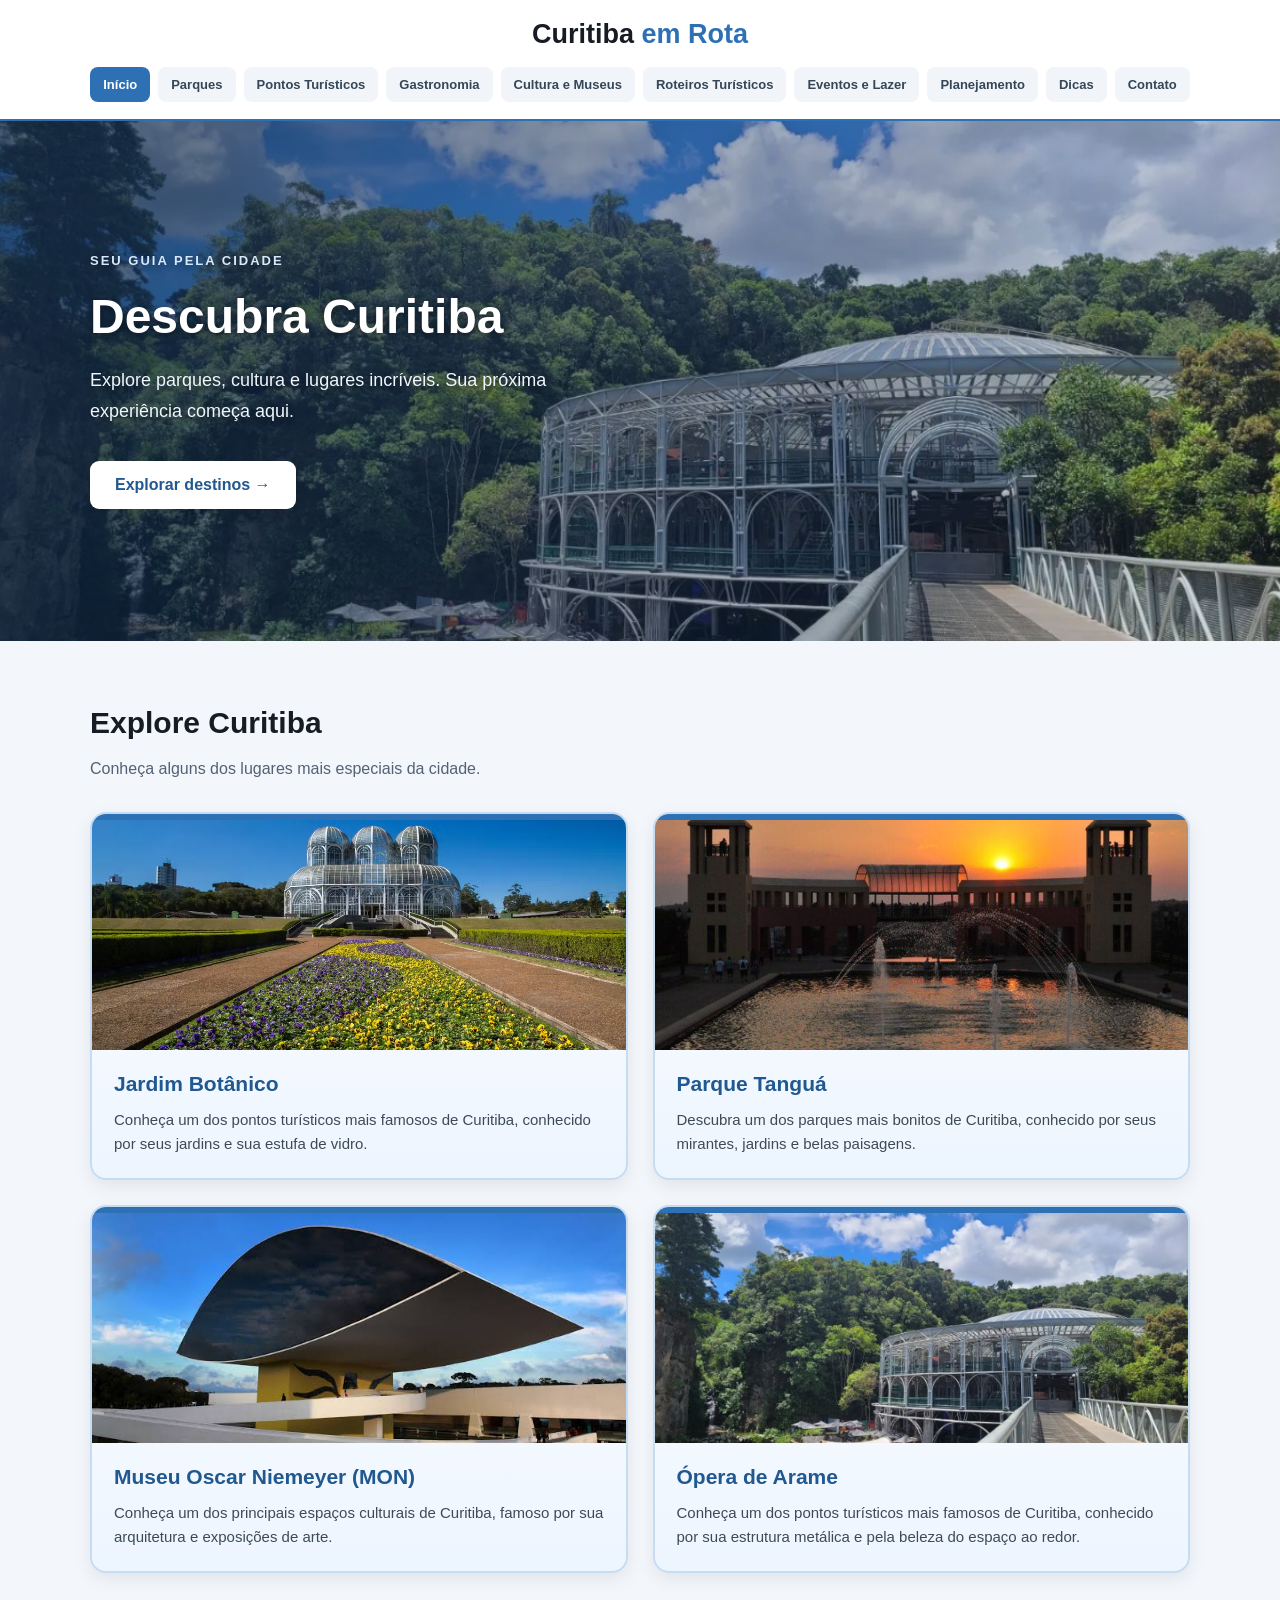
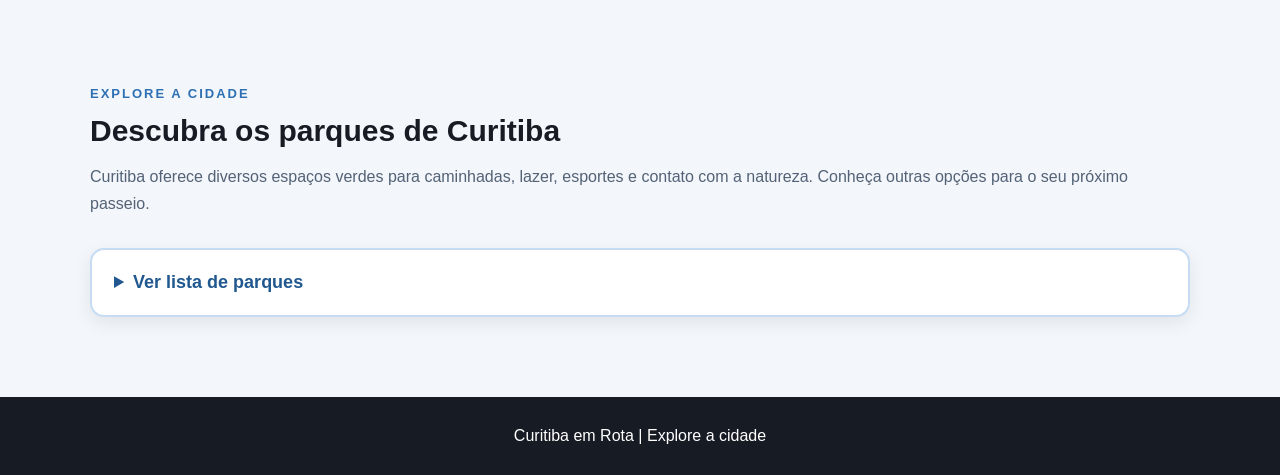
<file: index.html>
<!DOCTYPE html>
<html lang="pt-BR">
<head>
    <meta charset="UTF-8">
    <meta name="viewport" content="width=device-width, initial-scale=1.0">
    <title>Curitiba em Rota</title>
    <meta http-equiv="refresh" content="0; url=Projeto%20Curitiba%20em%20Rota.2026%20-%20Copia/HTML/index.html">
</head>
<body>
    <p>Redirecionando para Curitiba em Rota...</p>
    <a href="Projeto%20Curitiba%20em%20Rota.2026%20-%20Copia/HTML/index.html">Acessar o site</a>
</body>
</html>
</file>
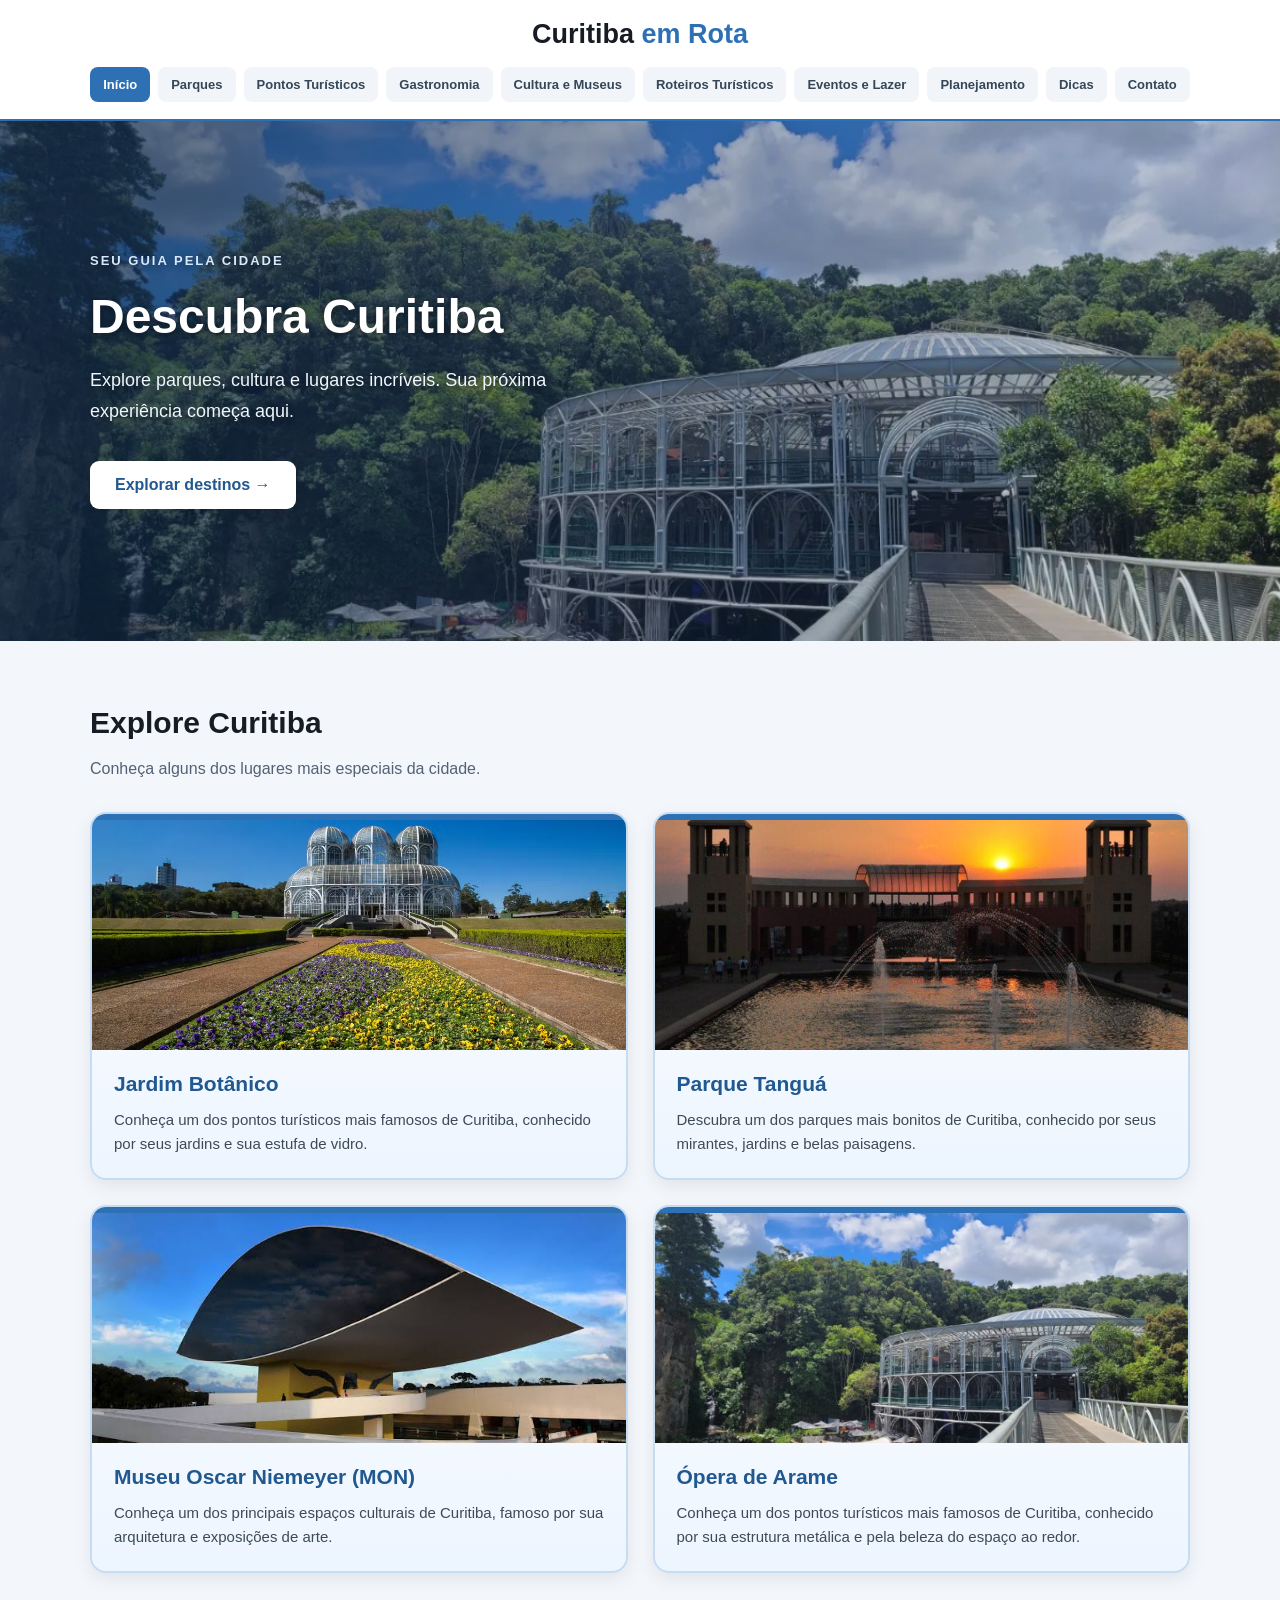
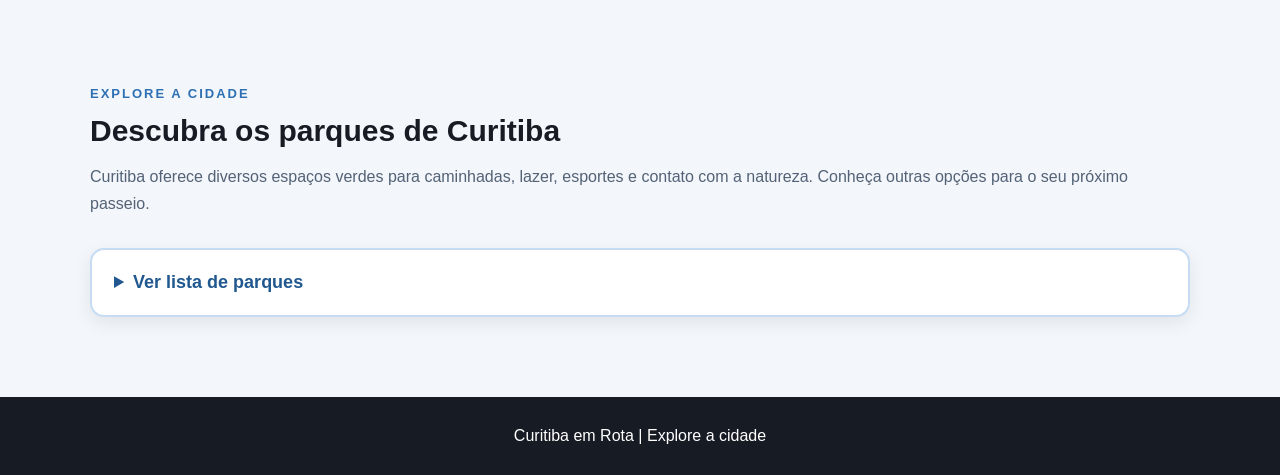
<file: Projeto Curitiba em Rota.2026 - Copia/HTML/index.html>
<!DOCTYPE html>
<html lang="pt-BR">

<head>
    <meta charset="UTF-8">
    <meta name="viewport" content="width=device-width, initial-scale=1.0">
    <meta name="description" content="Explore os parques, pontos turísticos e atrações culturais de Curitiba.">

    <title>Curitiba em Rota | Guia Turístico</title>
    <link rel="stylesheet" href="../CSS/style.css">
    <script src="../JavaScripts/scripts.js" defer></script>
</head>

<body>

    <header class="topo">
        <div class="container topo-conteudo">

            <a href="index.html" class="logo">
                Curitiba <span>em Rota</span>
            </a>

            <nav class="menu" aria-label="Menu principal">
                <a href="index.html" aria-current="page">Início</a>
                <a href="parques.html">Parques</a>
                <a href="pontos.turisticos.html">Pontos Turísticos</a>
                <a href="gastronomia.html">Gastronomia</a>
                <a href="cultura.html">Cultura e Museus</a>
                <a href="roteiros.html">Roteiros Turísticos</a>
                <a href="eventos.html">Eventos e Lazer</a>
                <a href="planejamento.html">Planejamento</a>
                <a href="dicas.html">Dicas</a>
                <a href="contato.html">Contato</a>
            </nav>

        </div>
    </header>

    <main>

        <section class="destaque destaque-inicio">

            <div class="slide ativo"
                style="background-image: url('../Imagem/opera-de-arame.pjg.png');">
            </div>

            <div class="slide"
                style="background-image: url('../Imagem/Jardim\ botanico.png');">
            </div>

            <div class="slide"
                style="background-image: url('../Imagem/Parque-Tangua-720x511.jpg');">
            </div>

            <div class="slide"
                style="background-image: url('../Imagem/bondinho.jpg');">
            </div>

            <div class="slide"
                style="background-image: url('../Imagem/images.mon.jpg');">
            </div>

            <div class="slide"
                style="background-image: url('../Imagem/Parque.barigui.jpg');">
            </div>

            <div class="slide"
                style="background-image: url('../Imagem/tingui.jpg');">
            </div>

            <div class="slide"
                style="background-image: url('../Imagem/bacacheri.jpg');">
            </div>

            <div class="slide"
                style="background-image: url('../Imagem/passauna.jpg');">
            </div>

            <div class="container">

                <p class="etiqueta">
                    SEU GUIA PELA CIDADE
                </p>

                <h1>Descubra Curitiba</h1>

                <p class="destaque-texto">
                    Explore parques, cultura e lugares incríveis.
                    Sua próxima experiência começa aqui.
                </p>

                <a href="#destinos" class="botao">
                    Explorar destinos →
                </a>

            </div>

        </section>

        <section id="destinos" class="destinos container">

            <h2>Explore Curitiba</h2>

            <p class="subtitulo">
                Conheça alguns dos lugares mais especiais da cidade.
            </p>

            <div class="grade-cartoes">

                <a href="parques.html" class="cartao">

                    <img
                        src="../Imagem/Jardim botanico.png"
                        alt="Estufa do Jardim Botânico de Curitiba"
                        loading="lazy">

                    <div class="cartao-conteudo">

                        <h3>Jardim Botânico</h3>

                        <p>
                            Conheça um dos pontos turísticos mais famosos
                            de Curitiba, conhecido por seus jardins
                            e sua estufa de vidro.
                        </p>

                    </div>

                </a>

                <a href="parques.html" class="cartao">

                    <img
                        src="../Imagem/Parque-Tangua-720x511.jpg"
                        alt="Paisagem do Parque Tanguá"
                        loading="lazy">

                    <div class="cartao-conteudo">

                        <h3>Parque Tanguá</h3>

                        <p>
                            Descubra um dos parques mais bonitos de Curitiba,
                            conhecido por seus mirantes, jardins
                            e belas paisagens.
                        </p>

                    </div>

                </a>

                <a href="cultura.html" class="cartao">

                    <img
                        src="../Imagem/images.mon.jpg"
                        alt="Museu Oscar Niemeyer em Curitiba"
                        loading="lazy">

                    <div class="cartao-conteudo">

                        <h3>Museu Oscar Niemeyer (MON)</h3>

                        <p>
                            Conheça um dos principais espaços culturais
                            de Curitiba, famoso por sua arquitetura
                            e exposições de arte.
                        </p>

                    </div>

                </a>

                <a href="pontos-turisticos.html" class="cartao">

                    <img
                        src="../Imagem/opera-de-arame.pjg.png"
                        alt="Ópera de Arame em Curitiba"
                        loading="lazy">

                    <div class="cartao-conteudo">

                        <h3>Ópera de Arame</h3>

                        <p>
                            Conheça um dos pontos turísticos mais famosos
                            de Curitiba, conhecido por sua estrutura
                            metálica e pela beleza do espaço ao redor.
                        </p>

                    </div>

                </a>

            </div>

        </section>

        <section class="catalogo-parques container">

            <p class="etiqueta-catalogo">
                EXPLORE A CIDADE
            </p>

            <h2>Descubra os parques de Curitiba</h2>

            <p class="subtitulo">
                Curitiba oferece diversos espaços verdes para caminhadas,
                lazer, esportes e contato com a natureza.
                Conheça outras opções para o seu próximo passeio.
            </p>

            <details class="catalogo-lista">

                <summary>Ver lista de parques</summary>

                <ul class="nomes-parques">
                    <li>Parque Atuba</li>
                    <li>Parque Bacacheri</li>
                    <li>Parque Barigui</li>
                    <li>Parque Barreirinha</li>
                    <li>Parque Caiuá</li>
                    <li>Parque Cambuí</li>
                    <li>Parque das Nascentes do Belém</li>
                    <li>Parque das Pedreiras</li>
                    <li>Parque Diadema</li>
                    <li>Parque do Centenário da Imigração Japonesa</li>
                    <li>Parque dos Tropeiros</li>
                    <li>Parque Gomm</li>
                    <li>Parque Guairacá</li>
                    <li>Parque Italiano</li>
                    <li>Parque Lago Azul</li>
                    <li>Parque Linear Cajuru</li>
                    <li>Parque Linear Mairi</li>
                    <li>Parque Linear Mané Garrincha</li>
                    <li>Parque Yberê</li>
                    <li>Parque Náutico</li>
                    <li>Parque Olímpico do Cajuru</li>
                    <li>Parque Passaúna</li>
                    <li>Parque Pinhal de Santana</li>
                    <li>Parque São Lourenço</li>
                    <li>Parque do Semeador</li>
                    <li>Parque Tanguá</li>
                    <li>Parque Tingui</li>
                    <li>Parque Túlio Vargas</li>
                    <li>Parque Vista Alegre</li>
                    <li>Parque Costa</li>
                    <li>Parque São Francisco de Assis</li>
                    <li>Parque Rio Bonito do Tatuquara</li>
                </ul>

                <p class="aviso-catalogo">
                    Catálogo em ampliação. Outros parques
                    e bosques serão adicionados.
                </p>

            </details>

        </section>

    </main>

    <footer class="rodape text-center">
        <p>Curitiba em Rota | Explore a cidade</p>
    </footer>

</body>
</html>
</file>
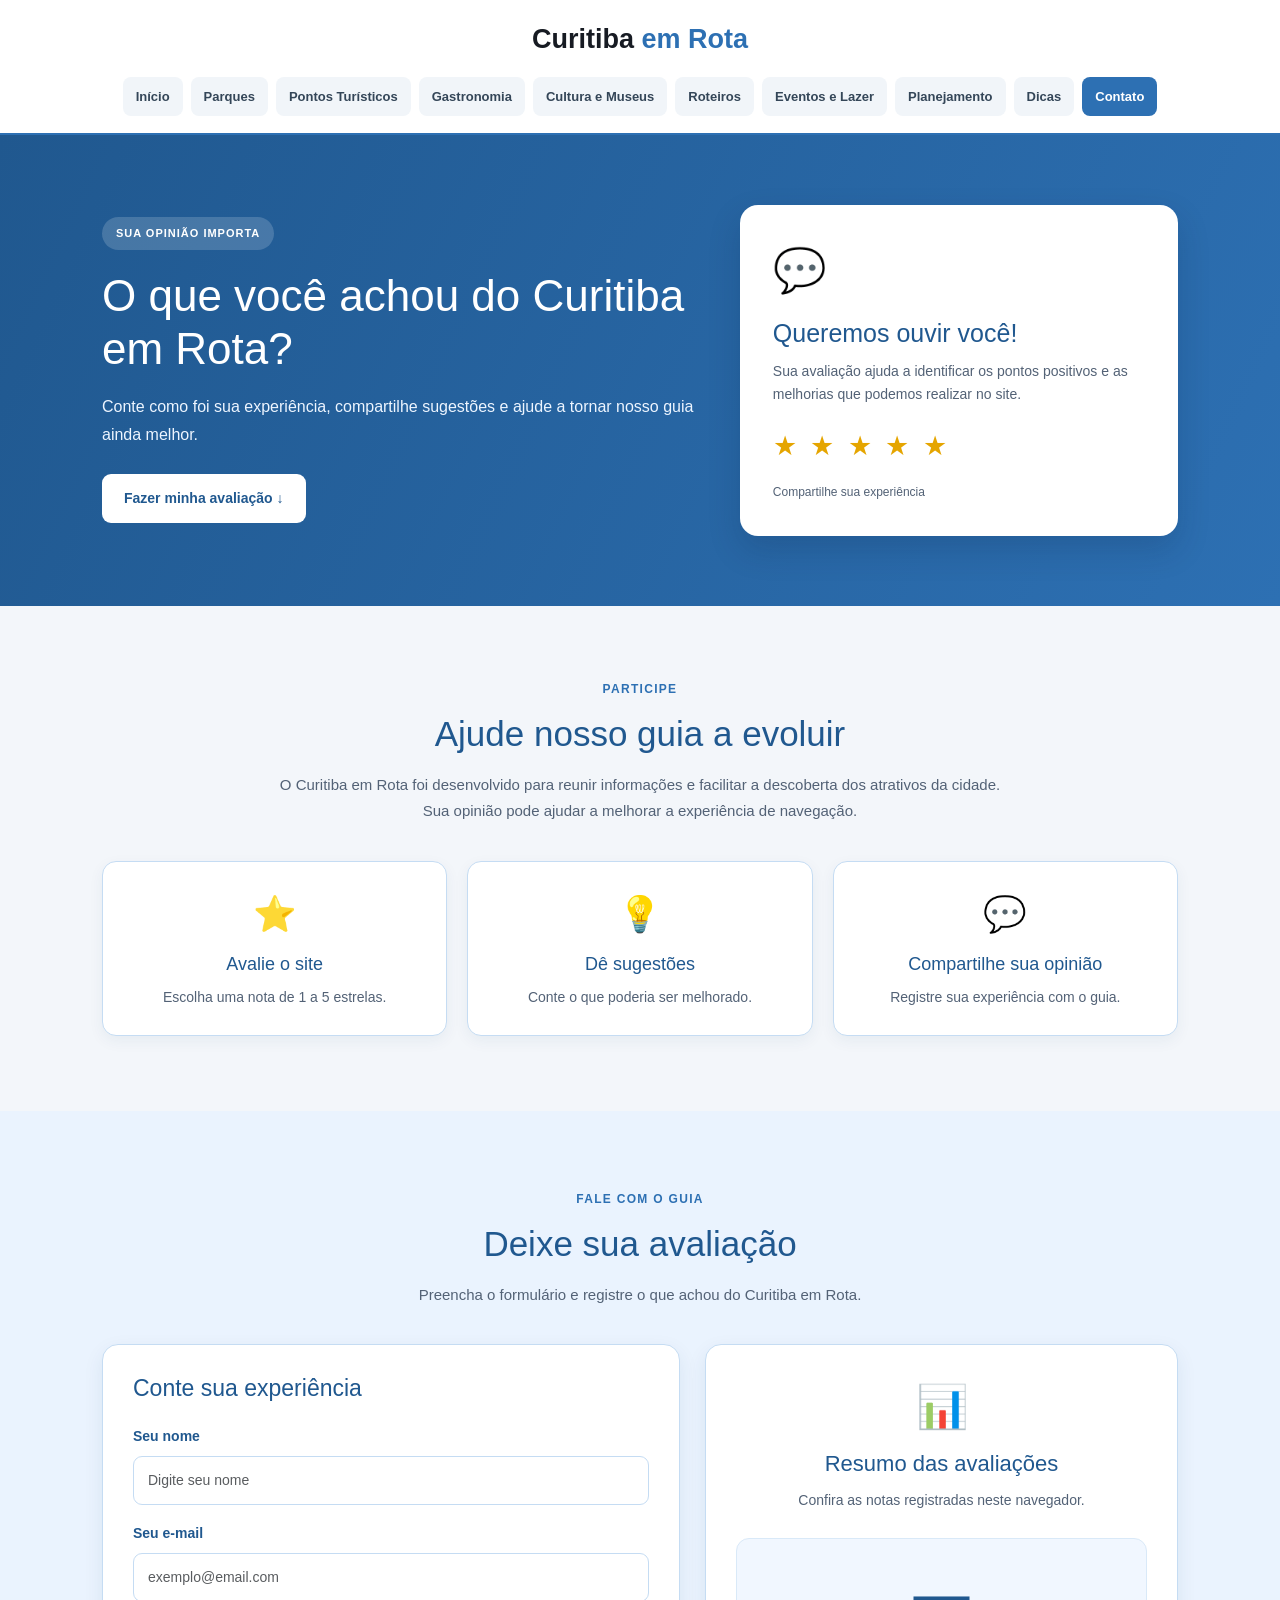
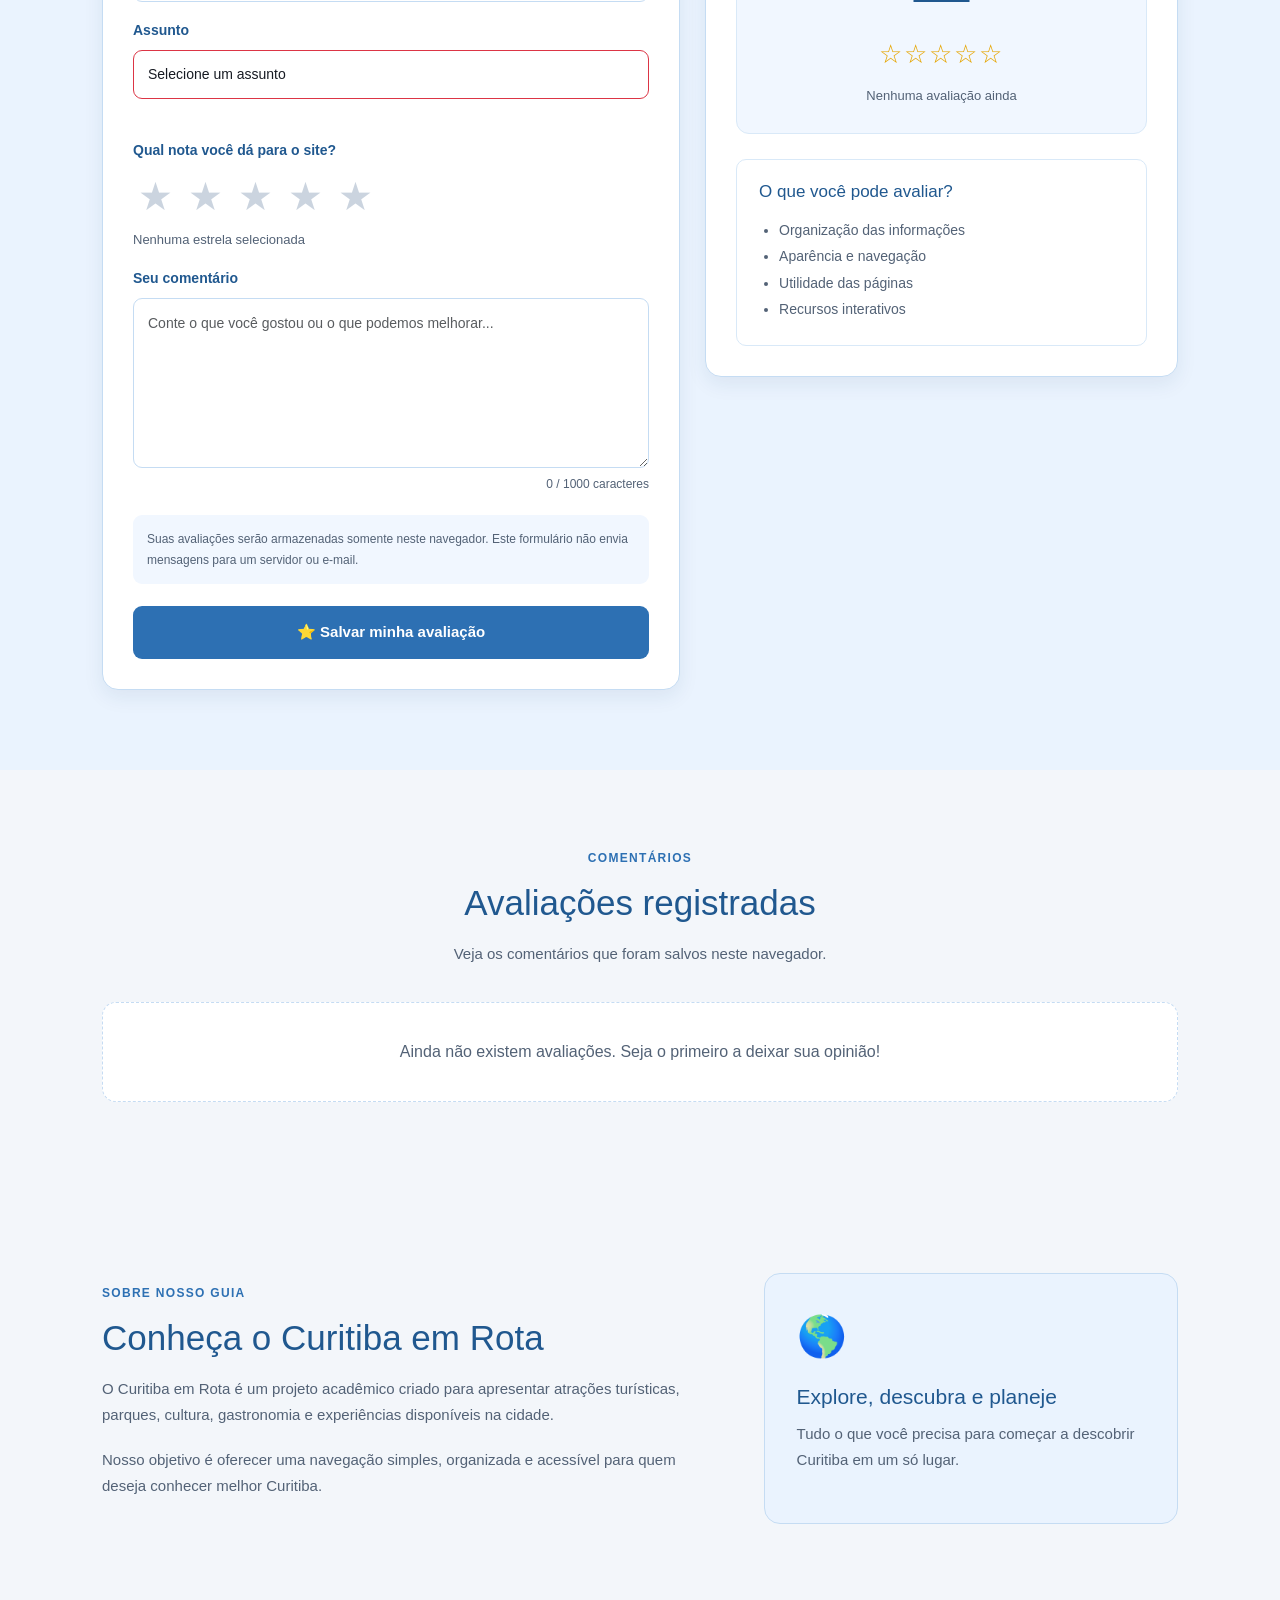
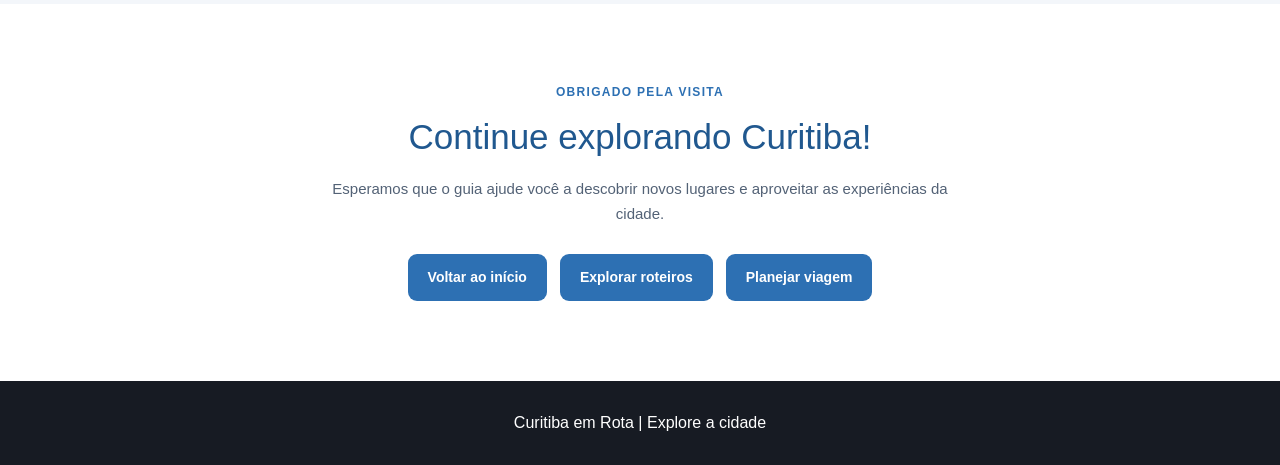
<file: Projeto Curitiba em Rota.2026 - Copia/HTML/contato.html>
<!DOCTYPE html>
<html lang="pt-BR">

<head>
    <meta charset="UTF-8">
    <meta name="viewport"
          content="width=device-width, initial-scale=1.0">
    <meta name="description"
          content="Avalie o Curitiba em Rota e compartilhe sua opinião sobre nosso guia turístico.">
    <title>Contato e Avaliação | Curitiba em Rota</title>

        <link rel="stylesheet" href="../Bootstrap/css/bootstrap.min.css">
        <link rel="stylesheet" href="../CSS/style.css">

        <script src="../Bootstrap/js/bootstrap.bundle.min.js" defer></script>
        <script src="../JavaScripts/contato.js" defer></script>
</head>

<body class="pagina-contato">

    <header class="topo">
        <div class="container topo-conteudo">
            <a href="index.html" class="logo">
                Curitiba <span>em Rota</span>
            </a>

            <nav class="menu" aria-label="Menu principal">
                <a href="index.html">Início</a>
                <a href="parques.html">Parques</a>
                <a href="pontos.turisticos.html">
                    Pontos Turísticos
                </a>
                <a href="gastronomia.html">Gastronomia</a>
                <a href="cultura.html">Cultura e Museus</a>
                <a href="roteiros.html">Roteiros</a>
                <a href="eventos.html">Eventos e Lazer</a>
                <a href="planejamento.html">Planejamento</a>
                <a href="dicas.html">Dicas</a>
                <a href="contato.html" aria-current="page">
                    Contato
                </a>
            </nav>
        </div>
    </header>

    <main>

        <section class="ct10-hero">
            <div class="container ct10-hero-grade">

                <div class="ct10-hero-texto">
                    <span class="ct10-selo">
                        SUA OPINIÃO IMPORTA
                    </span>

                    <h1>
                        O que você achou do
                        Curitiba em Rota?
                    </h1>

                    <p>
                        Conte como foi sua experiência,
                        compartilhe sugestões e ajude
                        a tornar nosso guia ainda melhor.
                    </p>

                    <a href="#avaliar"
                       class="ct10-botao-claro">
                        Fazer minha avaliação ↓
                    </a>
                </div>

                <div class="ct10-hero-quadro">
                    <span class="ct10-quadro-icone">
                        💬
                    </span>

                    <h2>Queremos ouvir você!</h2>

                    <p>
                        Sua avaliação ajuda a identificar
                        os pontos positivos e as melhorias
                        que podemos realizar no site.
                    </p>

                    <div class="ct10-quadro-estrelas">
                        ★ ★ ★ ★ ★
                    </div>

                    <small>
                        Compartilhe sua experiência
                    </small>
                </div>

            </div>
        </section>

        <section class="ct10-intro container">
            <span class="ct10-etiqueta">
                PARTICIPE
            </span>

            <h2>Ajude nosso guia a evoluir</h2>

            <p>
                O Curitiba em Rota foi desenvolvido
                para reunir informações e facilitar
                a descoberta dos atrativos da cidade.
                Sua opinião pode ajudar a melhorar
                a experiência de navegação.
            </p>

            <div class="ct10-beneficios">

                <article>
                    <span>⭐</span>
                    <h3>Avalie o site</h3>
                    <p>
                        Escolha uma nota de 1 a 5 estrelas.
                    </p>
                </article>

                <article>
                    <span>💡</span>
                    <h3>Dê sugestões</h3>
                    <p>
                        Conte o que poderia ser melhorado.
                    </p>
                </article>

                <article>
                    <span>💬</span>
                    <h3>Compartilhe sua opinião</h3>
                    <p>
                        Registre sua experiência com o guia.
                    </p>
                </article>

            </div>
        </section>

        <section id="avaliar" class="ct10-avaliacao">
            <div class="container">

                <div class="ct10-titulo-secao">
                    <span class="ct10-etiqueta">
                        FALE COM O GUIA
                    </span>

                    <h2>Deixe sua avaliação</h2>

                    <p>
                        Preencha o formulário e registre
                        o que achou do Curitiba em Rota.
                    </p>
                </div>

                <div class="ct10-avaliacao-grade">

                    <form id="ct10-formulario"
                          class="ct10-formulario needs validation">

                        <h3>Conte sua experiência</h3>

                        <label for="ct10-nome">
                            Seu nome
                        </label>

                        <input type="text"
                                    id="ct10-nome"
                                    name="nome"
                                    class="form-control"
                                    minlength="3"
                                    maxlength="60"
                                    pattern="[A-Za-zÀ-ÿ ]{3,60}"
                                    placeholder="Digite seu nome"
                                    autocomplete="name"
                                    required>

                        <label for="ct10-email">Seu e-mail</label>

                          <input type="email"
                              id="ct10-email"
                              name="email"
                              class="form-control"                    
                              maxlength="120"
                              placeholder="exemplo@email.com"
                              autocomplete="email"
                              required>
                        <label for="ct10-assunto">
                            Assunto
                        </label>
                            <select id="ct10-assunto"
                                name="assunto"
                                class="form-select"
                                required>

                            <option value="">
                                Selecione um assunto
                            </option>

                            <option value="Elogio">
                                Elogio
                            </option>

                            <option value="Sugestão">
                                Sugestão
                            </option>

                            <option value="Problema encontrado">
                                Problema encontrado
                            </option>

                            <option value="Opinião geral">
                                Opinião geral
                            </option>
                        </select>

                        <fieldset class="ct10-estrelas-campo">

                            <legend>
                                Qual nota você dá para o site?
                            </legend>

                            <div class="ct10-estrelas"
                                 id="ct10-estrelas">

                                <button type="button"
                                        class="ct10-estrela"
                                        data-nota="1"
                                        aria-label="Avaliar com 1 estrela"
                                        aria-pressed="false">
                                    ★
                                </button>

                                <button type="button"
                                        class="ct10-estrela"
                                        data-nota="2"
                                        aria-label="Avaliar com 2 estrelas"
                                        aria-pressed="false">
                                    ★
                                </button>

                                <button type="button"
                                        class="ct10-estrela"
                                        data-nota="3"
                                        aria-label="Avaliar com 3 estrelas"
                                        aria-pressed="false">
                                    ★
                                </button>

                                <button type="button"
                                        class="ct10-estrela"
                                        data-nota="4"
                                        aria-label="Avaliar com 4 estrelas"
                                        aria-pressed="false">
                                    ★
                                </button>

                                <button type="button"
                                        class="ct10-estrela"
                                        data-nota="5"
                                        aria-label="Avaliar com 5 estrelas"
                                        aria-pressed="false">
                                    ★
                                </button>

                            </div>

                            <p id="ct10-nota-texto">
                                Nenhuma estrela selecionada
                            </p>

                        </fieldset>

                        <label for="ct10-comentario">
                            Seu comentário
                        </label>

                        <textarea id="ct10-comentario"
                                name="comentario"
                                class="form-control"
                                rows="6"
                                minlength="10"
                                maxlength="1000"
                                placeholder="Conte o que você gostou ou o que podemos melhorar..."
                                required></textarea>
                        <div class="ct10-contador-texto">
                            <span id="ct10-caracteres">
                                0 / 1000 caracteres
                            </span>
                        </div>

                        <p class="ct10-privacidade">
                            Suas avaliações serão armazenadas
                            somente neste navegador. Este
                            formulário não envia mensagens
                            para um servidor ou e-mail.
                        </p>

                       <button type="submit"
                            class="ct10-enviar btn btn-primary">
                        ⭐ Salvar minha avaliação
                       </button>
                        <p id="ct10-mensagem"
                           class="ct10-mensagem"
                           role="status"
                           aria-live="polite"></p>

                    </form>

                    <aside class="ct10-resumo">

                        <div class="ct10-resumo-topo">
                            <span>📊</span>
                            <h3>Resumo das avaliações</h3>

                            <p>
                                Confira as notas registradas
                                neste navegador.
                            </p>
                        </div>

                        <div class="ct10-nota-geral">

                            <strong id="ct10-media">
                                —
                            </strong>

                            <span id="ct10-media-estrelas"
                                  class="ct10-media-estrelas">
                                ☆☆☆☆☆
                            </span>

                            <small id="ct10-total">
                                Nenhuma avaliação ainda
                            </small>

                        </div>

                        <div class="ct10-resumo-info">
                            <h4>O que você pode avaliar?</h4>

                            <ul>
                                <li>
                                    Organização das informações
                                </li>
                                <li>
                                    Aparência e navegação
                                </li>
                                <li>
                                    Utilidade das páginas
                                </li>
                                <li>
                                    Recursos interativos
                                </li>
                            </ul>
                        </div>

                    </aside>

                </div>
            </div>
        </section>

        <section class="ct10-depoimentos">
            <div class="container">

                <div class="ct10-titulo-secao">
                    <span class="ct10-etiqueta">
                        COMENTÁRIOS
                    </span>

                    <h2>Avaliações registradas</h2>

                    <p>
                        Veja os comentários que foram
                        salvos neste navegador.
                    </p>
                </div>

                <div id="ct10-lista-avaliacoes"
                     class="ct10-lista-avaliacoes"
                     aria-live="polite">

                    <p class="ct10-vazio">
                        Ainda não existem avaliações.
                        Seja o primeiro a deixar sua opinião!
                    </p>

                </div>
            </div>
        </section>

        <section class="ct10-sobre container">

            <div class="ct10-sobre-grade">

                <div>
                    <span class="ct10-etiqueta">
                        SOBRE NOSSO GUIA
                    </span>

                    <h2>Conheça o Curitiba em Rota</h2>

                    <p>
                        O Curitiba em Rota é um projeto
                        acadêmico criado para apresentar
                        atrações turísticas, parques,
                        cultura, gastronomia e experiências
                        disponíveis na cidade.
                    </p>

                    <p>
                        Nosso objetivo é oferecer uma
                        navegação simples, organizada
                        e acessível para quem deseja
                        conhecer melhor Curitiba.
                    </p>
                </div>

                <div class="ct10-sobre-quadro">
                    <span>🌎</span>

                    <h3>Explore, descubra e planeje</h3>

                    <p>
                        Tudo o que você precisa para começar
                        a descobrir Curitiba em um só lugar.
                    </p>
                </div>

            </div>
        </section>

        <section class="ct10-final">
            <div class="container">

                <span class="ct10-etiqueta">
                    OBRIGADO PELA VISITA
                </span>

                <h2>Continue explorando Curitiba!</h2>

                <p>
                    Esperamos que o guia ajude você
                    a descobrir novos lugares e aproveitar
                    as experiências da cidade.
                </p>

                <div class="ct10-links-finais">

                    <a href="index.html">
                        Voltar ao início
                    </a>

                    <a href="roteiros.html">
                        Explorar roteiros
                    </a>

                    <a href="planejamento.html">
                        Planejar viagem
                    </a>

                </div>

            </div>
        </section>

    </main>

    <footer class="rodape">
        <p>
            Curitiba em Rota | Explore a cidade
        </p>
    </footer>

</body>
</html>
</file>
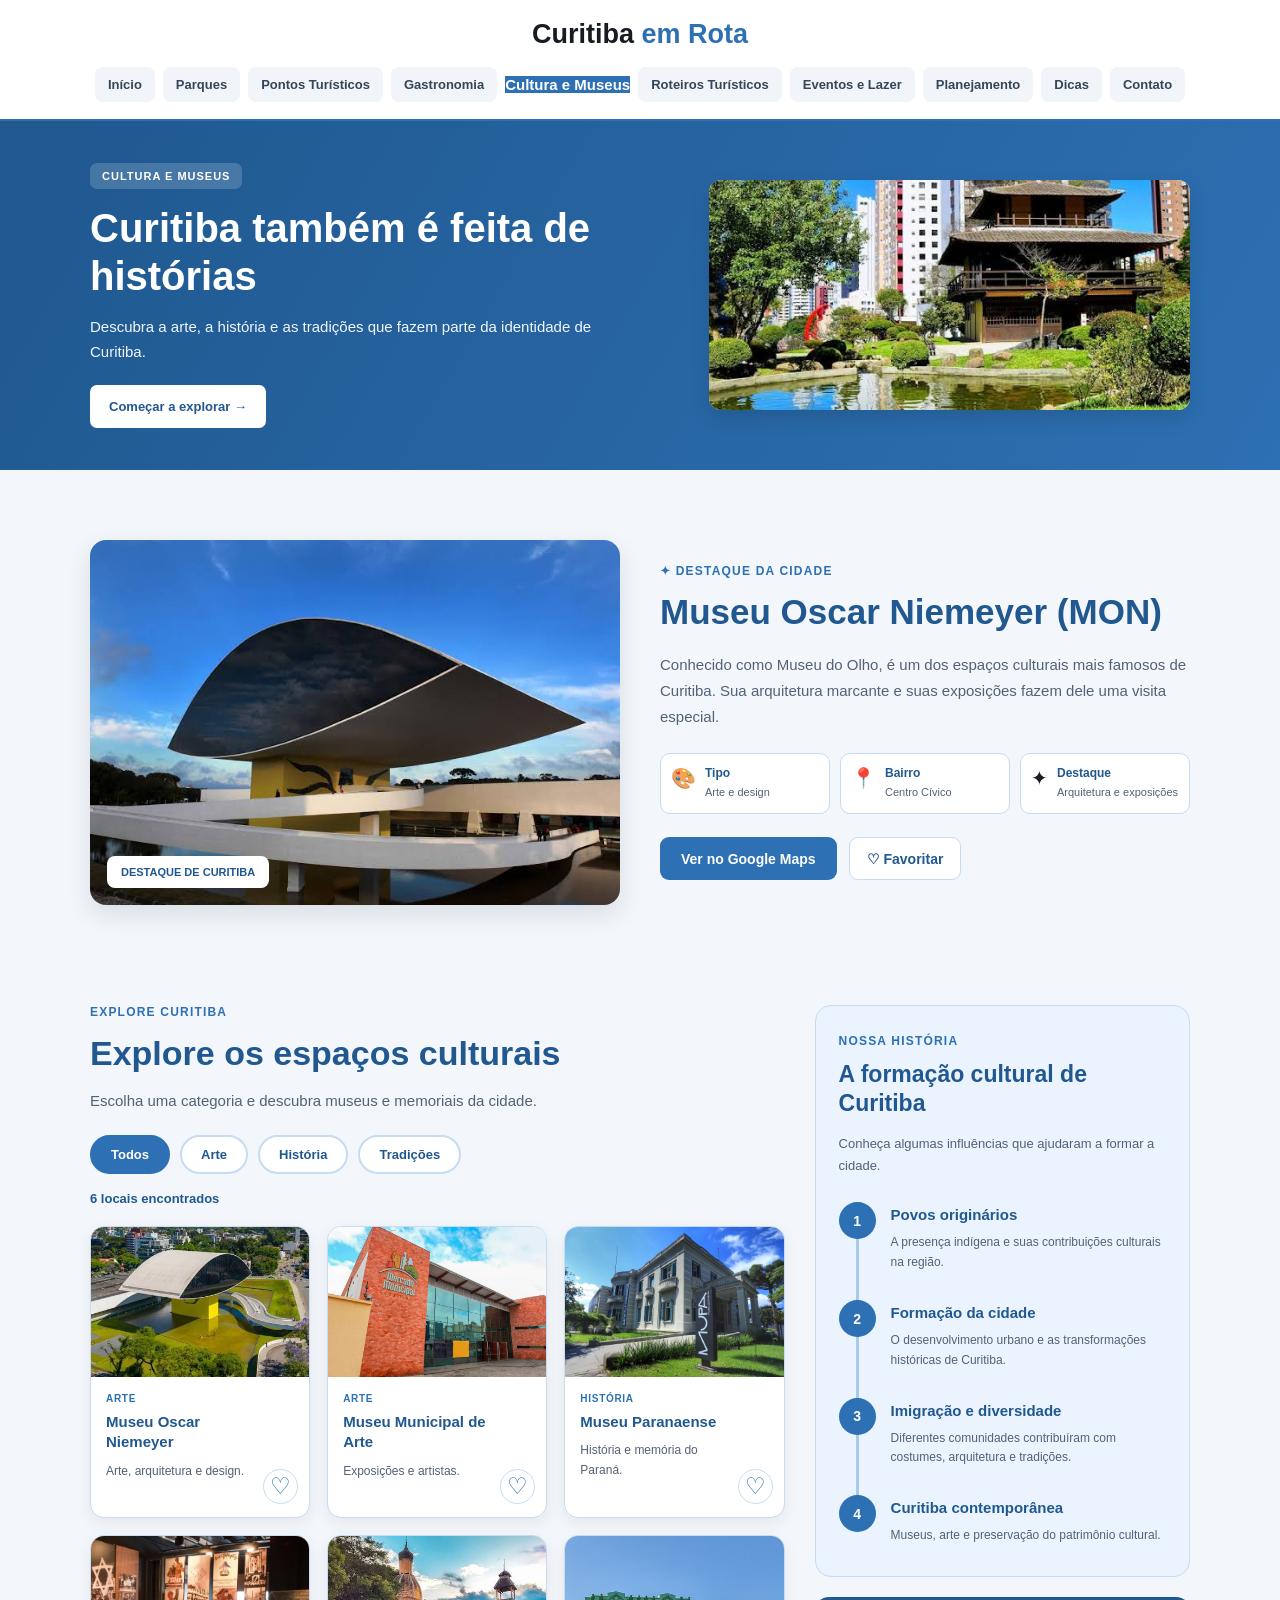
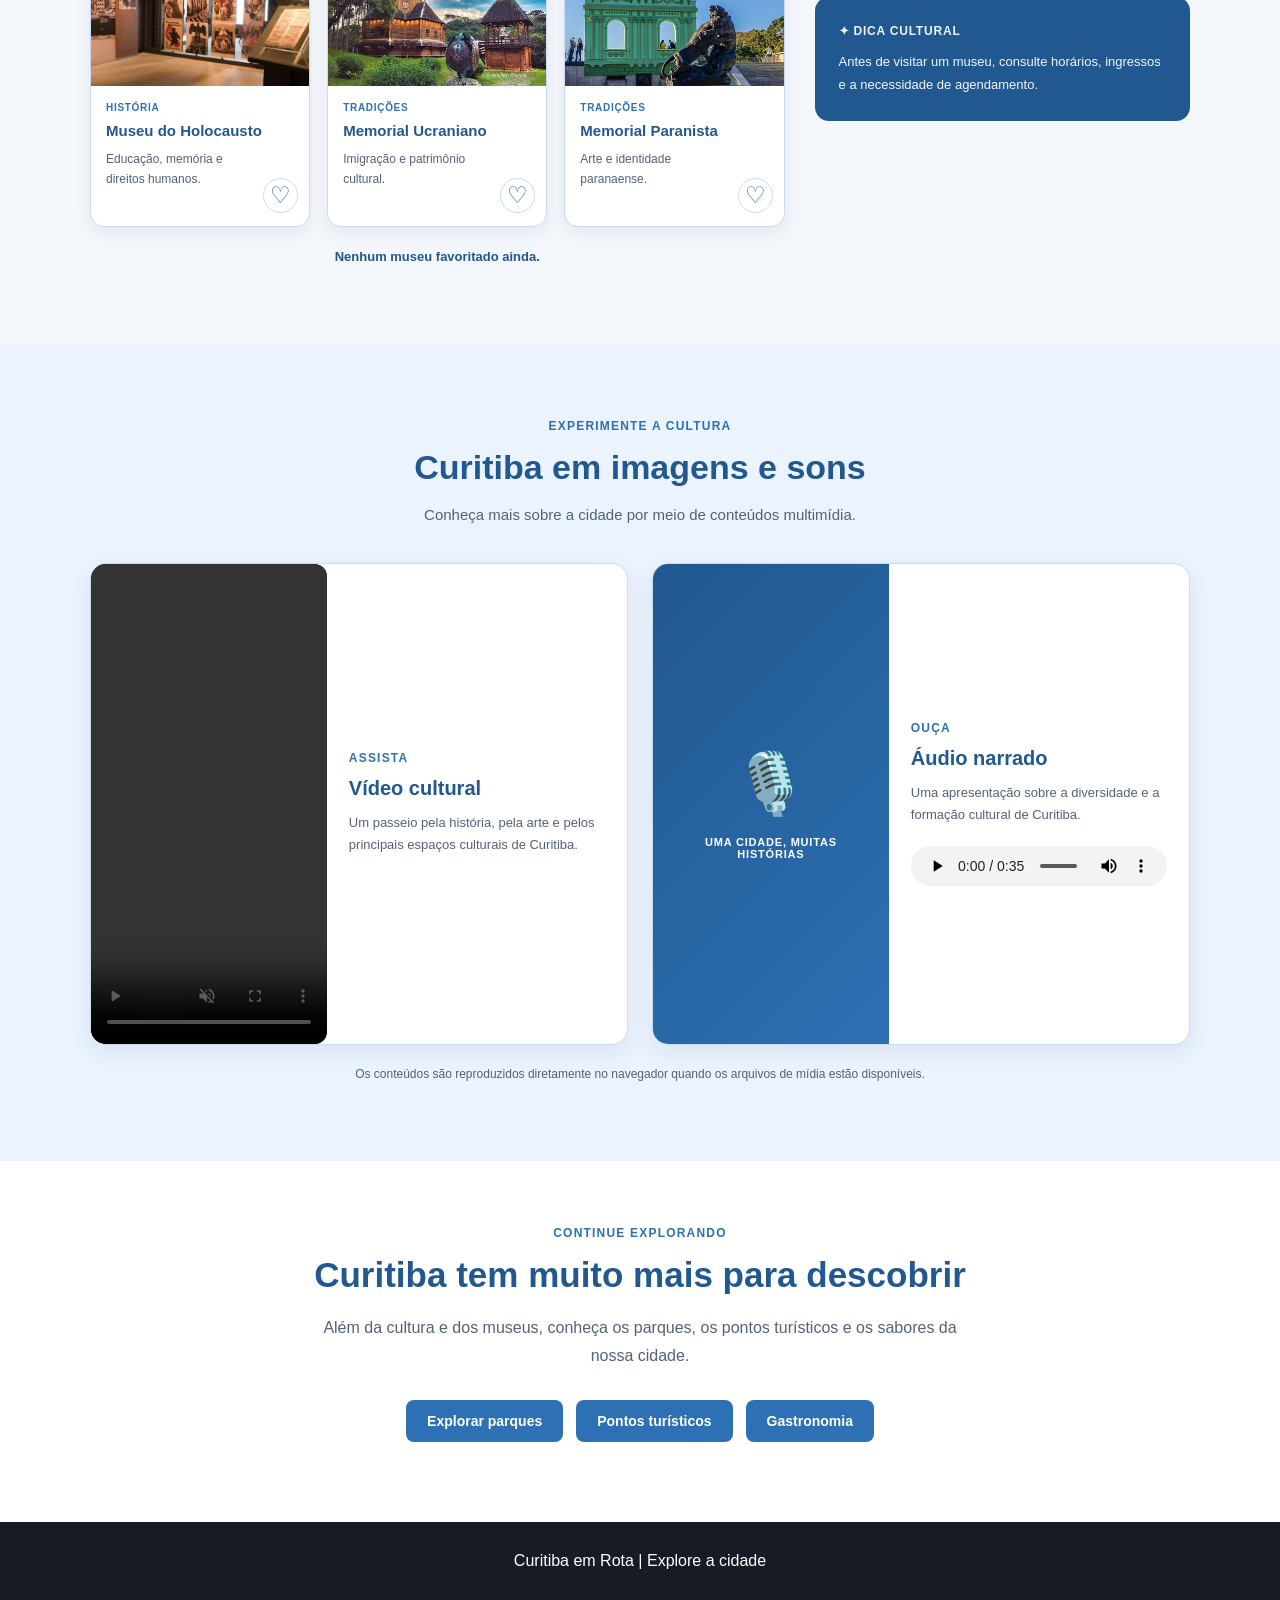
<file: Projeto Curitiba em Rota.2026 - Copia/HTML/cultura.html>
<!DOCTYPE html>
<html lang="pt-BR">

<head>
    <meta charset="UTF-8">
    <meta name="viewport" content="width=device-width, initial-scale=1.0">
    <meta name="description" content="Descubra a arte, a história, os museus e as tradições de Curitiba no Curitiba em Rota.">
    <title>Cultura e Museus | Curitiba em Rota</title>
    <link rel="stylesheet" href="../CSS/style.css">
    <script src="../JavaScripts/cultura.js" defer></script>
</head>

<body class="pagina-cultura">

    <header class="topo">
        <div class="container topo-conteudo">
            <a href="index.html" class="logo">
                Curitiba <span>em Rota</span>
            </a>

            <nav class="menu" aria-label="Menu principal">
                <a href="index.html">Início</a>
                <a href="parques.html">Parques</a>
                <a href="pontos.turisticos.html">Pontos Turísticos</a>
                <a href="gastronomia.html">Gastronomia</a>
                <a href="cultura.html" aria-current="page">Cultura e Museus</a>
                <a href="roteiros.html">Roteiros Turísticos</a>
                <a href="eventos.html">Eventos e Lazer</a>
                <a href="planejamento.html">Planejamento</a>
                <a href="dicas.html">Dicas</a>
                <a href="contato.html">Contato</a>
            </nav>
        </div>
    </header>

    <main>

        <section class="cult5-hero">
            <div class="container cult5-hero-grade">

                <div class="cult5-hero-conteudo">
                    <span class="cult5-selo">CULTURA E MUSEUS</span>

                    <h1>Curitiba também é feita de histórias</h1>

                    <p>
                        Descubra a arte, a história e as tradições
                        que fazem parte da identidade de Curitiba.
                    </p>

                    <a href="#museu-destaque"
                       class="cult5-botao cult5-botao-primario">
                        Começar a explorar →
                    </a>
                </div>

                <div class="cult5-hero-foto">
                    <img
                        src="../Imagem/praca-do-japao.jpg"
                        alt="Praça do Japão em Curitiba">
                </div>

            </div>
        </section>

        <section id="museu-destaque" class="cult5-destaque container">

            <div class="cult5-destaque-imagem">
                <img
                    src="../Imagem/images.mon.jpg"
                    alt="Arquitetura do Museu Oscar Niemeyer">

                <span class="cult5-etiqueta-foto">
                    DESTAQUE DE CURITIBA
                </span>
            </div>

            <div class="cult5-destaque-texto">

                <span class="cult5-subtitulo">
                    ✦ DESTAQUE DA CIDADE
                </span>

                <h2>Museu Oscar Niemeyer (MON)</h2>

                <p>
                    Conhecido como Museu do Olho, é um dos espaços
                    culturais mais famosos de Curitiba. Sua arquitetura
                    marcante e suas exposições fazem dele uma visita especial.
                </p>

                <div class="cult5-informacoes">

                    <div class="cult5-info">
                        <span>🎨</span>
                        <div>
                            <strong>Tipo</strong>
                            <small>Arte e design</small>
                        </div>
                    </div>

                    <div class="cult5-info">
                        <span>📍</span>
                        <div>
                            <strong>Bairro</strong>
                            <small>Centro Cívico</small>
                        </div>
                    </div>

                    <div class="cult5-info">
                        <span>✦</span>
                        <div>
                            <strong>Destaque</strong>
                            <small>Arquitetura e exposições</small>
                        </div>
                    </div>

                </div>

                <div class="cult5-acoes">

                    <a
                        href="https://www.google.com/maps/search/?api=1&amp;query=Museu+Oscar+Niemeyer+Curitiba"
                        target="_blank"
                        rel="noopener noreferrer"
                        class="cult5-botao cult5-botao-roxo">
                        Ver no Google Maps
                    </a>

                    <button
                        type="button"
                        class="cult5-favorito cult5-favorito-destaque"
                        data-favorito="mon"
                        aria-pressed="false">
                        ♡ Favoritar
                    </button>

                </div>
            </div>

        </section>

        <section id="explorar" class="cult5-exploracao container">

            <div class="cult5-coluna-principal">

                <div class="cult5-cabecalho-secao">
                    <span class="cult5-subtitulo">EXPLORE CURITIBA</span>
                    <h2>Explore os espaços culturais</h2>
                    <p>
                        Escolha uma categoria e descubra
                        museus e memoriais da cidade.
                    </p>
                </div>

                <div class="cult5-filtros"
                     role="group"
                     aria-label="Filtrar museus por categoria">

                    <button type="button"
                            class="cult5-filtro ativo"
                            data-filtro="todos"
                            aria-pressed="true">
                        Todos
                    </button>

                    <button type="button"
                            class="cult5-filtro"
                            data-filtro="arte"
                            aria-pressed="false">
                        Arte
                    </button>

                    <button type="button"
                            class="cult5-filtro"
                            data-filtro="historia"
                            aria-pressed="false">
                        História
                    </button>

                    <button type="button"
                            class="cult5-filtro"
                            data-filtro="tradicoes"
                            aria-pressed="false">
                        Tradições
                    </button>

                </div>

                <p id="cult5-contador"
                   class="cult5-contador"
                   aria-live="polite">
                    6 locais encontrados
                </p>

                <div class="cult5-grade-museus">

                    <article class="cult5-museu" data-categoria="arte">

                        <img
                            src="../Imagem/MOM.02.jpg"
                            alt="Museu Oscar Niemeyer"
                            loading="lazy">

                        <div class="cult5-museu-conteudo">
                            <span class="cult5-categoria">ARTE</span>
                            <h3>Museu Oscar Niemeyer</h3>
                            <p>Arte, arquitetura e design.</p>

                            <button
                                type="button"
                                class="cult5-favorito cult5-coracao"
                                data-favorito="mon"
                                aria-label="Favoritar Museu Oscar Niemeyer"
                                aria-pressed="false">
                                ♡
                            </button>
                        </div>

                    </article>

                    <article class="cult5-museu" data-categoria="arte">

                        <img
                            src="../Imagem/Mercado-Municipal.jpg"
                            alt="Museu Municipal de Arte"
                            loading="lazy">

                        <div class="cult5-museu-conteudo">
                            <span class="cult5-categoria">ARTE</span>
                            <h3>Museu Municipal de Arte</h3>
                            <p>Exposições e artistas.</p>

                            <button
                                type="button"
                                class="cult5-favorito cult5-coracao"
                                data-favorito="muma"
                                aria-label="Favoritar Museu Municipal de Arte"
                                aria-pressed="false">
                                ♡
                            </button>
                        </div>

                    </article>

                    <article class="cult5-museu" data-categoria="historia">

                        <img
                            src="../Imagem/museu-paranaense.jpg"
                            alt="Museu Paranaense"
                            loading="lazy">

                        <div class="cult5-museu-conteudo">
                            <span class="cult5-categoria">HISTÓRIA</span>
                            <h3>Museu Paranaense</h3>
                            <p>História e memória do Paraná.</p>

                            <button
                                type="button"
                                class="cult5-favorito cult5-coracao"
                                data-favorito="museu-paranaense"
                                aria-label="Favoritar Museu Paranaense"
                                aria-pressed="false">
                                ♡
                            </button>
                        </div>

                    </article>

                    <article class="cult5-museu" data-categoria="historia">

                        <img
                            src="../Imagem/museu-do-holocausto.jpg"
                            alt="Museu do Holocausto de Curitiba"
                            loading="lazy">

                        <div class="cult5-museu-conteudo">
                            <span class="cult5-categoria">HISTÓRIA</span>
                            <h3>Museu do Holocausto</h3>
                            <p>Educação, memória e direitos humanos.</p>

                            <button
                                type="button"
                                class="cult5-favorito cult5-coracao"
                                data-favorito="holocausto"
                                aria-label="Favoritar Museu do Holocausto"
                                aria-pressed="false">
                                ♡
                            </button>
                        </div>

                    </article>

                    <article class="cult5-museu" data-categoria="tradicoes">

                        <img
                            src="../Imagem/Memorial.ucraniano02.jpg"
                            alt="Memorial Ucraniano no Parque Tingui"
                            loading="lazy">

                        <div class="cult5-museu-conteudo">
                            <span class="cult5-categoria">TRADIÇÕES</span>
                            <h3>Memorial Ucraniano</h3>
                            <p>Imigração e patrimônio cultural.</p>

                            <button
                                type="button"
                                class="cult5-favorito cult5-coracao"
                                data-favorito="ucraniano"
                                aria-label="Favoritar Memorial Ucraniano"
                                aria-pressed="false">
                                ♡
                            </button>
                        </div>

                    </article>

                    <article class="cult5-museu" data-categoria="tradicoes">

                        <img
                            src="../Imagem/Memorial-Paranista-Jardim-das-Esculturas.jpg"
                            alt="Memorial Paranista de Curitiba"
                            loading="lazy">

                        <div class="cult5-museu-conteudo">
                            <span class="cult5-categoria">TRADIÇÕES</span>
                            <h3>Memorial Paranista</h3>
                            <p>Arte e identidade paranaense.</p>

                            <button
                                type="button"
                                class="cult5-favorito cult5-coracao"
                                data-favorito="paranista"
                                aria-label="Favoritar Memorial Paranista"
                                aria-pressed="false">
                                ♡
                            </button>
                        </div>

                    </article>

                </div>

                <p id="cult5-favoritos-total"
                   class="cult5-favoritos-total"
                   aria-live="polite">
                    Nenhum museu favoritado ainda.
                </p>

            </div>

            <aside class="cult5-lateral">

                <div class="cult5-tempo">

                    <span class="cult5-subtitulo">NOSSA HISTÓRIA</span>

                    <h2>A formação cultural de Curitiba</h2>

                    <p class="cult5-tempo-intro">
                        Conheça algumas influências
                        que ajudaram a formar a cidade.
                    </p>

                    <div class="cult5-etapas">

                        <article class="cult5-etapa">
                            <span class="cult5-numero">1</span>
                            <div>
                                <h3>Povos originários</h3>
                                <p>
                                    A presença indígena e suas
                                    contribuições culturais na região.
                                </p>
                            </div>
                        </article>

                        <article class="cult5-etapa">
                            <span class="cult5-numero">2</span>
                            <div>
                                <h3>Formação da cidade</h3>
                                <p>
                                    O desenvolvimento urbano e as
                                    transformações históricas de Curitiba.
                                </p>
                            </div>
                        </article>

                        <article class="cult5-etapa">
                            <span class="cult5-numero">3</span>
                            <div>
                                <h3>Imigração e diversidade</h3>
                                <p>
                                    Diferentes comunidades contribuíram
                                    com costumes, arquitetura e tradições.
                                </p>
                            </div>
                        </article>

                        <article class="cult5-etapa">
                            <span class="cult5-numero">4</span>
                            <div>
                                <h3>Curitiba contemporânea</h3>
                                <p>
                                    Museus, arte e preservação
                                    do patrimônio cultural.
                                </p>
                            </div>
                        </article>

                    </div>

                </div>

                <div class="cult5-dica-lateral">
                    <span>✦ DICA CULTURAL</span>
                    <p>
                        Antes de visitar um museu,
                        consulte horários, ingressos
                        e a necessidade de agendamento.
                    </p>
                </div>

            </aside>

        </section>

        <section class="cult5-multimidia">

            <div class="container">

                <div class="cult5-cabecalho-secao">
                    <span class="cult5-subtitulo">
                        EXPERIMENTE A CULTURA
                    </span>

                    <h2>Curitiba em imagens e sons</h2>

                    <p>
                        Conheça mais sobre a cidade
                        por meio de conteúdos multimídia.
                    </p>
                </div>

                <div class="cult5-midia-grade">

                    <article class="cult5-midia-card">

                        <div class="cult5-midia-visual">



<video
    controls
    autoplay
    muted
    loop
    playsinline
    preload="auto"
    width="270"
    height="480">

    <source
        src="../Video/WhatsApp Video 2026-11-10 at 19.17.35.mp4"
        type="video/mp4">

    Seu navegador não suporta vídeo.
</video>


                        </div>

                        <div class="cult5-midia-texto">
                            <span class="cult5-subtitulo">ASSISTA</span>
                            <h3>Vídeo cultural</h3>
                            <p>
                                Um passeio pela história,
                                pela arte e pelos principais
                                espaços culturais de Curitiba.
                            </p>
                        </div>

                    </article>

                    <article class="cult5-midia-card">

                        <div class="cult5-midia-audio">
                            <span class="cult5-audio-simbolo">🎙️</span>
                            <span>UMA CIDADE, MUITAS HISTÓRIAS</span>
                        </div>

                        <div class="cult5-midia-texto">
                            <span class="cult5-subtitulo">OUÇA</span>
                            <h3>Áudio narrado</h3>

                            <p>
                                Uma apresentação sobre a diversidade
                                e a formação cultural de Curitiba.
                            </p>

                            <audio controls preload="metadata">
                                <source
                                    src="../Audio/WhatsApp Video 2026-11-11 at 10.53.47.mp3"
                                    type="audio/mpeg">

                                Seu navegador não suporta áudio.
                            </audio>
                        </div>

                    </article>

                </div>

                <p class="cult5-midia-observacao">
                    Os conteúdos são reproduzidos diretamente
                    no navegador quando os arquivos de mídia
                    estão disponíveis.
                </p>

            </div>
        </section>

        <section class="cult5-final">

            <div class="container cult5-final-conteudo">

                <span class="cult5-subtitulo">
                    CONTINUE EXPLORANDO
                </span>

                <h2>Curitiba tem muito mais para descobrir</h2>

                <p>
                    Além da cultura e dos museus,
                    conheça os parques, os pontos turísticos
                    e os sabores da nossa cidade.
                </p>

                <div class="cult5-links-finais">
                    <a href="parques.html">Explorar parques</a>
                    <a href="pontos.turisticos.html">Pontos turísticos</a>
                    <a href="gastronomia.html">Gastronomia</a>
                </div>

            </div>

        </section>

    </main>

    <footer class="rodape">
        <p>Curitiba em Rota | Explore a cidade</p>
    </footer>

</body>
 </html>
</file>
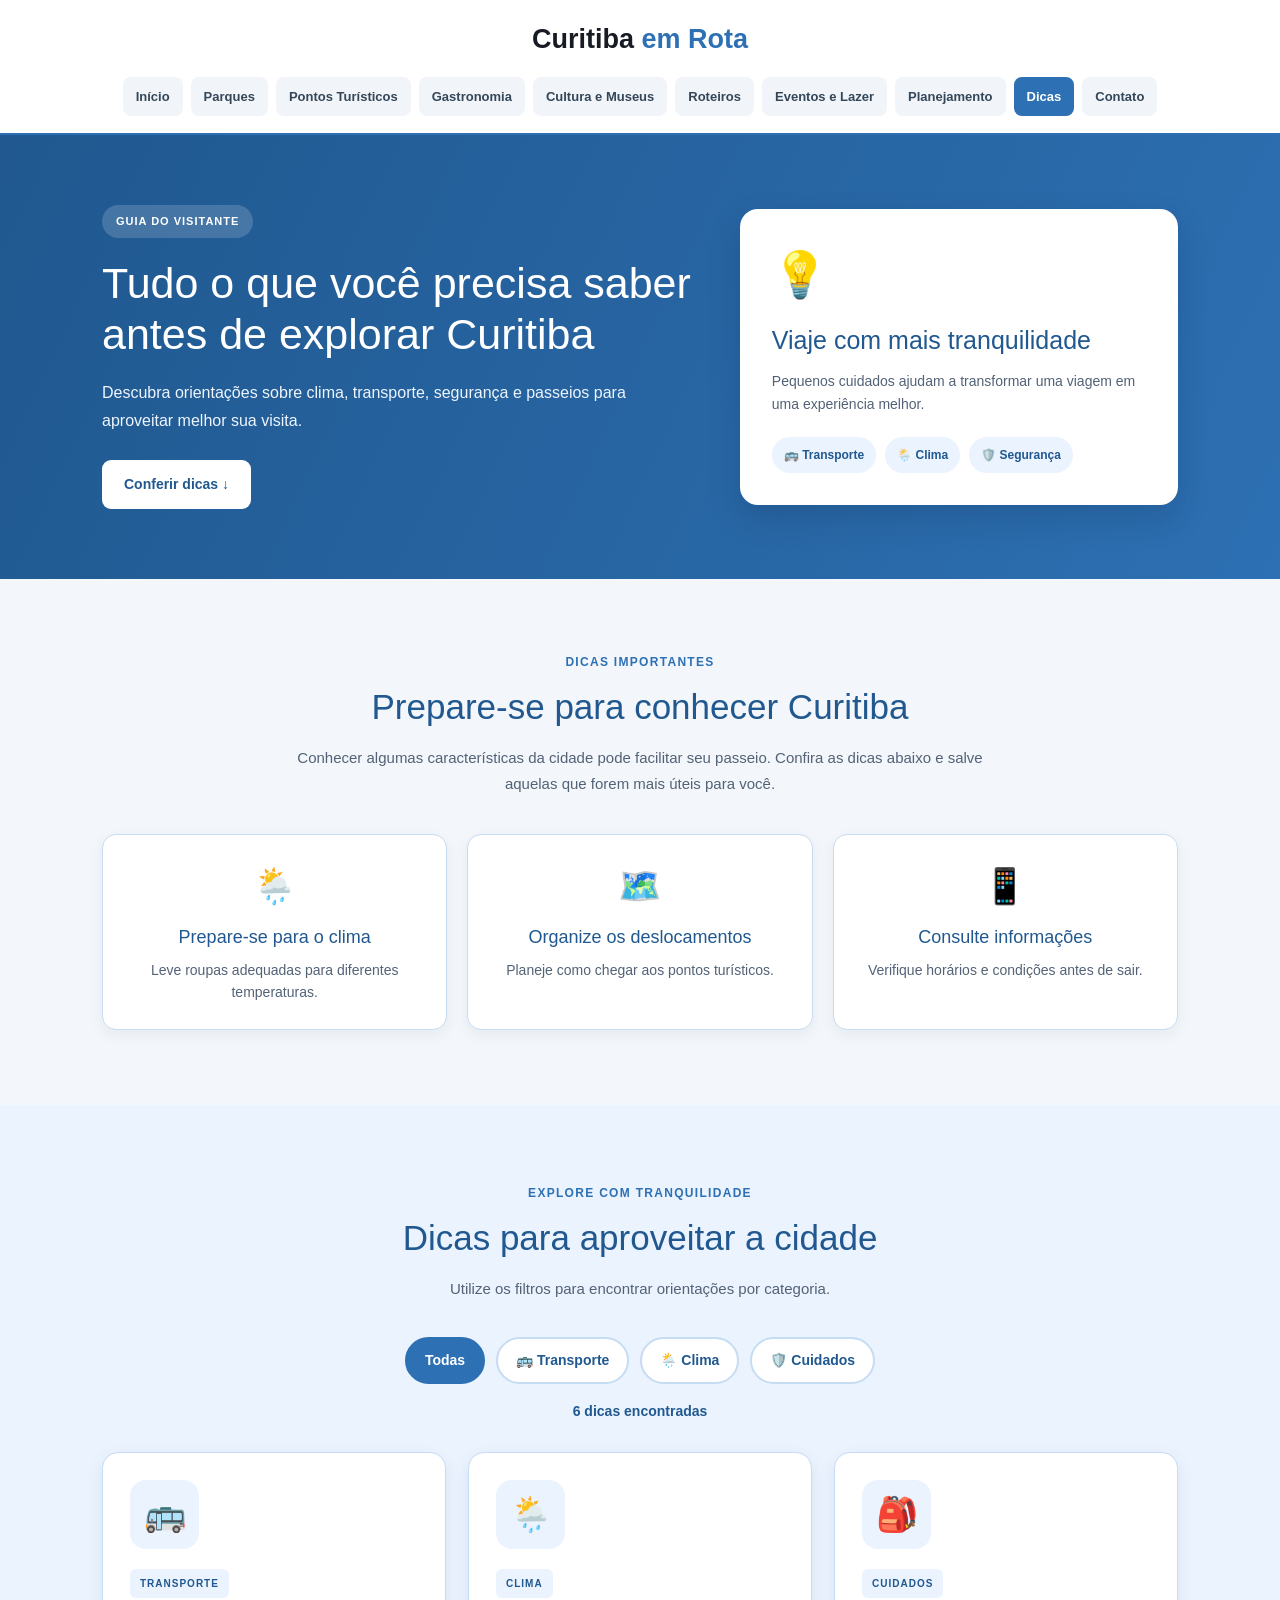
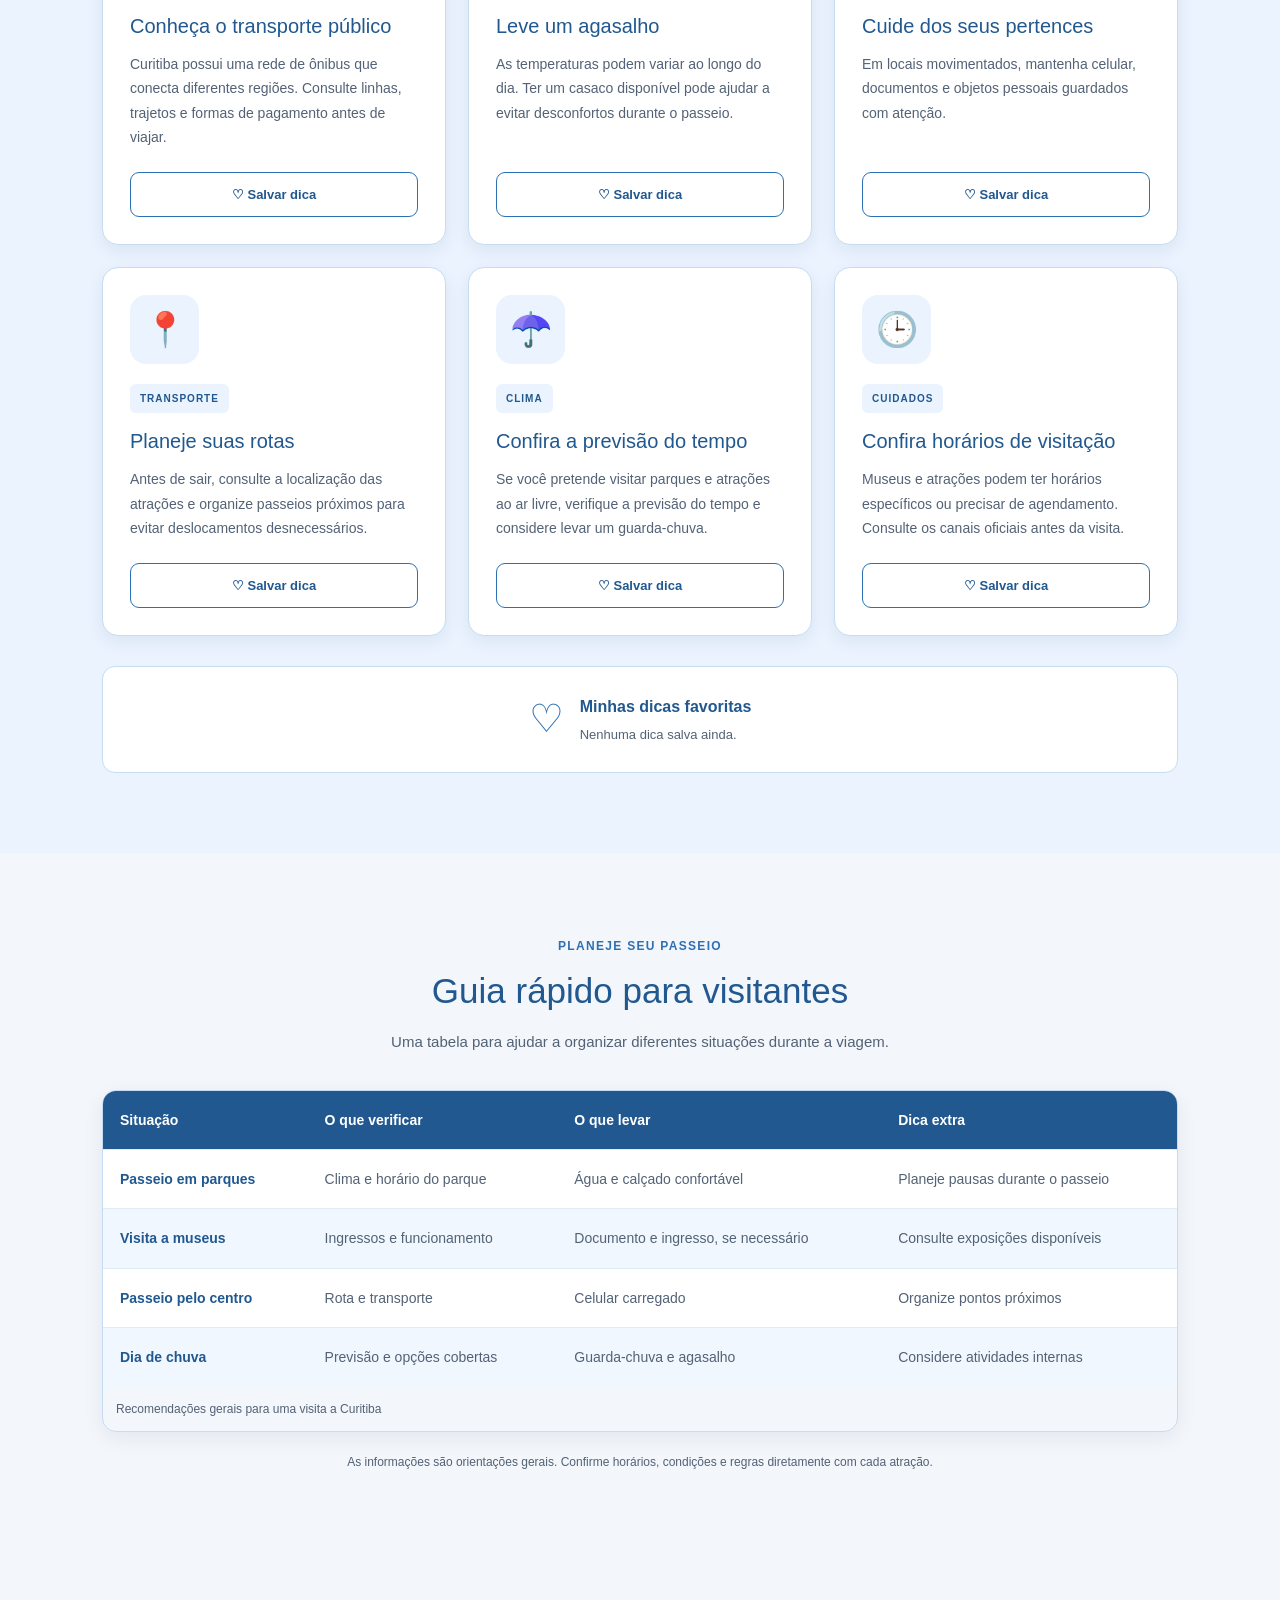
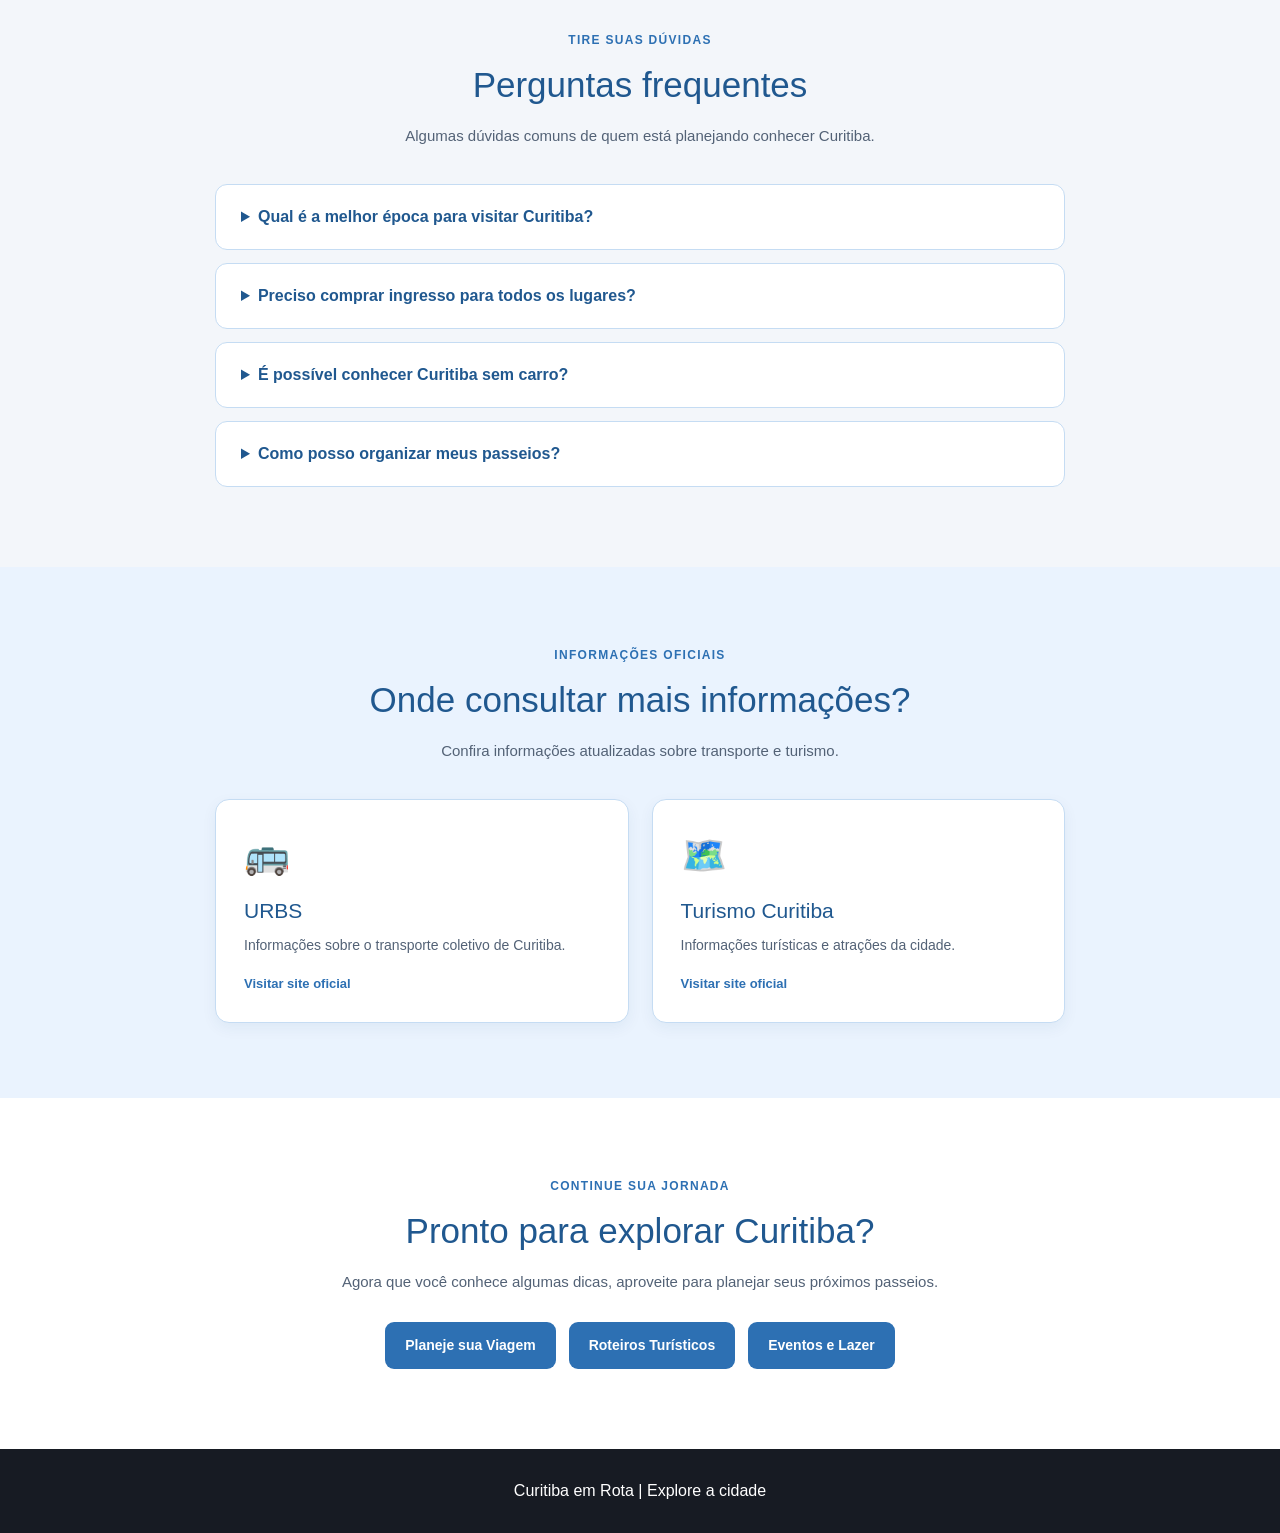
<file: Projeto Curitiba em Rota.2026 - Copia/HTML/dicas.html>
<!DOCTYPE html>
<html lang="pt-BR">

<head>
    <meta charset="UTF-8">
    <meta name="viewport"
          content="width=device-width, initial-scale=1.0">
    <meta name="description"
          content="Confira dicas de transporte, clima, segurança e passeios para visitar Curitiba.">
    <title>Dicas para Visitantes | Curitiba em Rota</title>

    <link rel="stylesheet" href="../Bootstrap/css/bootstrap.min.css">
    <link rel="stylesheet" href="../CSS/style.css">

    <script src="../Bootstrap/js/bootstrap.bundle.min.js" defer></script>
    <script src="../JavaScripts/dicas.js" defer></script>
</head>

<body class="pagina-dicas">

    <header class="topo">
        <div class="container topo-conteudo">
            <a href="index.html" class="logo">
                Curitiba <span>em Rota</span>
            </a>

            <nav class="menu" aria-label="Menu principal">
                <a href="index.html">Início</a>
                <a href="parques.html">Parques</a>
                <a href="pontos.turisticos.html">
                    Pontos Turísticos
                </a>
                <a href="gastronomia.html">
                    Gastronomia
                </a>
                <a href="cultura.html">
                    Cultura e Museus
                </a>
                <a href="roteiros.html">
                    Roteiros
                </a>
                <a href="eventos.html">
                    Eventos e Lazer
                </a>
                <a href="planejamento.html">
                    Planejamento
                </a>
                <a href="dicas.html" aria-current="page">
                    Dicas
                </a>
                <a href="contato.html">
                    Contato
                </a>
            </nav>
        </div>
    </header>

    <main>

        <section class="dic9-hero">
            <div class="container dic9-hero-grade">

                <div class="dic9-hero-texto">
                    <span class="dic9-selo">
                        GUIA DO VISITANTE
                    </span>

                    <h1>
                        Tudo o que você precisa
                        saber antes de explorar Curitiba
                    </h1>

                    <p>
                        Descubra orientações sobre clima,
                        transporte, segurança e passeios
                        para aproveitar melhor sua visita.
                    </p>

                    <a href="#dicas"
                       class="dic9-botao-claro">
                        Conferir dicas ↓
                    </a>
                </div>

                <div class="dic9-hero-quadro">
                    <span class="dic9-quadro-icone">
                        💡
                    </span>

                    <h2>Viaje com mais tranquilidade</h2>

                    <p>
                        Pequenos cuidados ajudam a transformar
                        uma viagem em uma experiência melhor.
                    </p>

                    <div class="dic9-quadro-tags">
                        <span>🚌 Transporte</span>
                        <span>🌦️ Clima</span>
                        <span>🛡️ Segurança</span>
                    </div>
                </div>

            </div>
        </section>

        <section class="dic9-intro container">
            <span class="dic9-etiqueta">
                DICAS IMPORTANTES
            </span>

            <h2>Prepare-se para conhecer Curitiba</h2>

            <p>
                Conhecer algumas características da cidade
                pode facilitar seu passeio. Confira as dicas
                abaixo e salve aquelas que forem mais úteis
                para você.
            </p>

            <div class="dic9-resumo">
                <article>
                    <span>🌦️</span>
                    <h3>Prepare-se para o clima</h3>
                    <p>
                        Leve roupas adequadas
                        para diferentes temperaturas.
                    </p>
                </article>

                <article>
                    <span>🗺️</span>
                    <h3>Organize os deslocamentos</h3>
                    <p>
                        Planeje como chegar
                        aos pontos turísticos.
                    </p>
                </article>

                <article>
                    <span>📱</span>
                    <h3>Consulte informações</h3>
                    <p>
                        Verifique horários e condições
                        antes de sair.
                    </p>
                </article>
            </div>
        </section>

        <section id="dicas" class="dic9-secao-dicas">
            <div class="container">

                <div class="dic9-titulo-secao">
                    <span class="dic9-etiqueta">
                        EXPLORE COM TRANQUILIDADE
                    </span>

                    <h2>Dicas para aproveitar a cidade</h2>

                    <p>
                        Utilize os filtros para encontrar
                        orientações por categoria.
                    </p>
                </div>

                <div class="dic9-filtros"
                     role="group"
                     aria-label="Filtrar dicas">

                    <button type="button"
                            class="dic9-filtro ativo"
                            data-filtro="todos"
                            aria-pressed="true">
                        Todas
                    </button>

                    <button type="button"
                            class="dic9-filtro"
                            data-filtro="transporte"
                            aria-pressed="false">
                        🚌 Transporte
                    </button>

                    <button type="button"
                            class="dic9-filtro"
                            data-filtro="clima"
                            aria-pressed="false">
                        🌦️ Clima
                    </button>

                    <button type="button"
                            class="dic9-filtro"
                            data-filtro="cuidados"
                            aria-pressed="false">
                        🛡️ Cuidados
                    </button>
                </div>

                <p id="dic9-resultado"
                   class="dic9-resultado"
                   aria-live="polite">
                    6 dicas encontradas
                </p>

                <div class="dic9-grade">

                    <article class="dic9-card card"
                             data-categoria="transporte">

                        <div class="dic9-card-icone">
                            🚌
                        </div>

                        <span class="dic9-card-tag">
                            TRANSPORTE
                        </span>

                        <h3>Conheça o transporte público</h3>

                        <p>
                            Curitiba possui uma rede de ônibus
                            que conecta diferentes regiões.
                            Consulte linhas, trajetos e formas
                            de pagamento antes de viajar.
                        </p>

                        <button type="button"
                                class="dic9-favorito btn"
                                data-dica="onibus"
                                aria-pressed="false">
                            ♡ Salvar dica
                        </button>
                    </article>

                    <article class="dic9-card card"
                             data-categoria="clima">

                        <div class="dic9-card-icone">
                            🌦️
                        </div>

                        <span class="dic9-card-tag">
                            CLIMA
                        </span>

                        <h3>Leve um agasalho</h3>

                        <p>
                            As temperaturas podem variar ao
                            longo do dia. Ter um casaco
                            disponível pode ajudar a evitar
                            desconfortos durante o passeio.
                        </p>

                        <button type="button"
                                class="dic9-favorito"
                                data-dica="agasalho"
                                aria-pressed="false">
                            ♡ Salvar dica
                        </button>
                    </article>

                    <article class="dic9-card card"
                             data-categoria="cuidados">

                        <div class="dic9-card-icone">
                            🎒
                        </div>

                        <span class="dic9-card-tag">
                            CUIDADOS
                        </span>

                        <h3>Cuide dos seus pertences</h3>

                        <p>
                            Em locais movimentados,
                            mantenha celular, documentos
                            e objetos pessoais guardados
                            com atenção.
                        </p>

                        <button type="button"
                                class="dic9-favorito"
                                data-dica="pertences"
                                aria-pressed="false">
                            ♡ Salvar dica
                        </button>
                    </article>

                    <article class="dic9-card card"
                             data-categoria="transporte">

                        <div class="dic9-card-icone">
                            📍
                        </div>

                        <span class="dic9-card-tag">
                            TRANSPORTE
                        </span>

                        <h3>Planeje suas rotas</h3>

                        <p>
                            Antes de sair, consulte a localização
                            das atrações e organize passeios
                            próximos para evitar deslocamentos
                            desnecessários.
                        </p>

                        <button type="button"
                                class="dic9-favorito"
                                data-dica="rotas"
                                aria-pressed="false">
                            ♡ Salvar dica
                        </button>
                    </article>

                    <article class="dic9-card card"
                             data-categoria="clima">

                        <div class="dic9-card-icone">
                            ☂️
                        </div>

                        <span class="dic9-card-tag">
                            CLIMA
                        </span>

                        <h3>Confira a previsão do tempo</h3>

                        <p>
                            Se você pretende visitar parques
                            e atrações ao ar livre,
                            verifique a previsão do tempo
                            e considere levar um guarda-chuva.
                        </p>

                        <button type="button"
                                class="dic9-favorito"
                                data-dica="chuva"
                                aria-pressed="false">
                            ♡ Salvar dica
                        </button>
                    </article>

                    <article class="dic9-card card"
                             data-categoria="cuidados">

                        <div class="dic9-card-icone">
                            🕒
                        </div>

                        <span class="dic9-card-tag">
                            CUIDADOS
                        </span>

                        <h3>Confira horários de visitação</h3>

                        <p>
                            Museus e atrações podem ter
                            horários específicos ou precisar
                            de agendamento. Consulte os canais
                            oficiais antes da visita.
                        </p>

                        <button type="button"
                                class="dic9-favorito"
                                data-dica="horarios"
                                aria-pressed="false">
                            ♡ Salvar dica
                        </button>
                    </article>

                </div>

                <div class="dic9-favoritos-resumo">
                    <span>♡</span>

                    <div>
                        <strong>Minhas dicas favoritas</strong>

                        <p id="dic9-total-favoritos"
                           aria-live="polite">
                            Nenhuma dica salva ainda.
                        </p>
                    </div>
                </div>

            </div>
        </section>

        <section class="dic9-tabela-secao">
            <div class="container">

                <div class="dic9-titulo-secao">
                    <span class="dic9-etiqueta">
                        PLANEJE SEU PASSEIO
                    </span>

                    <h2>Guia rápido para visitantes</h2>

                    <p>
                        Uma tabela para ajudar a organizar
                        diferentes situações durante a viagem.
                    </p>
                </div>

                <div class="dic9-tabela-rolagem">
                    <table class="dic9-tabela">

                        <caption class="dic9-legenda-tabela">
                            Recomendações gerais para uma visita a Curitiba
                        </caption>

                        <thead>
                            <tr>
                                <th scope="col">Situação</th>
                                <th scope="col">O que verificar</th>
                                <th scope="col">O que levar</th>
                                <th scope="col">Dica extra</th>
                            </tr>
                        </thead>

                        <tbody>
                            <tr>
                                <th scope="row">
                                    Passeio em parques
                                </th>
                                <td>
                                    Clima e horário do parque
                                </td>
                                <td>
                                    Água e calçado confortável
                                </td>
                                <td>
                                    Planeje pausas durante o passeio
                                </td>
                            </tr>

                            <tr>
                                <th scope="row">
                                    Visita a museus
                                </th>
                                <td>
                                    Ingressos e funcionamento
                                </td>
                                <td>
                                    Documento e ingresso, se necessário
                                </td>
                                <td>
                                    Consulte exposições disponíveis
                                </td>
                            </tr>

                            <tr>
                                <th scope="row">
                                    Passeio pelo centro
                                </th>
                                <td>
                                    Rota e transporte
                                </td>
                                <td>
                                    Celular carregado
                                </td>
                                <td>
                                    Organize pontos próximos
                                </td>
                            </tr>

                            <tr>
                                <th scope="row">
                                    Dia de chuva
                                </th>
                                <td>
                                    Previsão e opções cobertas
                                </td>
                                <td>
                                    Guarda-chuva e agasalho
                                </td>
                                <td>
                                    Considere atividades internas
                                </td>
                            </tr>
                        </tbody>

                    </table>
                </div>

                <p class="dic9-observacao-tabela">
                    As informações são orientações gerais.
                    Confirme horários, condições e regras
                    diretamente com cada atração.
                </p>

            </div>
        </section>

        <section class="dic9-faq container">
            <div class="dic9-titulo-secao">
                <span class="dic9-etiqueta">
                    TIRE SUAS DÚVIDAS
                </span>

                <h2>Perguntas frequentes</h2>

                <p>
                    Algumas dúvidas comuns de quem
                    está planejando conhecer Curitiba.
                </p>
            </div>

            <div class="dic9-faq-lista">

                <details class="dic9-pergunta">
                    <summary>
                        Qual é a melhor época para visitar Curitiba?
                    </summary>
                    <p>
                        Curitiba pode ser visitada durante
                        o ano todo. A escolha depende do
                        tipo de passeio que você prefere.
                        Consulte a previsão do tempo e as
                        condições das atrações.
                    </p>
                </details>

                <details class="dic9-pergunta">
                    <summary>
                        Preciso comprar ingresso para todos os lugares?
                    </summary>
                    <p>
                        Não. A cidade possui espaços públicos
                        e atrações com cobrança de ingresso.
                        Consulte cada local para confirmar
                        valores e regras de visitação.
                    </p>
                </details>

                <details class="dic9-pergunta">
                    <summary>
                        É possível conhecer Curitiba sem carro?
                    </summary>
                    <p>
                        Sim. É possível utilizar ônibus,
                        transporte por aplicativo e caminhar
                        em determinadas regiões. O melhor meio
                        de transporte depende da distância
                        entre as atrações.
                    </p>
                </details>

                <details class="dic9-pergunta">
                    <summary>
                        Como posso organizar meus passeios?
                    </summary>
                    <p>
                        Você pode utilizar as páginas
                        Roteiros Turísticos e Planejamento
                        do Curitiba em Rota para organizar
                        lugares, datas e gastos.
                    </p>
                </details>

            </div>
        </section>

        <section class="dic9-links-secao">
            <div class="container">

                <div class="dic9-titulo-secao">
                    <span class="dic9-etiqueta">
                        INFORMAÇÕES OFICIAIS
                    </span>

                    <h2>Onde consultar mais informações?</h2>

                    <p>
                        Confira informações atualizadas
                        sobre transporte e turismo.
                    </p>
                </div>

                <div class="dic9-links-grade">

                    <a href="https://www.urbs.curitiba.pr.gov.br/"
                       target="_blank"
                       rel="noopener noreferrer"
                       class="dic9-link-card">

                        <span>🚌</span>
                        <h3>URBS</h3>

                        <p>
                            Informações sobre o transporte
                            coletivo de Curitiba.
                        </p>

                        <strong>Visitar site oficial</strong>
                    </a>

                    <a href="https://turismo.curitiba.pr.gov.br/"
                       target="_blank"
                       rel="noopener noreferrer"
                       class="dic9-link-card">

                        <span>🗺️</span>
                        <h3>Turismo Curitiba</h3>

                        <p>
                            Informações turísticas
                            e atrações da cidade.
                        </p>

                        <strong>Visitar site oficial</strong>
                    </a>

                </div>
            </div>
        </section>

        <section class="dic9-final">
            <div class="container">

                <span class="dic9-etiqueta">
                    CONTINUE SUA JORNADA
                </span>

                <h2>Pronto para explorar Curitiba?</h2>

                <p>
                    Agora que você conhece algumas dicas,
                    aproveite para planejar seus próximos passeios.
                </p>

                <div class="dic9-links-finais">
                    <a href="planejamento.html">
                        Planeje sua Viagem
                    </a>

                    <a href="roteiros.html">
                        Roteiros Turísticos
                    </a>

                    <a href="eventos.html">
                        Eventos e Lazer
                    </a>
                </div>
            </div>
        </section>

    </main>

    <footer class="rodape">
        <p>
            Curitiba em Rota | Explore a cidade
        </p>
    </footer>

</body>
</html>
</file>
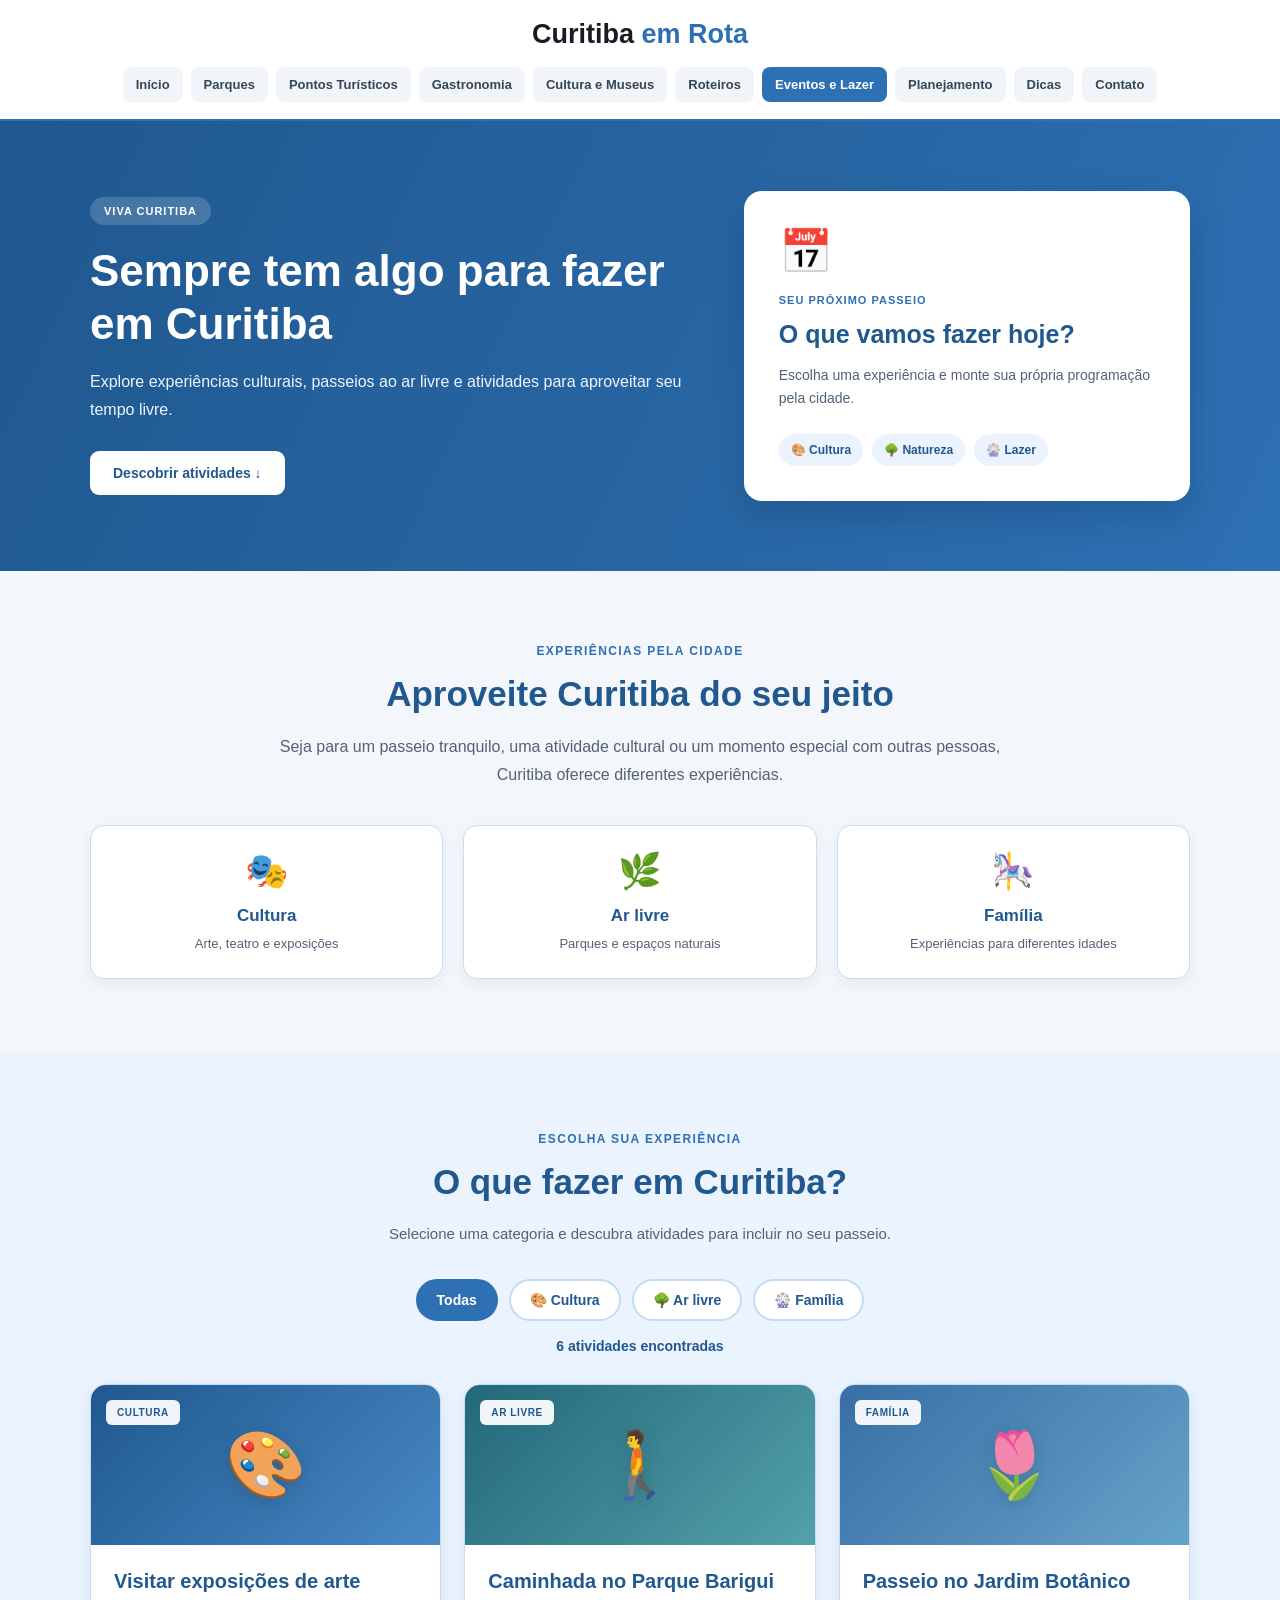
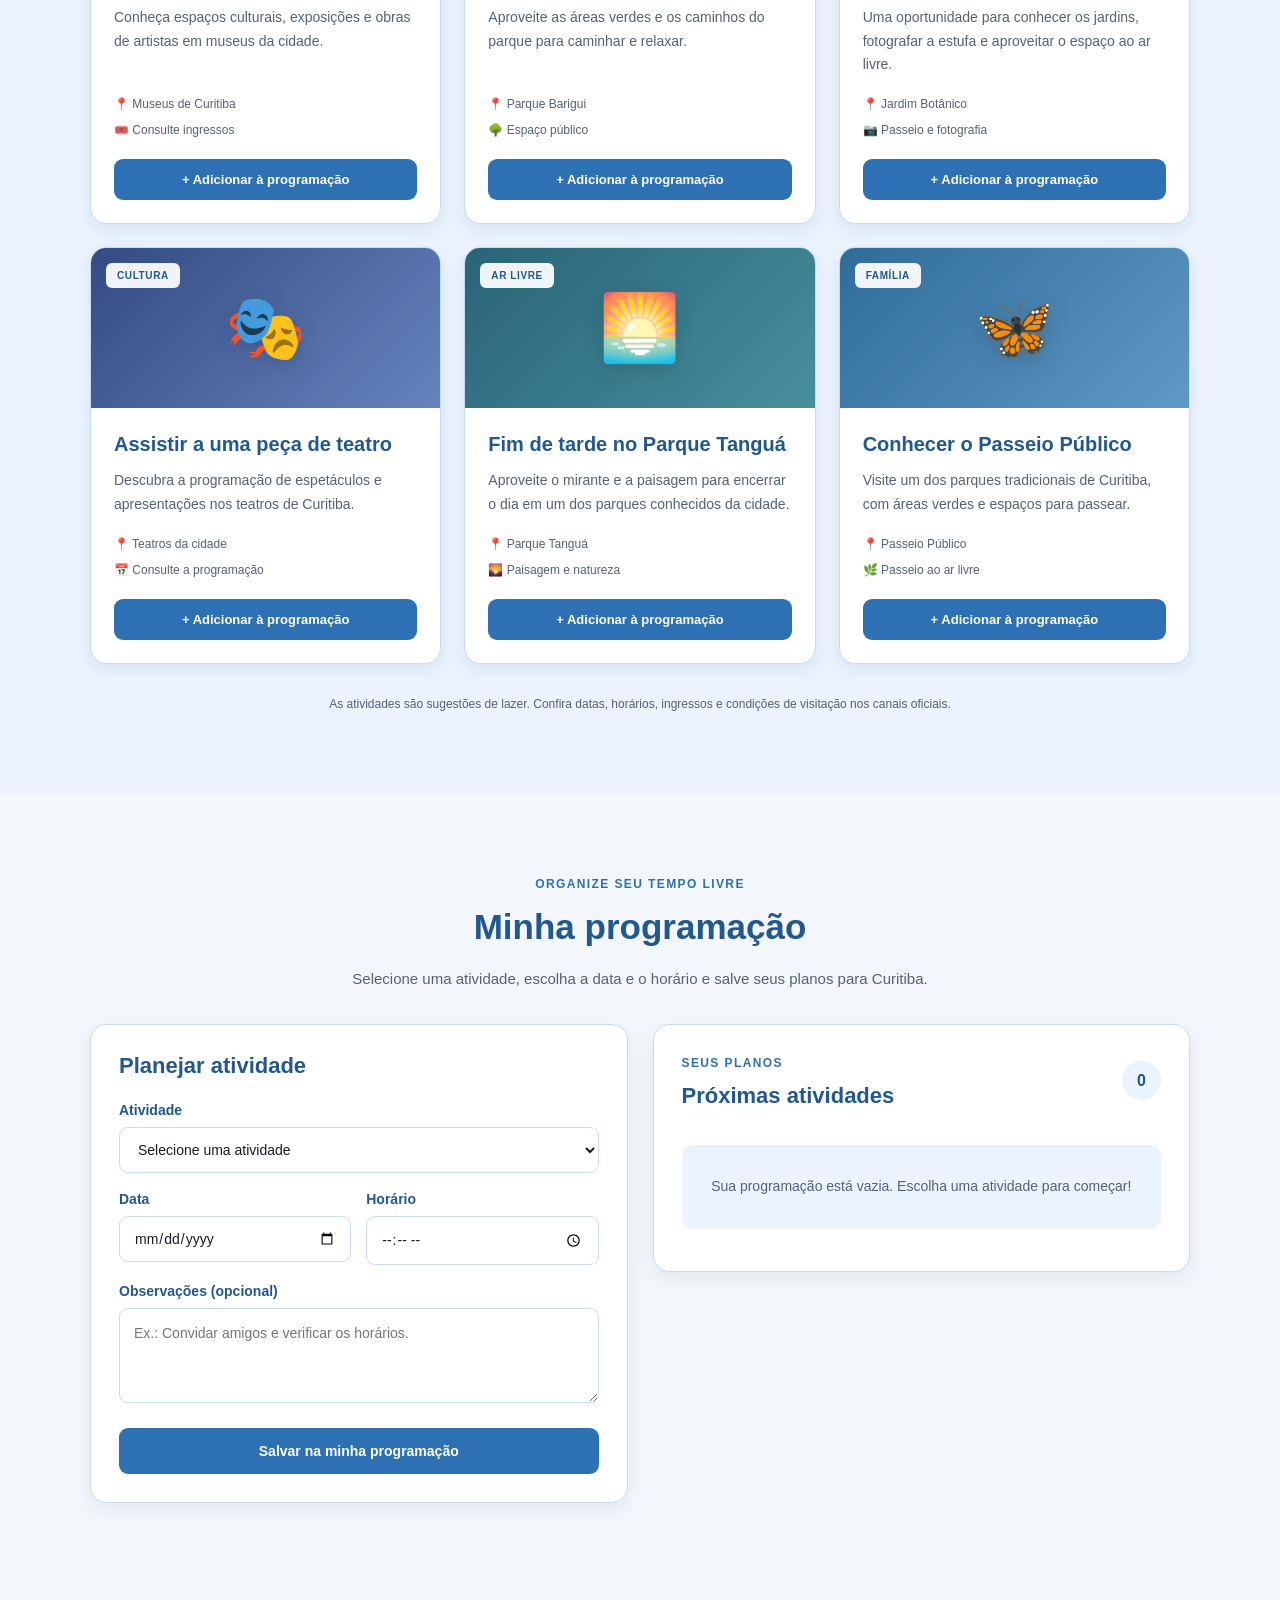
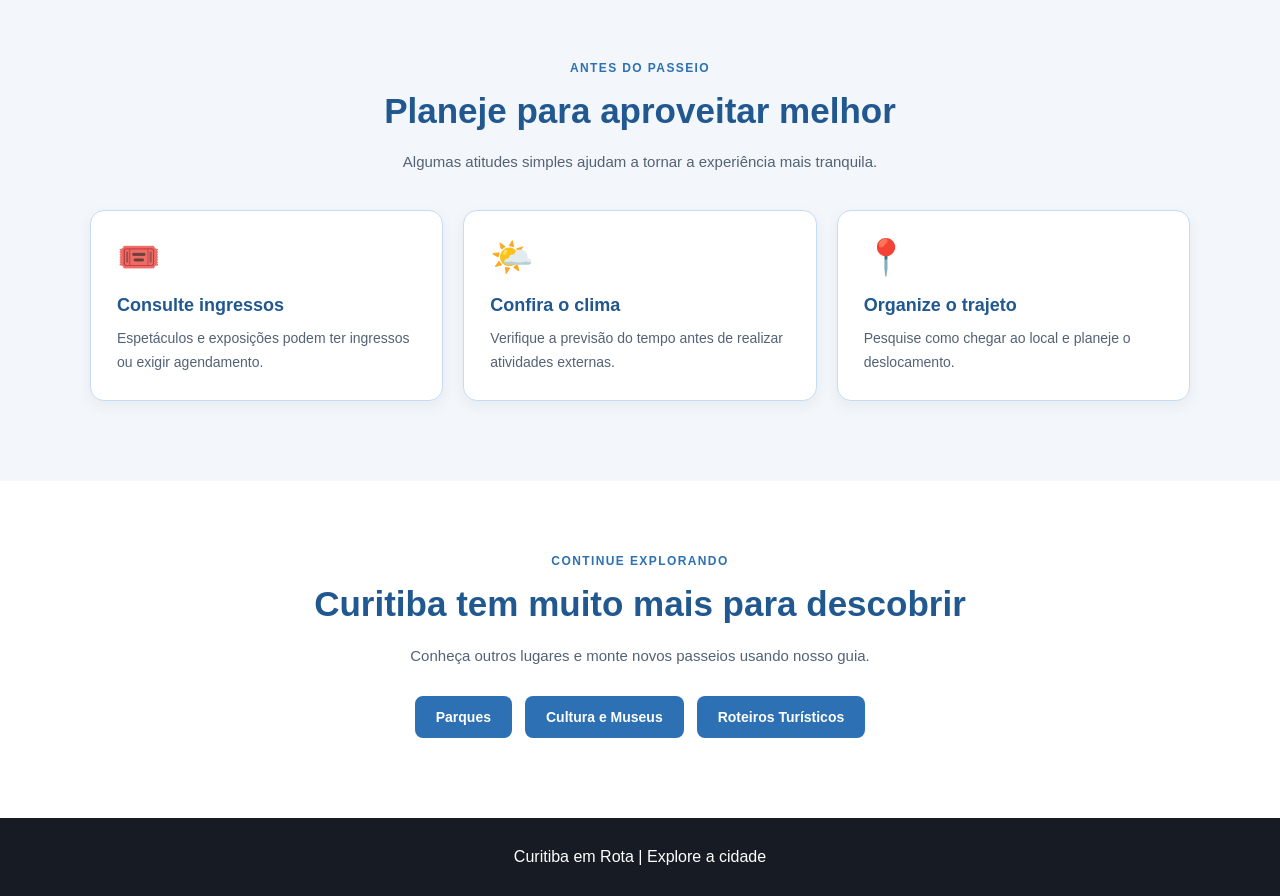
<file: Projeto Curitiba em Rota.2026 - Copia/HTML/eventos.html>
<!DOCTYPE html>
<html lang="pt-BR">

<head>
    <meta charset="UTF-8">
    <meta name="viewport" content="width=device-width, initial-scale=1.0">
    <meta name="description" content="Descubra opções de eventos, cultura e lazer em Curitiba e organize sua programação.">
    <title>Eventos e Lazer | Curitiba em Rota</title>
    <link rel="stylesheet" href="../CSS/style.css">
    <script src="../JavaScripts/eventos.js" defer></script>
</head>

<body class="pagina-eventos">

    <header class="topo">
        <div class="container topo-conteudo">
            <a href="index.html" class="logo">
                Curitiba <span>em Rota</span>
            </a>

            <nav class="menu" aria-label="Menu principal">
                <a href="index.html">Início</a>
                <a href="parques.html">Parques</a>
                <a href="pontos.turisticos.html">Pontos Turísticos</a>
                <a href="gastronomia.html">Gastronomia</a>
                <a href="cultura.html">Cultura e Museus</a>
                <a href="roteiros.html">Roteiros</a>
                <a href="eventos.html" aria-current="page">Eventos e Lazer</a>
                <a href="planejamento.html">Planejamento</a>
                <a href="dicas.html">Dicas</a>
                <a href="contato.html">Contato</a>
            </nav>
        </div>
    </header>

    <main>

        <section class="evt7-hero">
            <div class="container evt7-hero-grade">

                <div class="evt7-hero-texto">
                    <span class="evt7-etiqueta-clara">
                        VIVA CURITIBA
                    </span>

                    <h1>
                        Sempre tem algo para fazer
                        em Curitiba
                    </h1>

                    <p>
                        Explore experiências culturais,
                        passeios ao ar livre e atividades
                        para aproveitar seu tempo livre.
                    </p>

                    <a href="#atividades" class="evt7-botao-claro">
                        Descobrir atividades ↓
                    </a>
                </div>

                <div class="evt7-hero-painel">
                    <span class="evt7-painel-icone">📅</span>

                    <span class="evt7-painel-etiqueta">
                        SEU PRÓXIMO PASSEIO
                    </span>

                    <h2>O que vamos fazer hoje?</h2>

                    <p>
                        Escolha uma experiência e monte
                        sua própria programação pela cidade.
                    </p>

                    <div class="evt7-painel-opcoes">
                        <span>🎨 Cultura</span>
                        <span>🌳 Natureza</span>
                        <span>🎡 Lazer</span>
                    </div>
                </div>

            </div>
        </section>

        <section class="evt7-introducao container">

            <span class="evt7-etiqueta">
                EXPERIÊNCIAS PELA CIDADE
            </span>

            <h2>Aproveite Curitiba do seu jeito</h2>

            <p>
                Seja para um passeio tranquilo, uma
                atividade cultural ou um momento
                especial com outras pessoas,
                Curitiba oferece diferentes experiências.
            </p>

            <div class="evt7-resumo">
                <div class="evt7-resumo-item">
                    <span>🎭</span>
                    <strong>Cultura</strong>
                    <small>Arte, teatro e exposições</small>
                </div>

                <div class="evt7-resumo-item">
                    <span>🌿</span>
                    <strong>Ar livre</strong>
                    <small>Parques e espaços naturais</small>
                </div>

                <div class="evt7-resumo-item">
                    <span>🎠</span>
                    <strong>Família</strong>
                    <small>Experiências para diferentes idades</small>
                </div>
            </div>

        </section>

        <section id="atividades" class="evt7-atividades">
            <div class="container">

                <div class="evt7-cabecalho">
                    <span class="evt7-etiqueta">
                        ESCOLHA SUA EXPERIÊNCIA
                    </span>

                    <h2>O que fazer em Curitiba?</h2>

                    <p>
                        Selecione uma categoria e descubra
                        atividades para incluir no seu passeio.
                    </p>
                </div>

                <div class="evt7-filtros"
                     role="group"
                     aria-label="Filtrar atividades">

                    <button type="button"
                            class="evt7-filtro ativo"
                            data-filtro="todos"
                            aria-pressed="true">
                        Todas
                    </button>

                    <button type="button"
                            class="evt7-filtro"
                            data-filtro="cultura"
                            aria-pressed="false">
                        🎨 Cultura
                    </button>

                    <button type="button"
                            class="evt7-filtro"
                            data-filtro="ar-livre"
                            aria-pressed="false">
                        🌳 Ar livre
                    </button>

                    <button type="button"
                            class="evt7-filtro"
                            data-filtro="familia"
                            aria-pressed="false">
                        🎡 Família
                    </button>
                </div>

                <p id="evt7-resultado"
                   class="evt7-resultado"
                   aria-live="polite">
                    6 atividades encontradas
                </p>

                <div class="evt7-grade">

                    <article class="evt7-card"
                             data-categoria="cultura"
                             data-id="museus">

                        <div class="evt7-card-capa evt7-capa-cultura">
                            <span class="evt7-card-simbolo">🎨</span>
                            <span class="evt7-card-tag">CULTURA</span>
                        </div>

                        <div class="evt7-card-corpo">
                            <h3>Visitar exposições de arte</h3>

                            <p>
                                Conheça espaços culturais,
                                exposições e obras de artistas
                                em museus da cidade.
                            </p>

                            <div class="evt7-card-dados">
                                <span>📍 Museus de Curitiba</span>
                                <span>🎟️ Consulte ingressos</span>
                            </div>

                            <button type="button"
                                    class="evt7-adicionar"
                                    data-atividade="museus">
                                + Adicionar à programação
                            </button>
                        </div>

                    </article>

                    <article class="evt7-card"
                             data-categoria="ar-livre"
                             data-id="barigui">

                        <div class="evt7-card-capa evt7-capa-natureza">
                            <span class="evt7-card-simbolo">🚶</span>
                            <span class="evt7-card-tag">AR LIVRE</span>
                        </div>

                        <div class="evt7-card-corpo">
                            <h3>Caminhada no Parque Barigui</h3>

                            <p>
                                Aproveite as áreas verdes
                                e os caminhos do parque para
                                caminhar e relaxar.
                            </p>

                            <div class="evt7-card-dados">
                                <span>📍 Parque Barigui</span>
                                <span>🌳 Espaço público</span>
                            </div>

                            <button type="button"
                                    class="evt7-adicionar"
                                    data-atividade="barigui">
                                + Adicionar à programação
                            </button>
                        </div>

                    </article>

                    <article class="evt7-card"
                             data-categoria="familia"
                             data-id="botanico">

                        <div class="evt7-card-capa evt7-capa-familia">
                            <span class="evt7-card-simbolo">🌷</span>
                            <span class="evt7-card-tag">FAMÍLIA</span>
                        </div>

                        <div class="evt7-card-corpo">
                            <h3>Passeio no Jardim Botânico</h3>

                            <p>
                                Uma oportunidade para conhecer
                                os jardins, fotografar a estufa
                                e aproveitar o espaço ao ar livre.
                            </p>

                            <div class="evt7-card-dados">
                                <span>📍 Jardim Botânico</span>
                                <span>📷 Passeio e fotografia</span>
                            </div>

                            <button type="button"
                                    class="evt7-adicionar"
                                    data-atividade="botanico">
                                + Adicionar à programação
                            </button>
                        </div>

                    </article>

                    <article class="evt7-card"
                             data-categoria="cultura"
                             data-id="teatro">

                        <div class="evt7-card-capa evt7-capa-teatro">
                            <span class="evt7-card-simbolo">🎭</span>
                            <span class="evt7-card-tag">CULTURA</span>
                        </div>

                        <div class="evt7-card-corpo">
                            <h3>Assistir a uma peça de teatro</h3>

                            <p>
                                Descubra a programação de
                                espetáculos e apresentações
                                nos teatros de Curitiba.
                            </p>

                            <div class="evt7-card-dados">
                                <span>📍 Teatros da cidade</span>
                                <span>📅 Consulte a programação</span>
                            </div>

                            <button type="button"
                                    class="evt7-adicionar"
                                    data-atividade="teatro">
                                + Adicionar à programação
                            </button>
                        </div>

                    </article>

                    <article class="evt7-card"
                             data-categoria="ar-livre"
                             data-id="tangua">

                        <div class="evt7-card-capa evt7-capa-tangua">
                            <span class="evt7-card-simbolo">🌅</span>
                            <span class="evt7-card-tag">AR LIVRE</span>
                        </div>

                        <div class="evt7-card-corpo">
                            <h3>Fim de tarde no Parque Tanguá</h3>

                            <p>
                                Aproveite o mirante e a paisagem
                                para encerrar o dia em um
                                dos parques conhecidos da cidade.
                            </p>

                            <div class="evt7-card-dados">
                                <span>📍 Parque Tanguá</span>
                                <span>🌄 Paisagem e natureza</span>
                            </div>

                            <button type="button"
                                    class="evt7-adicionar"
                                    data-atividade="tangua">
                                + Adicionar à programação
                            </button>
                        </div>

                    </article>

                    <article class="evt7-card"
                             data-categoria="familia"
                             data-id="passeio-publico">

                        <div class="evt7-card-capa evt7-capa-passeio">
                            <span class="evt7-card-simbolo">🦋</span>
                            <span class="evt7-card-tag">FAMÍLIA</span>
                        </div>

                        <div class="evt7-card-corpo">
                            <h3>Conhecer o Passeio Público</h3>

                            <p>
                                Visite um dos parques
                                tradicionais de Curitiba,
                                com áreas verdes e espaços
                                para passear.
                            </p>

                            <div class="evt7-card-dados">
                                <span>📍 Passeio Público</span>
                                <span>🌿 Passeio ao ar livre</span>
                            </div>

                            <button type="button"
                                    class="evt7-adicionar"
                                    data-atividade="passeio-publico">
                                + Adicionar à programação
                            </button>
                        </div>

                    </article>

                </div>

                <p class="evt7-aviso">
                    As atividades são sugestões de lazer.
                    Confira datas, horários, ingressos e condições
                    de visitação nos canais oficiais.
                </p>

            </div>
        </section>

        <section id="minha-agenda" class="evt7-agenda">
            <div class="container">

                <div class="evt7-cabecalho">
                    <span class="evt7-etiqueta">
                        ORGANIZE SEU TEMPO LIVRE
                    </span>

                    <h2>Minha programação</h2>

                    <p>
                        Selecione uma atividade, escolha
                        a data e o horário e salve
                        seus planos para Curitiba.
                    </p>
                </div>

                <div class="evt7-agenda-grade">

                    <form id="evt7-formulario"
                          class="evt7-formulario">

                        <h3>Planejar atividade</h3>

                        <label for="evt7-atividade">
                            Atividade
                        </label>

                        <select id="evt7-atividade" required>
                            <option value="">
                                Selecione uma atividade
                            </option>
                            <option value="museus">
                                Visitar exposições de arte
                            </option>
                            <option value="barigui">
                                Caminhada no Parque Barigui
                            </option>
                            <option value="botanico">
                                Passeio no Jardim Botânico
                            </option>
                            <option value="teatro">
                                Assistir a uma peça de teatro
                            </option>
                            <option value="tangua">
                                Fim de tarde no Parque Tanguá
                            </option>
                            <option value="passeio-publico">
                                Conhecer o Passeio Público
                            </option>
                        </select>

                        <div class="evt7-formulario-linha">
                            <div>
                                <label for="evt7-data">Data</label>
                                <input
                                    type="date"
                                    id="evt7-data"
                                    required>
                            </div>

                            <div>
                                <label for="evt7-horario">Horário</label>
                                <input
                                    type="time"
                                    id="evt7-horario"
                                    required>
                            </div>
                        </div>

                        <label for="evt7-observacao">
                            Observações (opcional)
                        </label>

                        <textarea
                            id="evt7-observacao"
                            rows="3"
                            maxlength="300"
                            placeholder="Ex.: Convidar amigos e verificar os horários."></textarea>

                        <button type="submit"
                                class="evt7-salvar">
                            Salvar na minha programação
                        </button>

                        <p id="evt7-mensagem"
                           class="evt7-mensagem"
                           role="status"
                           aria-live="polite"></p>

                    </form>

                    <div class="evt7-minha-lista">
                        <div class="evt7-lista-topo">
                            <div>
                                <span class="evt7-etiqueta">
                                    SEUS PLANOS
                                </span>
                                <h3>Próximas atividades</h3>
                            </div>

                            <span id="evt7-total"
                                  class="evt7-total">
                                0
                            </span>
                        </div>

                        <div id="evt7-lista-salvos"
                             class="evt7-lista-salvos"
                             aria-live="polite">

                            <p class="evt7-lista-vazia">
                                Sua programação está vazia.
                                Escolha uma atividade para começar!
                            </p>
                        </div>
                    </div>

                </div>
            </div>
        </section>

        <section class="evt7-dicas container">
            <div class="evt7-dicas-texto">
                <span class="evt7-etiqueta">
                    ANTES DO PASSEIO
                </span>

                <h2>Planeje para aproveitar melhor</h2>

                <p>
                    Algumas atitudes simples ajudam
                    a tornar a experiência mais tranquila.
                </p>
            </div>

            <div class="evt7-dicas-grade">
                <article class="evt7-dica">
                    <span>🎟️</span>
                    <h3>Consulte ingressos</h3>
                    <p>
                        Espetáculos e exposições podem
                        ter ingressos ou exigir agendamento.
                    </p>
                </article>

                <article class="evt7-dica">
                    <span>🌤️</span>
                    <h3>Confira o clima</h3>
                    <p>
                        Verifique a previsão do tempo
                        antes de realizar atividades externas.
                    </p>
                </article>

                <article class="evt7-dica">
                    <span>📍</span>
                    <h3>Organize o trajeto</h3>
                    <p>
                        Pesquise como chegar ao local
                        e planeje o deslocamento.
                    </p>
                </article>
            </div>
        </section>

        <section class="evt7-final">
            <div class="container">
                <span class="evt7-etiqueta">
                    CONTINUE EXPLORANDO
                </span>

                <h2>Curitiba tem muito mais para descobrir</h2>

                <p>
                    Conheça outros lugares e monte
                    novos passeios usando nosso guia.
                </p>

                <div class="evt7-links-finais">
                    <a href="parques.html">Parques</a>
                    <a href="cultura.html">Cultura e Museus</a>
                    <a href="roteiros.html">Roteiros Turísticos</a>
                </div>
            </div>
        </section>

    </main>

    <footer class="rodape">
        <p>Curitiba em Rota | Explore a cidade</p>
    </footer>

</body>
</html>
</file>
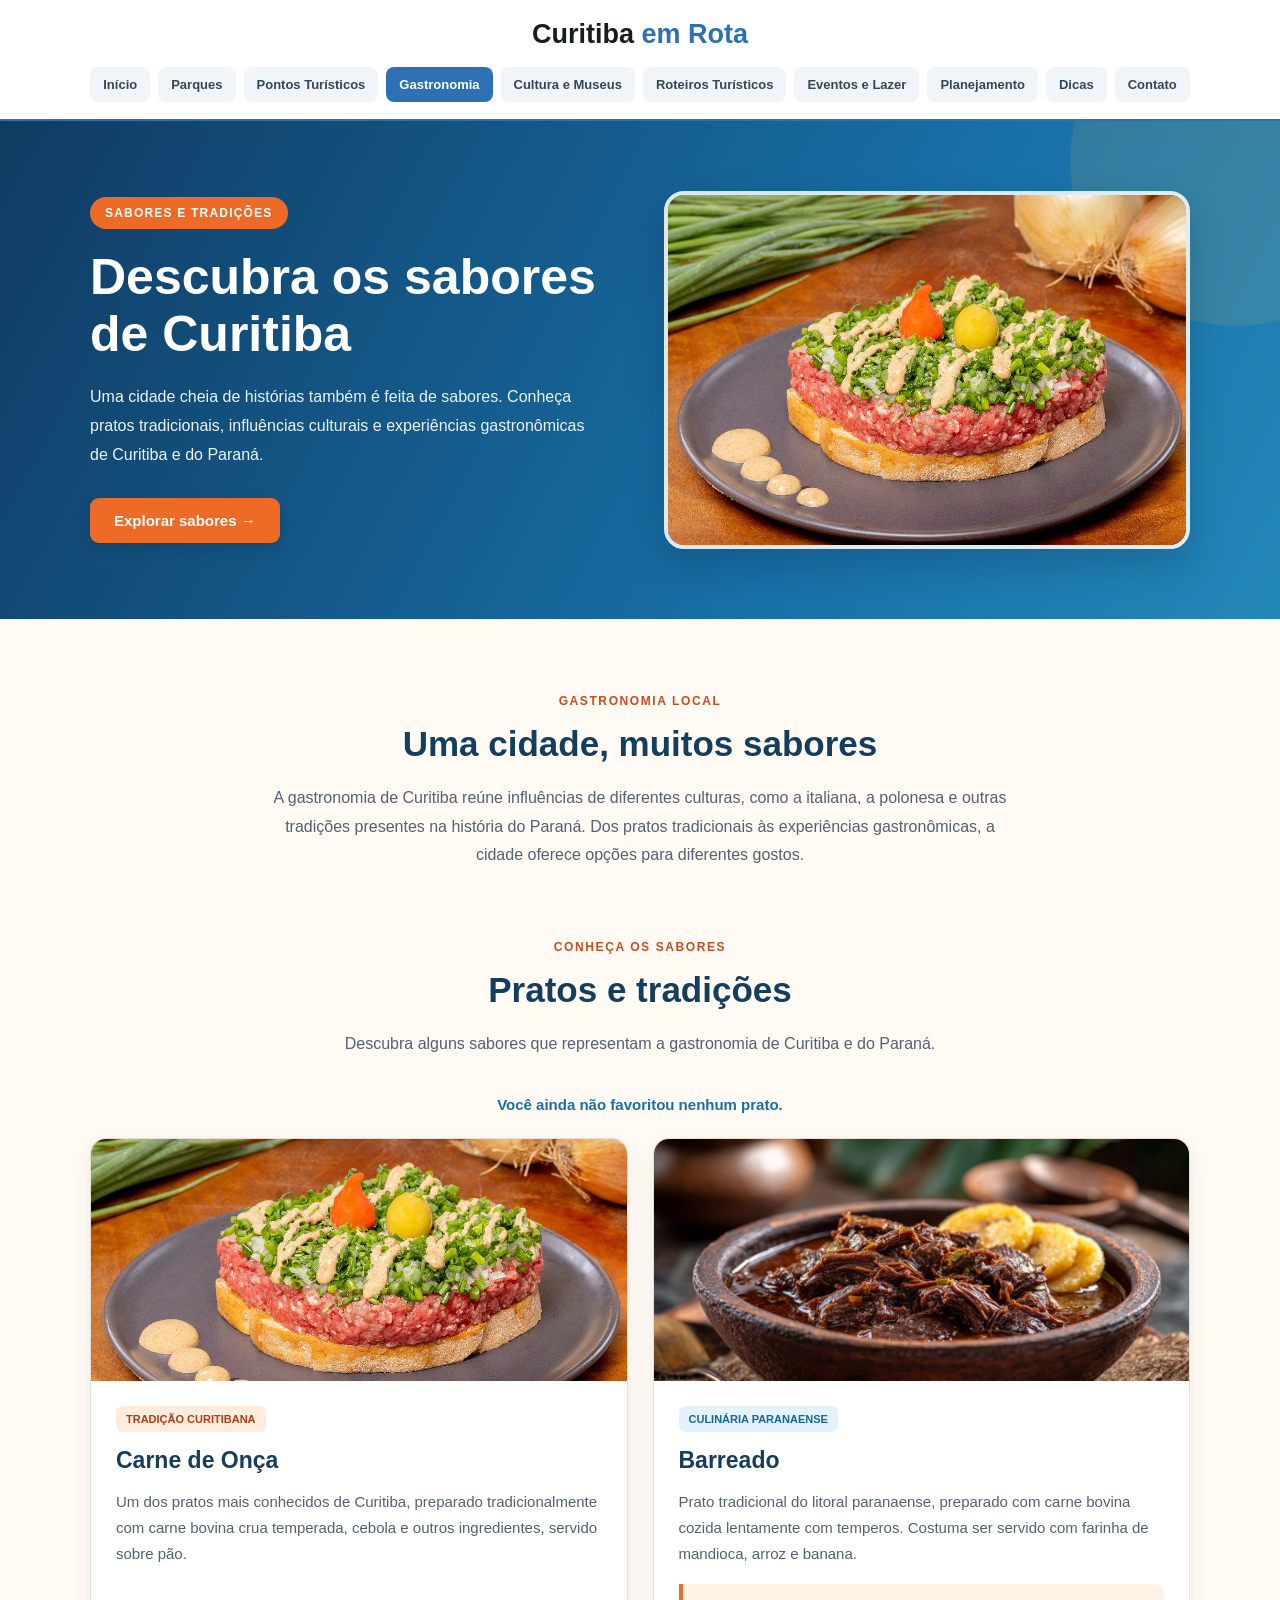
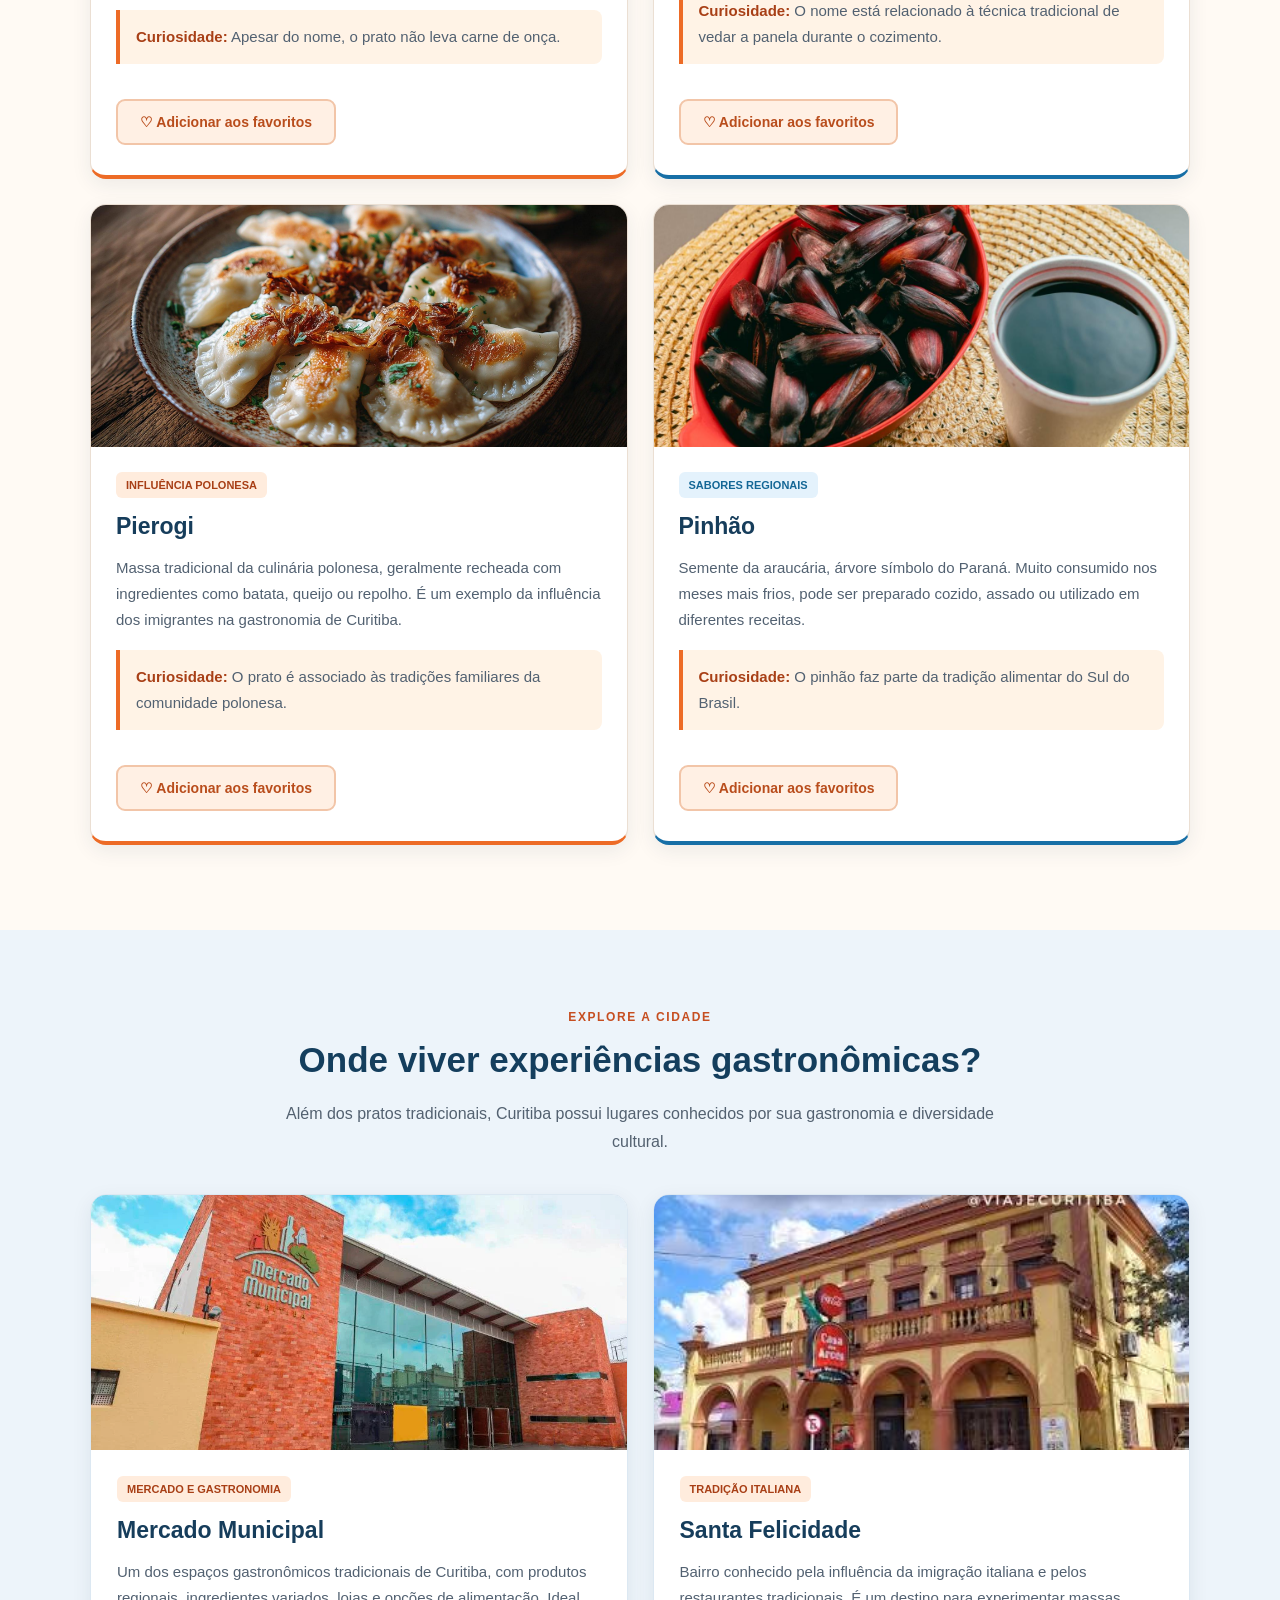
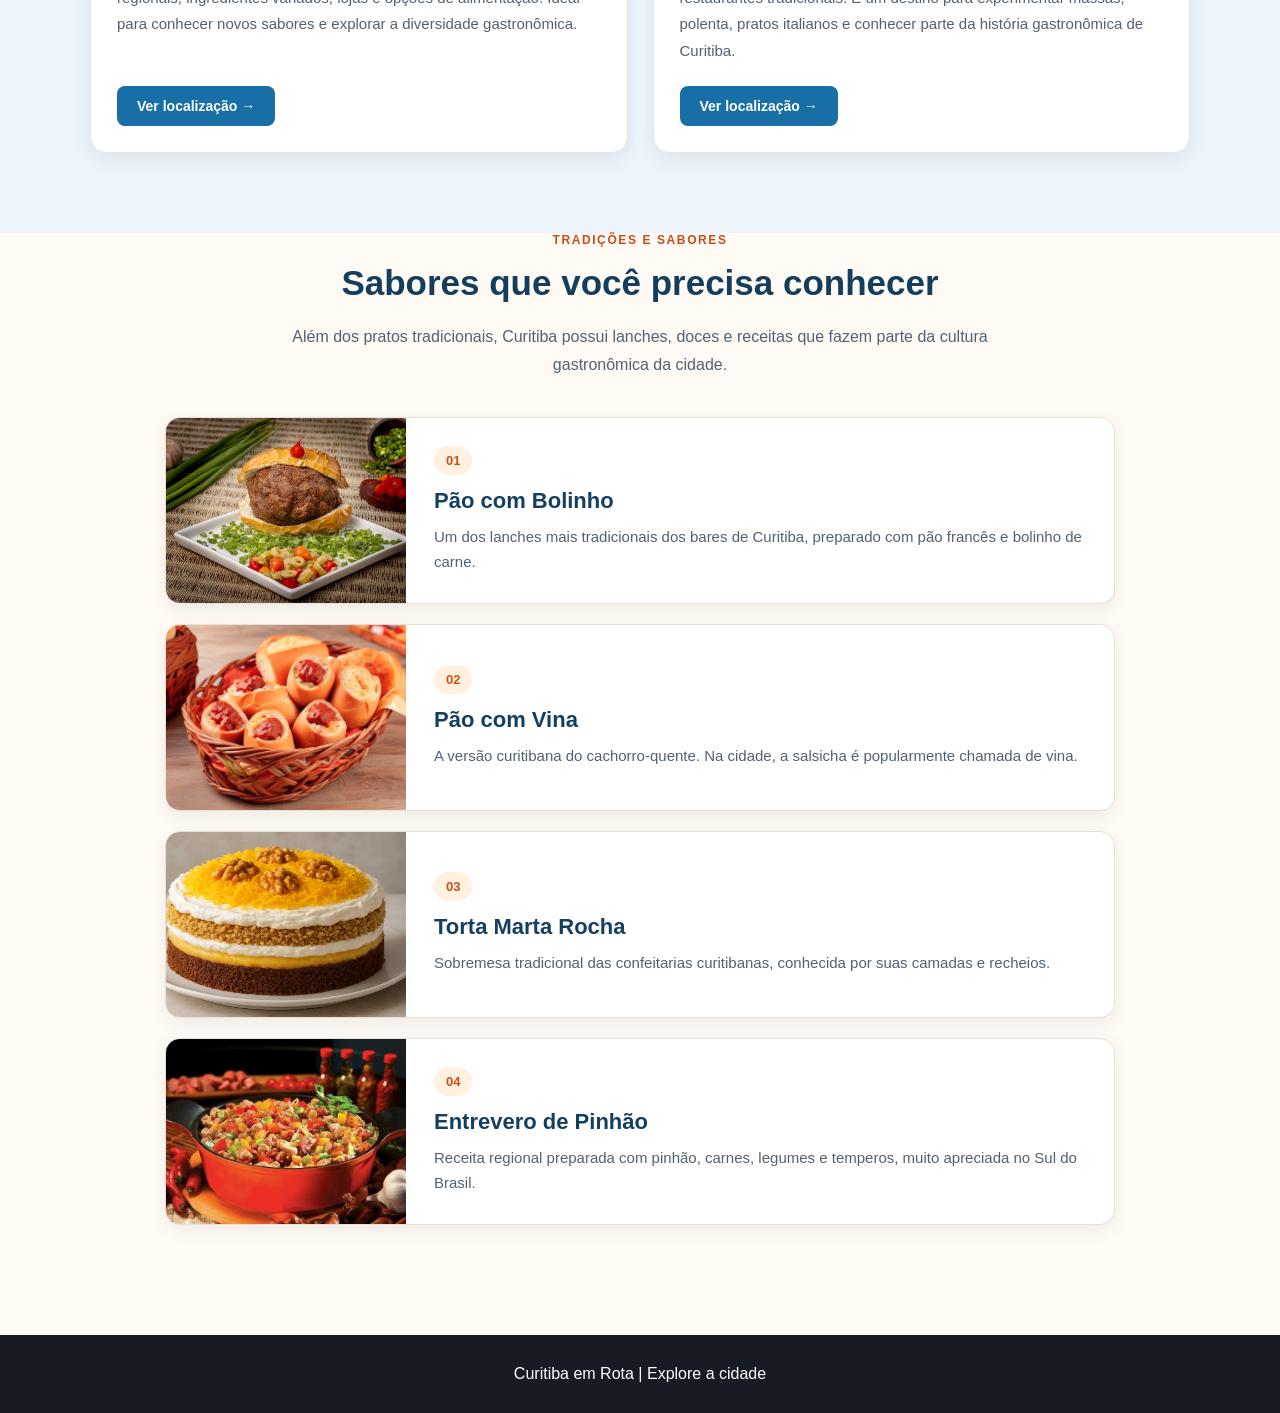
<file: Projeto Curitiba em Rota.2026 - Copia/HTML/gastronomia.html>
<!DOCTYPE html>
<html lang="pt-BR">

<head>
    <meta charset="UTF-8">
    <meta name="viewport" content="width=device-width, initial-scale=1.0">
    <meta name="description" content="Descubra os sabores, pratos tradicionais e experiências gastronômicas de Curitiba.">

    <title>Gastronomia | Curitiba em Rota</title>

    <link rel="stylesheet" href="../CSS/style.css">
    <script src="../JavaScripts/gastronomia.js" defer></script>
</head>

<body class="pagina-gastronomia">

    <header class="topo">
        <div class="container topo-conteudo">

            <a href="index.html" class="logo">
                Curitiba <span>em Rota</span>
            </a>

            <nav class="menu" aria-label="Menu principal">
                <a href="index.html">Início</a>
                <a href="parques.html">Parques</a>
                <a href="pontos.turisticos.html">Pontos Turísticos</a>
                <a href="gastronomia.html" aria-current="page">Gastronomia</a>
                <a href="cultura.html">Cultura e Museus</a>
                <a href="roteiros.html">Roteiros Turísticos</a>
                <a href="eventos.html">Eventos e Lazer</a>
                <a href="planejamento.html">Planejamento</a>
                <a href="dicas.html">Dicas</a>
                <a href="contato.html">Contato</a>
            </nav>

        </div>
    </header>

    <main>

        <section class="gastro-banner">
            <div class="container gastro-banner-grade">

                <div class="gastro-banner-texto">

                    <p class="gastro-etiqueta">
                        SABORES E TRADIÇÕES
                    </p>

                    <h1>Descubra os sabores de Curitiba</h1>

                    <p>
                        Uma cidade cheia de histórias também é feita
                        de sabores. Conheça pratos tradicionais,
                        influências culturais e experiências
                        gastronômicas de Curitiba e do Paraná.
                    </p>

                    <a href="#pratos" class="gastro-botao">
                        Explorar sabores →
                    </a>

                </div>

                <div class="gastro-banner-imagem">
                    <img
                        src="../Imagem/carne.de.onça.jpg"
                        alt="Carne de onça, prato tradicional de Curitiba">
                </div>

            </div>
        </section>

        <section class="gastro-introducao container">

            <p class="gastro-etiqueta-secao">
                GASTRONOMIA LOCAL
            </p>

            <h2>Uma cidade, muitos sabores</h2>

            <p>
                A gastronomia de Curitiba reúne influências
                de diferentes culturas, como a italiana,
                a polonesa e outras tradições presentes
                na história do Paraná.

                Dos pratos tradicionais às experiências
                gastronômicas, a cidade oferece opções
                para diferentes gostos.
            </p>

        </section>

        <section id="pratos" class="gastro-pratos container">

            <div class="gastro-titulo-secao">

                <p class="gastro-etiqueta-secao">
                    CONHEÇA OS SABORES
                </p>

                <h2>Pratos e tradições</h2>

                <p>
                    Descubra alguns sabores que representam
                    a gastronomia de Curitiba e do Paraná.
                </p>

            </div>

            <div class="gastro-grade">

                <article class="gastro-cartao">

                    <div class="gastro-foto">
                        <img
                            src="../Imagem/carne.de.onça.jpg"
                            alt="Carne de onça servida sobre pão"
                            loading="lazy">
                    </div>

                    <div class="gastro-cartao-conteudo">

                        <span class="gastro-tag">
                            TRADIÇÃO CURITIBANA
                        </span>

                        <h3>Carne de Onça</h3>

                        <p>
                            Um dos pratos mais conhecidos de Curitiba,
                            preparado tradicionalmente com carne
                            bovina crua temperada, cebola
                            e outros ingredientes, servido sobre pão.
                        </p>

                        <p class="gastro-curiosidade">
                            <strong>Curiosidade:</strong>
                            Apesar do nome, o prato não leva carne de onça.
                        </p>

                    </div>

                </article>

                <article class="gastro-cartao">

                    <div class="gastro-foto">
                        <img
                            src="../Imagem/Barreado.jpg.jfif"
                            alt="Barreado tradicional paranaense"
                            loading="lazy">
                    </div>

                    <div class="gastro-cartao-conteudo">

                        <span class="gastro-tag">
                            CULINÁRIA PARANAENSE
                        </span>

                        <h3>Barreado</h3>

                        <p>
                            Prato tradicional do litoral paranaense,
                            preparado com carne bovina cozida
                            lentamente com temperos.

                            Costuma ser servido com farinha de
                            mandioca, arroz e banana.
                        </p>

                        <p class="gastro-curiosidade">
                            <strong>Curiosidade:</strong>
                            O nome está relacionado à técnica
                            tradicional de vedar a panela
                            durante o cozimento.
                        </p>

                    </div>

                </article>

                <article class="gastro-cartao">

                    <div class="gastro-foto">
                        <img
                            src="../Imagem/Pierogi.jpg"
                            alt="Pierogi, prato tradicional polonês"
                            loading="lazy">
                    </div>

                    <div class="gastro-cartao-conteudo">

                        <span class="gastro-tag">
                            INFLUÊNCIA POLONESA
                        </span>

                        <h3>Pierogi</h3>

                        <p>
                            Massa tradicional da culinária polonesa,
                            geralmente recheada com ingredientes
                            como batata, queijo ou repolho.

                            É um exemplo da influência dos imigrantes
                            na gastronomia de Curitiba.
                        </p>

                        <p class="gastro-curiosidade">
                            <strong>Curiosidade:</strong>
                            O prato é associado às tradições
                            familiares da comunidade polonesa.
                        </p>

                    </div>

                </article>

                <article class="gastro-cartao">

                    <div class="gastro-foto">
                        <img
                            src="../Imagem/Pinhão.jpg"
                            alt="Pinhão cozido, alimento típico do Paraná"
                            loading="lazy">
                    </div>

                    <div class="gastro-cartao-conteudo">

                        <span class="gastro-tag">
                            SABORES REGIONAIS
                        </span>

                        <h3>Pinhão</h3>

                        <p>
                            Semente da araucária, árvore símbolo
                            do Paraná. Muito consumido nos meses
                            mais frios, pode ser preparado cozido,
                            assado ou utilizado em diferentes receitas.
                        </p>

                        <p class="gastro-curiosidade">
                            <strong>Curiosidade:</strong>
                            O pinhão faz parte da tradição
                            alimentar do Sul do Brasil.
                        </p>

                    </div>

                </article>

            </div>

        </section>

        <section class="gastro-experiencias">

            <div class="container">

                <div class="gastro-titulo-secao">

                    <p class="gastro-etiqueta-secao">
                        EXPLORE A CIDADE
                    </p>

                    <h2>Onde viver experiências gastronômicas?</h2>

                    <p>
                        Além dos pratos tradicionais, Curitiba
                        possui lugares conhecidos por sua gastronomia
                        e diversidade cultural.
                    </p>

                </div>

                <div class="gastro-lugares">

                    <article class="gastro-lugar">

                        <img
                            src="../Imagem/Mercado-Municipal.jpg"
                            alt="Mercado Municipal de Curitiba"
                            loading="lazy">

                        <div class="gastro-lugar-conteudo">

                            <span class="gastro-tag">
                                MERCADO E GASTRONOMIA
                            </span>

                            <h3>Mercado Municipal</h3>

                            <p>
                                Um dos espaços gastronômicos tradicionais
                                de Curitiba, com produtos regionais,
                                ingredientes variados, lojas e
                                opções de alimentação.

                                Ideal para conhecer novos sabores
                                e explorar a diversidade gastronômica.
                            </p>

                            <a
                                href="https://www.google.com/maps/search/?api=1&amp;query=Mercado+Municipal+de+Curitiba"
                                class="gastro-link"
                                target="_blank"
                                rel="noopener noreferrer">
                                Ver localização →
                            </a>

                        </div>

                    </article>

                    <article class="gastro-lugar">

                        <img
                            src="../Imagem/images.jfif"
                            alt="Bairro Santa Felicidade em Curitiba"
                            loading="lazy">

                        <div class="gastro-lugar-conteudo">

                            <span class="gastro-tag">
                                TRADIÇÃO ITALIANA
                            </span>

                            <h3>Santa Felicidade</h3>

                            <p>
                                Bairro conhecido pela influência
                                da imigração italiana e pelos
                                restaurantes tradicionais.

                                É um destino para experimentar massas,
                                polenta, pratos italianos e conhecer
                                parte da história gastronômica
                                de Curitiba.
                            </p>

                            <a
                                href="https://www.google.com/maps/search/?api=1&amp;query=Santa+Felicidade+Curitiba"
                                class="gastro-link"
                                target="_blank"
                                rel="noopener noreferrer">
                                Ver localização →
                            </a>

                        </div>

                    </article>

                </div>

            </div>

        </section>

        <section class="gastro-lista-tipica">

            <div class="container">

                <div class="gastro-titulo-secao">

                    <p class="gastro-etiqueta-secao">
                        TRADIÇÕES E SABORES
                    </p>

                    <h2>Sabores que você precisa conhecer</h2>

                    <p>
                        Além dos pratos tradicionais, Curitiba
                        possui lanches, doces e receitas que fazem
                        parte da cultura gastronômica da cidade.
                    </p>

                </div>

                <div class="gastro-lista-grade">

                    <article class="gastro-lista-item">

                        <img
                            src="../Imagem/Pao.combolinho.jpg"
                            alt="Pão com bolinho, lanche tradicional de Curitiba"
                            class="gastro-lista-img"
                            loading="lazy">

                        <div class="gastro-lista-conteudo">

                            <span class="gastro-lista-numero">01</span>

                            <h3>Pão com Bolinho</h3>

                            <p>
                                Um dos lanches mais tradicionais
                                dos bares de Curitiba, preparado
                                com pão francês e bolinho de carne.
                            </p>

                        </div>

                    </article>

                    <article class="gastro-lista-item">

                        <img
                            src="../Imagem/pao.comvina.jpg"
                            alt="Pão com vina, cachorro-quente típico de Curitiba"
                            class="gastro-lista-img"
                            loading="lazy">

                        <div class="gastro-lista-conteudo">

                            <span class="gastro-lista-numero">02</span>

                            <h3>Pão com Vina</h3>

                            <p>
                                A versão curitibana do cachorro-quente.
                                Na cidade, a salsicha é popularmente
                                chamada de vina.
                            </p>

                        </div>

                    </article>

                    <article class="gastro-lista-item">

                        <img
                            src="../Imagem/marta-rocha.jpg"
                            alt="Torta Marta Rocha, sobremesa tradicional"
                            class="gastro-lista-img"
                            loading="lazy">

                        <div class="gastro-lista-conteudo">

                            <span class="gastro-lista-numero">03</span>

                            <h3>Torta Marta Rocha</h3>

                            <p>
                                Sobremesa tradicional das confeitarias
                                curitibanas, conhecida por suas
                                camadas e recheios.
                            </p>

                        </div>

                    </article>

                    <article class="gastro-lista-item">

                        <img
                            src="../Imagem/entrevero-pinhao.jpg"
                            alt="Entrevero de pinhão, prato regional"
                            class="gastro-lista-img"
                            loading="lazy">

                        <div class="gastro-lista-conteudo">

                            <span class="gastro-lista-numero">04</span>

                            <h3>Entrevero de Pinhão</h3>

                            <p>
                                Receita regional preparada com pinhão,
                                carnes, legumes e temperos,
                                muito apreciada no Sul do Brasil.
                            </p>

                        </div>

                    </article>

                </div>

            </div>

        </section>

    </main>

    <footer class="rodape text-center">
        <p>Curitiba em Rota | Explore a cidade</p>
    </footer>

</body>
</html>
</file>
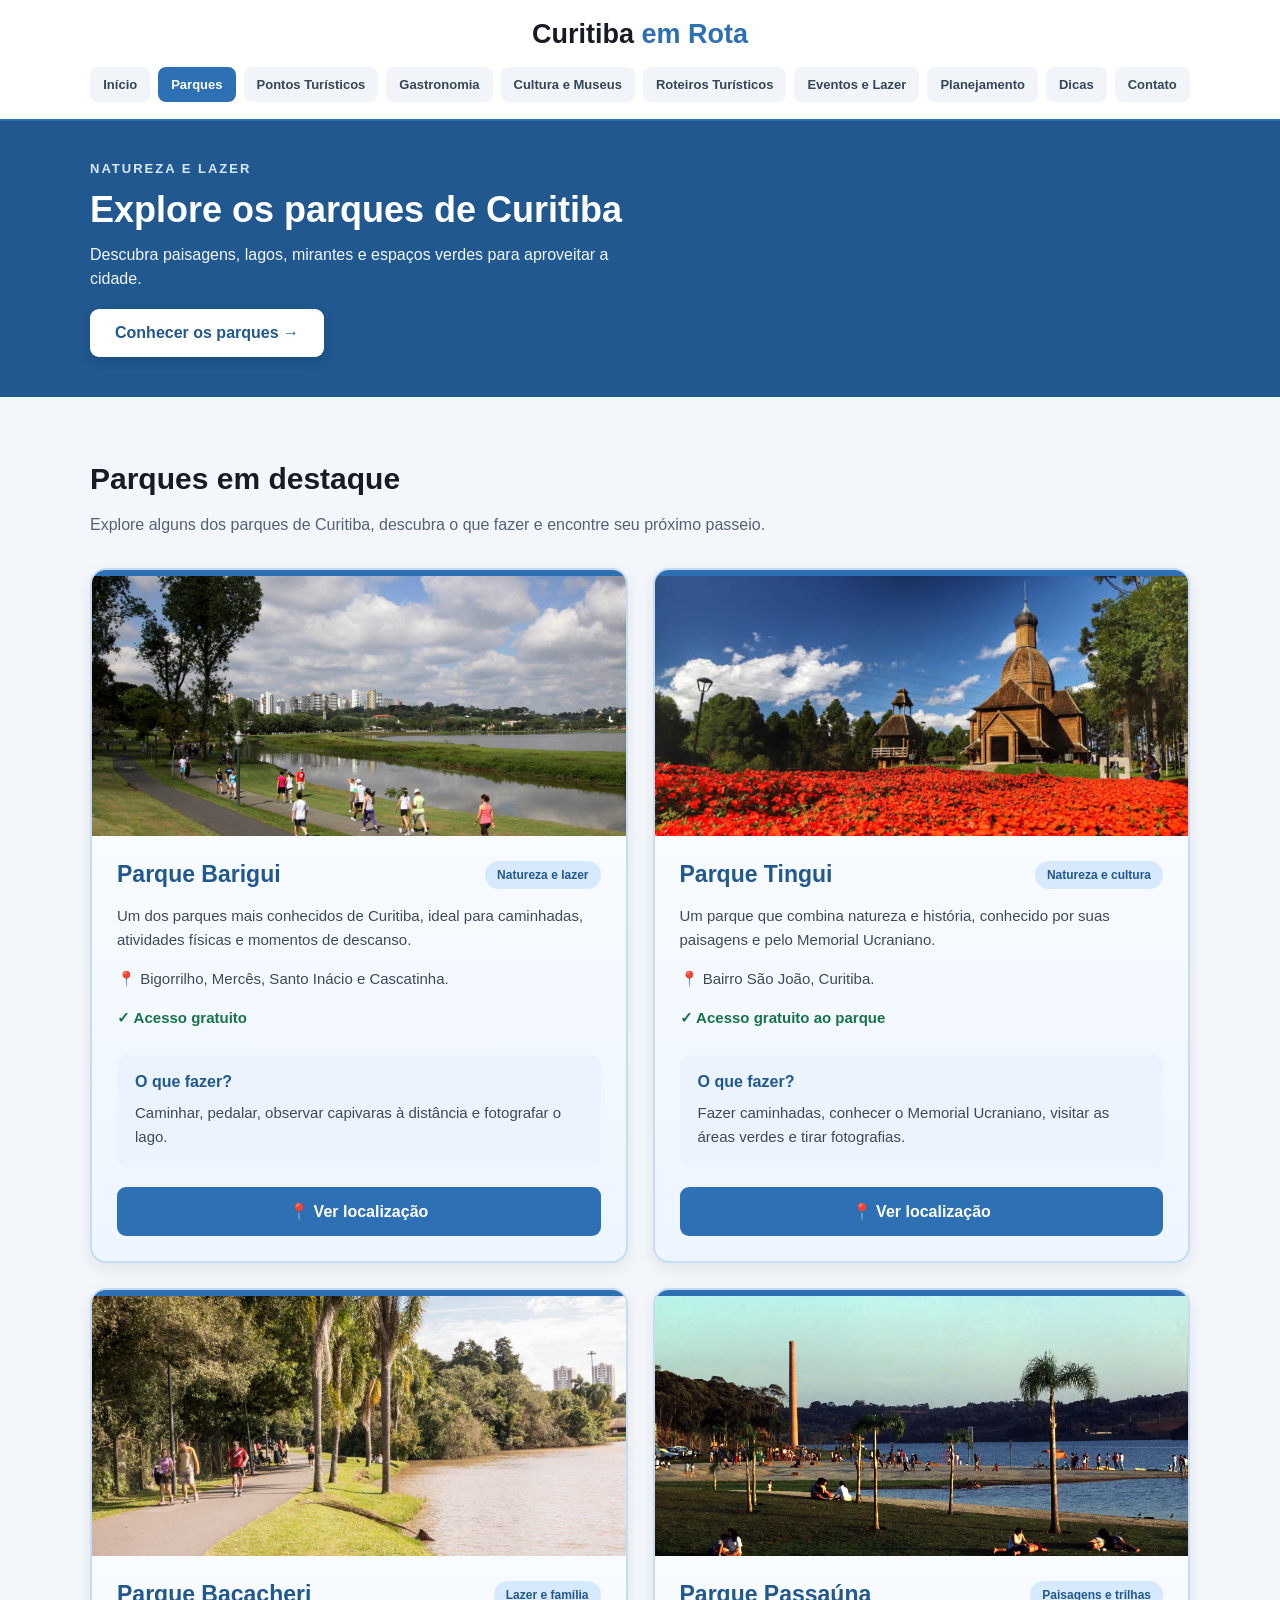
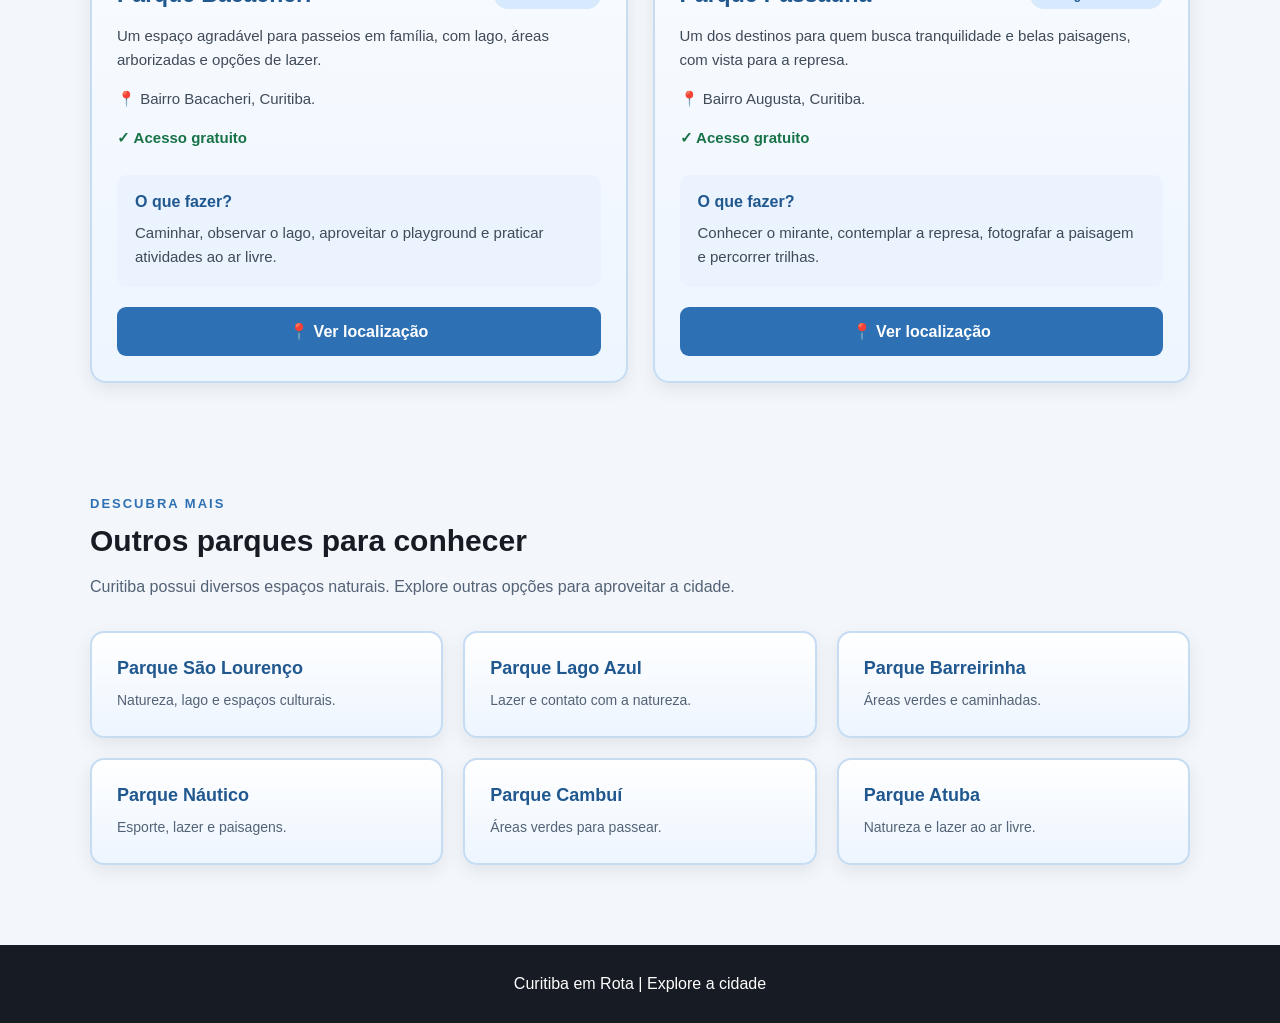
<file: Projeto Curitiba em Rota.2026 - Copia/HTML/parques.html>
<!DOCTYPE html>
<html lang="pt-BR">

<head>
    <meta charset="UTF-8">
    <meta name="viewport" content="width=device-width, initial-scale=1.0">
    <meta name="description" content="Conheça os parques de Curitiba, suas atrações, atividades e localizações.">

    <title>Parques | Curitiba em Rota</title>

    <link rel="stylesheet" href="../CSS/style.css">
</head>

<body class="pagina-parques">

    <header class="topo">
        <div class="container topo-conteudo">

            <a href="index.html" class="logo">
                Curitiba <span>em Rota</span>
            </a>

            <nav class="menu" aria-label="Menu principal">
                <a href="index.html">Início</a>
                <a href="parques.html" aria-current="page">Parques</a>
                <a href="pontos.turisticos.html">Pontos Turísticos</a>
                <a href="gastronomia.html">Gastronomia</a>
                <a href="cultura.html">Cultura e Museus</a>
                <a href="roteiros.html">Roteiros Turísticos</a>
                <a href="eventos.html">Eventos e Lazer</a>
                <a href="planejamento.html">Planejamento</a>
                <a href="dicas.html">Dicas</a>
                <a href="contato.html">Contato</a>
            </nav>

        </div>
    </header>

    <main>

        <section class="destaque">
            <div class="container">

                <p class="etiqueta">NATUREZA E LAZER</p>

                <h1>Explore os parques de Curitiba</h1>

                <p class="destaque-texto">
                    Descubra paisagens, lagos, mirantes e espaços verdes
                    para aproveitar a cidade.
                </p>

                <a href="#parques" class="botao">
                    Conhecer os parques →
                </a>

            </div>
        </section>

        <section id="parques" class="destinos container">

            <h2>Parques em destaque</h2>

            <p class="subtitulo">
                Explore alguns dos parques de Curitiba,
                descubra o que fazer e encontre seu próximo passeio.
            </p>

            <div class="parques-detalhados">

                <article class="parque-detalhado">

                    <img
                        class="parque-foto"
                        src="../Imagem/Barigui.jpg"
                        alt="Lago do Parque Barigui"
                        loading="lazy">

                    <div class="parque-informacoes">

                        <div class="parque-titulo">
                            <h3>Parque Barigui</h3>
                            <span class="parque-tag">Natureza e lazer</span>
                        </div>

                        <p class="parque-descricao">
                            Um dos parques mais conhecidos de Curitiba,
                            ideal para caminhadas, atividades físicas
                            e momentos de descanso.
                        </p>

                        <p class="parque-local">
                            📍 Bigorrilho, Mercês, Santo Inácio e Cascatinha.
                        </p>

                        <p class="parque-gratuito">
                            ✓ Acesso gratuito
                        </p>

                        <div class="parque-atividades">
                            <h4>O que fazer?</h4>
                            <p>
                                Caminhar, pedalar, observar capivaras
                                à distância e fotografar o lago.
                            </p>
                        </div>

                        <a
                            href="https://www.google.com/maps/search/?api=1&amp;query=Parque+Barigui+Curitiba"
                            class="botao-localizacao"
                            target="_blank"
                            rel="noopener noreferrer">
                            📍 Ver localização
                        </a>

                    </div>
                </article>

                <article class="parque-detalhado">

                    <img
                        class="parque-foto"
                        src="../Imagem/tingui.jpg"
                        alt="Parque Tingui em Curitiba"
                        loading="lazy">

                    <div class="parque-informacoes">

                        <div class="parque-titulo">
                            <h3>Parque Tingui</h3>
                            <span class="parque-tag">Natureza e cultura</span>
                        </div>

                        <p class="parque-descricao">
                            Um parque que combina natureza e história,
                            conhecido por suas paisagens e pelo
                            Memorial Ucraniano.
                        </p>

                        <p class="parque-local">
                            📍 Bairro São João, Curitiba.
                        </p>

                        <p class="parque-gratuito">
                            ✓ Acesso gratuito ao parque
                        </p>

                        <div class="parque-atividades">
                            <h4>O que fazer?</h4>
                            <p>
                                Fazer caminhadas, conhecer o Memorial
                                Ucraniano, visitar as áreas verdes
                                e tirar fotografias.
                            </p>
                        </div>

                        <a
                            href="https://www.google.com/maps/search/?api=1&amp;query=Parque+Tingui+Curitiba"
                            class="botao-localizacao"
                            target="_blank"
                            rel="noopener noreferrer">
                            📍 Ver localização
                        </a>

                    </div>
                </article>

                <article class="parque-detalhado">

                    <img
                        class="parque-foto"
                        src="../Imagem/bacacheri.jpg"
                        alt="Parque Bacacheri em Curitiba"
                        loading="lazy">

                    <div class="parque-informacoes">

                        <div class="parque-titulo">
                            <h3>Parque Bacacheri</h3>
                            <span class="parque-tag">Lazer e família</span>
                        </div>

                        <p class="parque-descricao">
                            Um espaço agradável para passeios em família,
                            com lago, áreas arborizadas e opções de lazer.
                        </p>

                        <p class="parque-local">
                            📍 Bairro Bacacheri, Curitiba.
                        </p>

                        <p class="parque-gratuito">
                            ✓ Acesso gratuito
                        </p>

                        <div class="parque-atividades">
                            <h4>O que fazer?</h4>
                            <p>
                                Caminhar, observar o lago, aproveitar
                                o playground e praticar atividades
                                ao ar livre.
                            </p>
                        </div>

                        <a
                            href="https://www.google.com/maps/search/?api=1&amp;query=Parque+Bacacheri+Curitiba"
                            class="botao-localizacao"
                            target="_blank"
                            rel="noopener noreferrer">
                            📍 Ver localização
                        </a>

                    </div>
                </article>

                <article class="parque-detalhado">

                    <img
                        class="parque-foto"
                        src="../Imagem/passauna.jpg"
                        alt="Represa do Parque Passaúna"
                        loading="lazy">

                    <div class="parque-informacoes">

                        <div class="parque-titulo">
                            <h3>Parque Passaúna</h3>
                            <span class="parque-tag">Paisagens e trilhas</span>
                        </div>

                        <p class="parque-descricao">
                            Um dos destinos para quem busca tranquilidade
                            e belas paisagens, com vista para a represa.
                        </p>

                        <p class="parque-local">
                            📍 Bairro Augusta, Curitiba.
                        </p>

                        <p class="parque-gratuito">
                            ✓ Acesso gratuito
                        </p>

                        <div class="parque-atividades">
                            <h4>O que fazer?</h4>
                            <p>
                                Conhecer o mirante, contemplar a represa,
                                fotografar a paisagem e percorrer trilhas.
                            </p>
                        </div>

                        <a
                            href="https://www.google.com/maps/search/?api=1&amp;query=Parque+Passauna+Curitiba"
                            class="botao-localizacao"
                            target="_blank"
                            rel="noopener noreferrer">
                            📍 Ver localização
                        </a>

                    </div>
                </article>

            </div>
        </section>

        <section class="catalogo-parques container">

            <p class="etiqueta-catalogo">
                DESCUBRA MAIS
            </p>

            <h2>Outros parques para conhecer</h2>

            <p class="subtitulo">
                Curitiba possui diversos espaços naturais.
                Explore outras opções para aproveitar a cidade.
            </p>

            <div class="parques-lista">

                <div class="parque-item">
                    <h3>Parque São Lourenço</h3>
                    <p>Natureza, lago e espaços culturais.</p>
                </div>

                <div class="parque-item">
                    <h3>Parque Lago Azul</h3>
                    <p>Lazer e contato com a natureza.</p>
                </div>

                <div class="parque-item">
                    <h3>Parque Barreirinha</h3>
                    <p>Áreas verdes e caminhadas.</p>
                </div>

                <div class="parque-item">
                    <h3>Parque Náutico</h3>
                    <p>Esporte, lazer e paisagens.</p>
                </div>

                <div class="parque-item">
                    <h3>Parque Cambuí</h3>
                    <p>Áreas verdes para passear.</p>
                </div>

                <div class="parque-item">
                    <h3>Parque Atuba</h3>
                    <p>Natureza e lazer ao ar livre.</p>
                </div>

            </div>

        </section>

    </main>

    <footer class="rodape">
        <p>Curitiba em Rota | Explore a cidade</p>
    </footer>

</body>
</html>
</file>
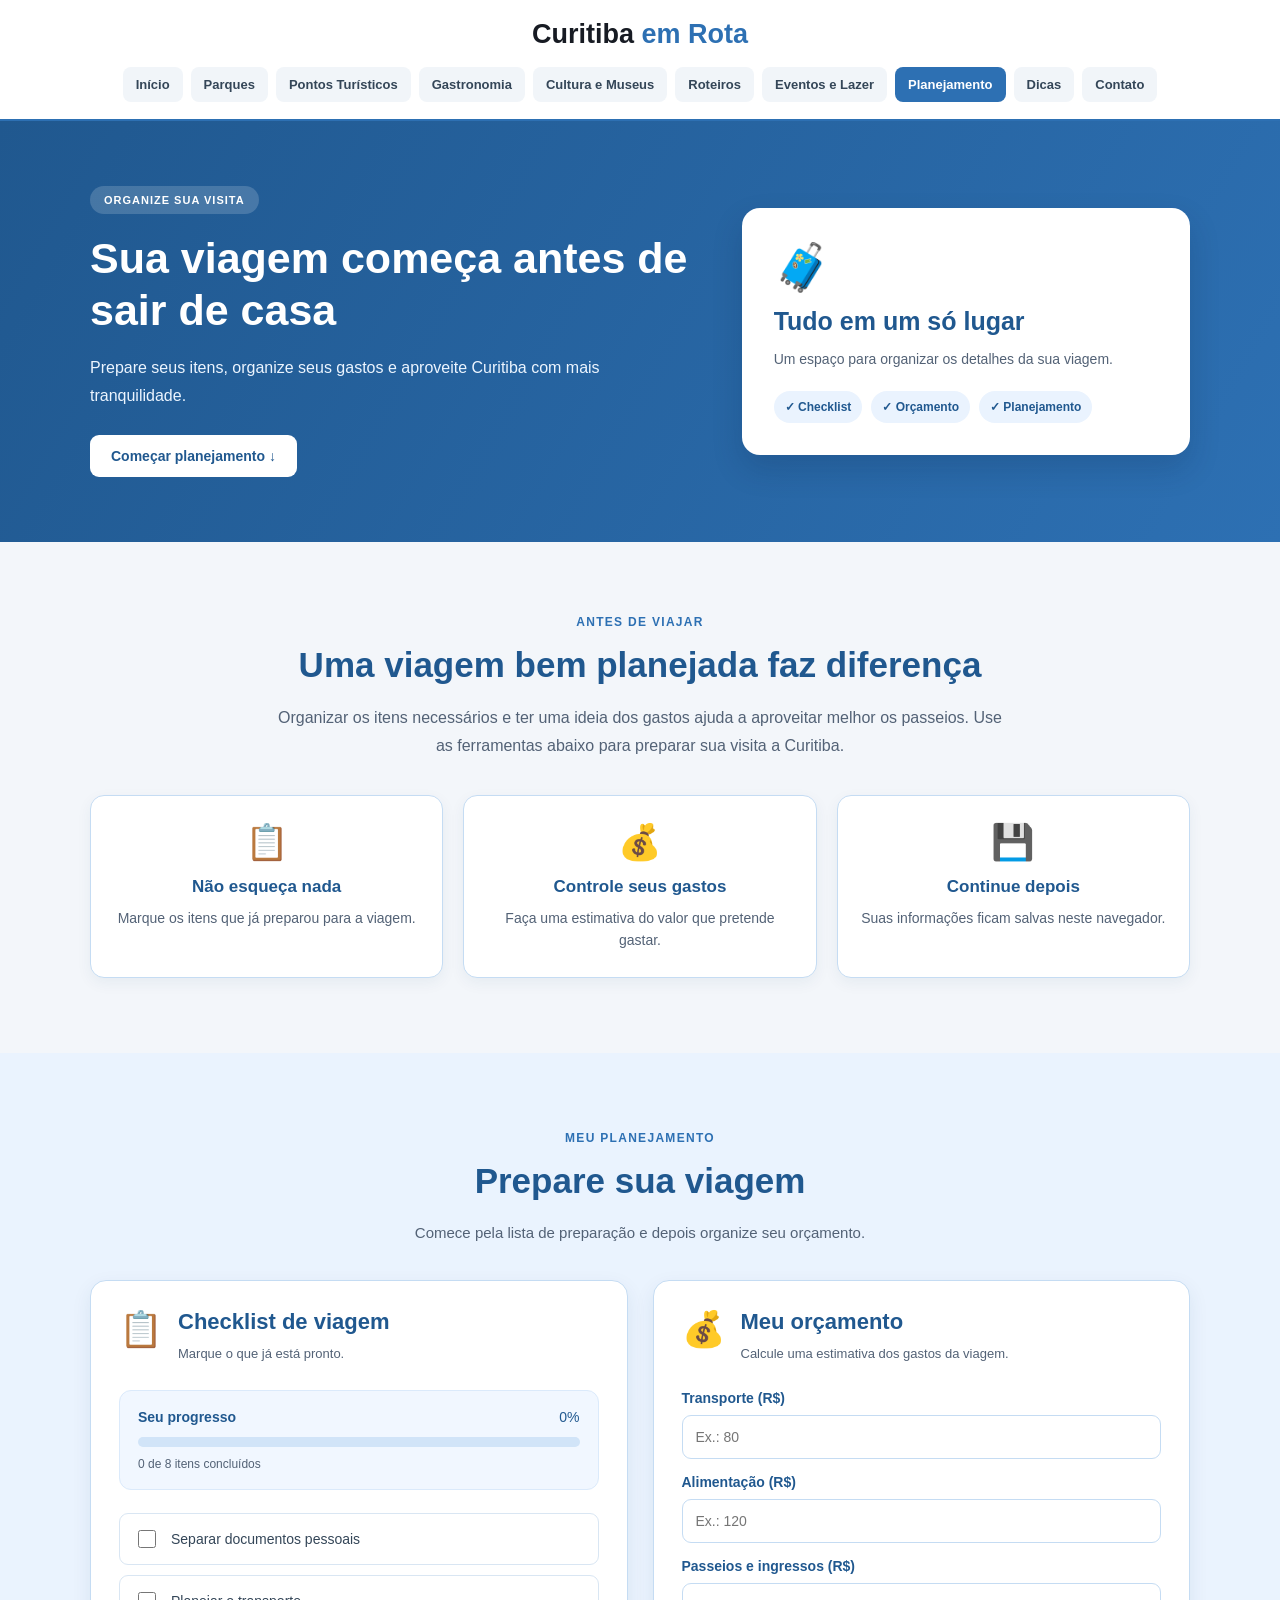
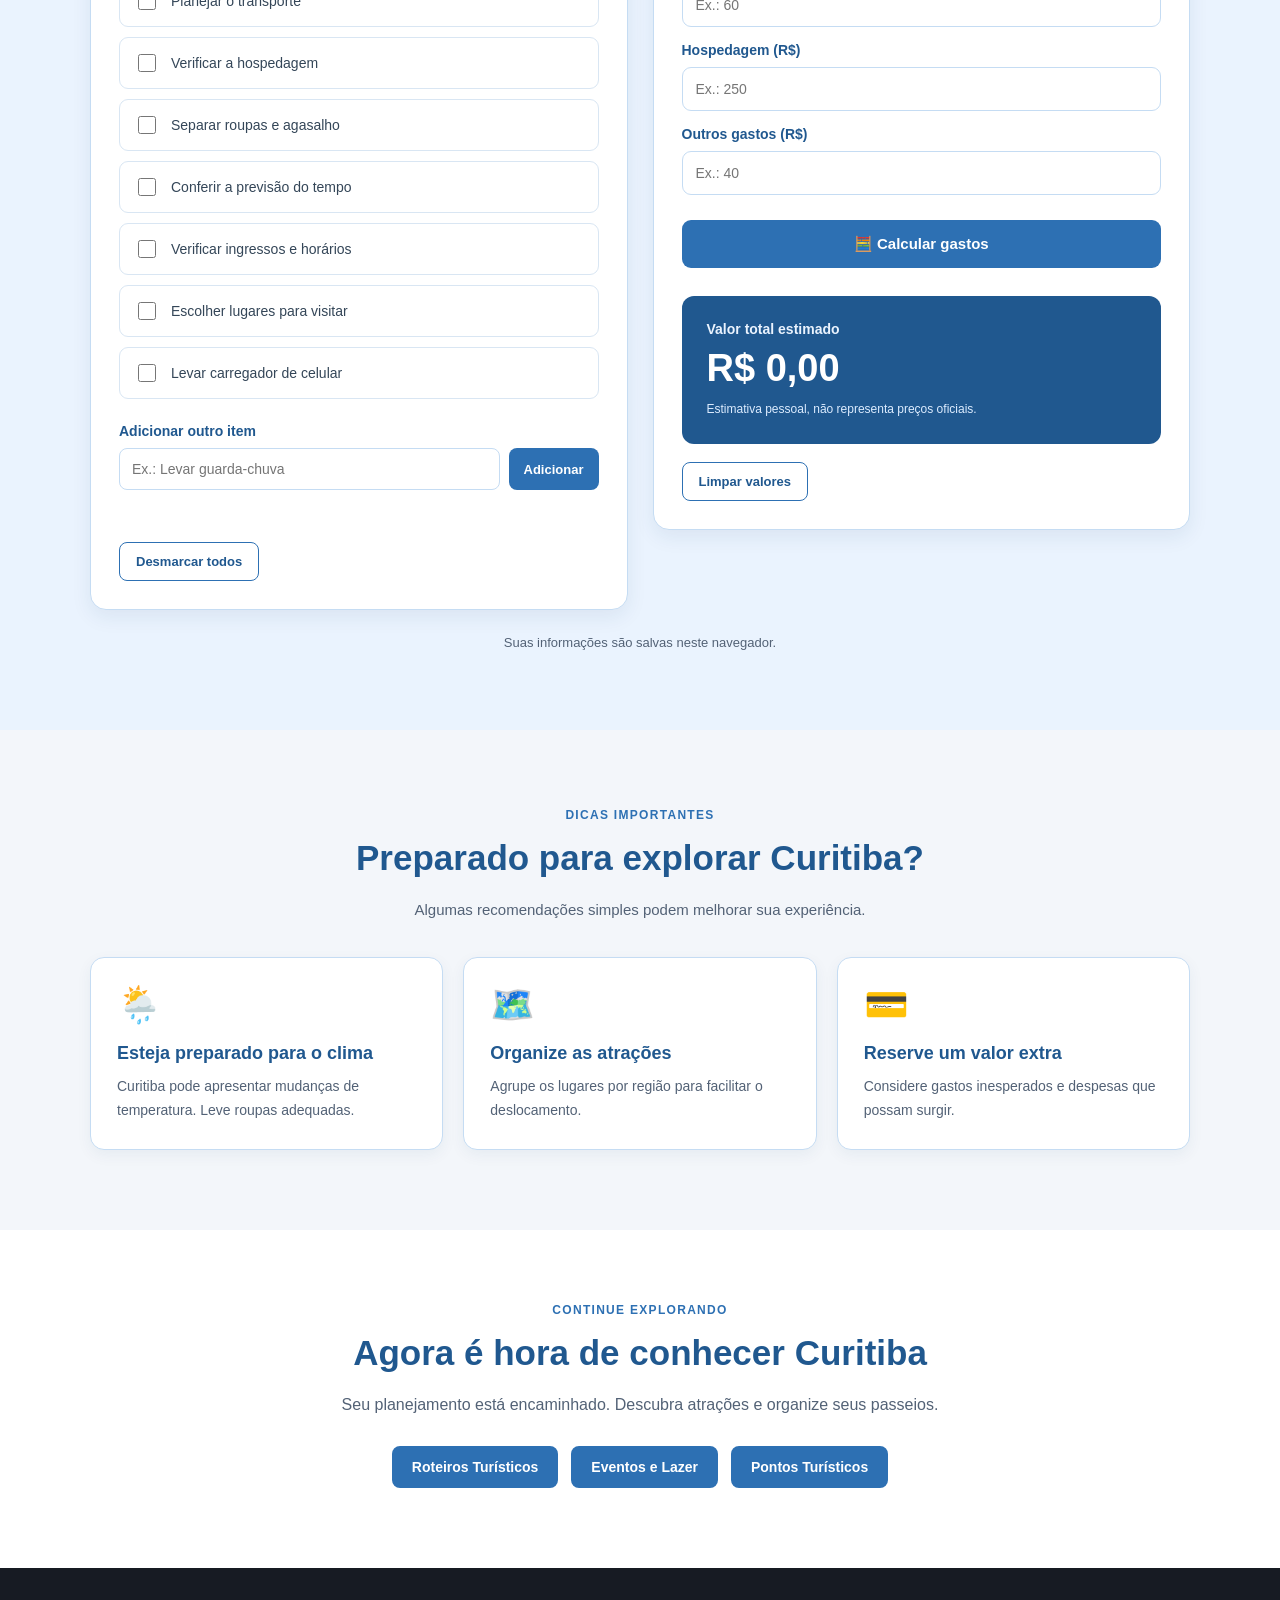
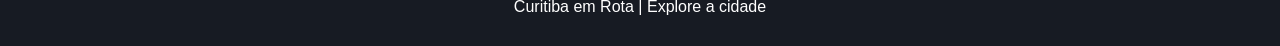
<file: Projeto Curitiba em Rota.2026 - Copia/HTML/planejamento.html>
<!DOCTYPE html>
<html lang="pt-BR">

<head>
    <meta charset="UTF-8">
    <meta name="viewport"
          content="width=device-width, initial-scale=1.0">
    <meta name="description"
          content="Organize sua viagem para Curitiba com checklist e planejamento de gastos.">
    <title>Planeje sua Viagem | Curitiba em Rota</title>
    <link rel="stylesheet" href="../CSS/style.css">
    <script src="../JavaScripts/planejamentos.js" defer></script>
</head>

<body class="pagina-planejamento">

    <header class="topo">
        <div class="container topo-conteudo">

            <a href="index.html" class="logo">
                Curitiba <span>em Rota</span>
            </a>

            <nav class="menu" aria-label="Menu principal">
                <a href="index.html">Início</a>
                <a href="parques.html">Parques</a>
                <a href="pontos.turisticos.html">
                    Pontos Turísticos
                </a>
                <a href="gastronomia.html">Gastronomia</a>
                <a href="cultura.html">Cultura e Museus</a>
                <a href="roteiros.html">Roteiros</a>
                <a href="eventos.html">Eventos e Lazer</a>
                <a href="planejamento.html" aria-current="page">
                    Planejamento
                </a>
                <a href="dicas.html">Dicas</a>
                <a href="contato.html">Contato</a>
            </nav>

        </div>
    </header>

    <main>

        <section class="plan8-hero">
            <div class="container plan8-hero-grade">

                <div class="plan8-hero-texto">
                    <span class="plan8-selo">
                        ORGANIZE SUA VISITA
                    </span>

                    <h1>
                        Sua viagem começa
                        antes de sair de casa
                    </h1>

                    <p>
                        Prepare seus itens, organize
                        seus gastos e aproveite Curitiba
                        com mais tranquilidade.
                    </p>

                    <a href="#organizador"
                       class="plan8-botao-claro">
                        Começar planejamento ↓
                    </a>
                </div>

                <div class="plan8-hero-quadro">
                    <span class="plan8-quadro-icone">
                        🧳
                    </span>

                    <h2>Tudo em um só lugar</h2>

                    <p>
                        Um espaço para organizar
                        os detalhes da sua viagem.
                    </p>

                    <div class="plan8-quadro-itens">
                        <span>✓ Checklist</span>
                        <span>✓ Orçamento</span>
                        <span>✓ Planejamento</span>
                    </div>
                </div>

            </div>
        </section>

        <section class="plan8-intro container">
            <span class="plan8-etiqueta">
                ANTES DE VIAJAR
            </span>

            <h2>
                Uma viagem bem planejada faz diferença
            </h2>

            <p>
                Organizar os itens necessários
                e ter uma ideia dos gastos ajuda
                a aproveitar melhor os passeios.
                Use as ferramentas abaixo para
                preparar sua visita a Curitiba.
            </p>

            <div class="plan8-beneficios">

                <article>
                    <span>📋</span>
                    <h3>Não esqueça nada</h3>
                    <p>
                        Marque os itens que já
                        preparou para a viagem.
                    </p>
                </article>

                <article>
                    <span>💰</span>
                    <h3>Controle seus gastos</h3>
                    <p>
                        Faça uma estimativa do valor
                        que pretende gastar.
                    </p>
                </article>

                <article>
                    <span>💾</span>
                    <h3>Continue depois</h3>
                    <p>
                        Suas informações ficam
                        salvas neste navegador.
                    </p>
                </article>

            </div>
        </section>

        <section id="organizador" class="plan8-organizador">
            <div class="container">

                <div class="plan8-titulo-secao">
                    <span class="plan8-etiqueta">
                        MEU PLANEJAMENTO
                    </span>

                    <h2>Prepare sua viagem</h2>

                    <p>
                        Comece pela lista de preparação
                        e depois organize seu orçamento.
                    </p>
                </div>

                <div class="plan8-grade">

                    <section class="plan8-painel"
                             aria-labelledby="plan8-titulo-checklist">

                        <div class="plan8-painel-topo">
                            <span class="plan8-painel-icone">
                                📋
                            </span>

                            <div>
                                <h3 id="plan8-titulo-checklist">
                                    Checklist de viagem
                                </h3>
                                <p>
                                    Marque o que já está pronto.
                                </p>
                            </div>
                        </div>

                        <div class="plan8-progresso">

                            <div class="plan8-progresso-texto">
                                <strong>Seu progresso</strong>
                                <span id="plan8-percentual">
                                    0%
                                </span>
                            </div>

                            <div class="plan8-barra">
                                <div id="plan8-barra-preenchida"
                                     class="plan8-barra-preenchida">
                                </div>
                            </div>

                            <small id="plan8-contador">
                                0 de 8 itens concluídos
                            </small>
                        </div>

                        <div class="plan8-lista-checklist">

                            <label class="plan8-item">
                                <input type="checkbox"
                                       data-item="documentos">
                                <span>
                                    Separar documentos pessoais
                                </span>
                            </label>

                            <label class="plan8-item">
                                <input type="checkbox"
                                       data-item="transporte">
                                <span>
                                    Planejar o transporte
                                </span>
                            </label>

                            <label class="plan8-item">
                                <input type="checkbox"
                                       data-item="hospedagem">
                                <span>
                                    Verificar a hospedagem
                                </span>
                            </label>

                            <label class="plan8-item">
                                <input type="checkbox"
                                       data-item="roupas">
                                <span>
                                    Separar roupas e agasalho
                                </span>
                            </label>

                            <label class="plan8-item">
                                <input type="checkbox"
                                       data-item="clima">
                                <span>
                                    Conferir a previsão do tempo
                                </span>
                            </label>

                            <label class="plan8-item">
                                <input type="checkbox"
                                       data-item="ingressos">
                                <span>
                                    Verificar ingressos e horários
                                </span>
                            </label>

                            <label class="plan8-item">
                                <input type="checkbox"
                                       data-item="roteiro">
                                <span>
                                    Escolher lugares para visitar
                                </span>
                            </label>

                            <label class="plan8-item">
                                <input type="checkbox"
                                       data-item="carregador">
                                <span>
                                    Levar carregador de celular
                                </span>
                            </label>

                        </div>

                        <form id="plan8-form-item"
                              class="plan8-form-item">

                            <label for="plan8-novo-item">
                                Adicionar outro item
                            </label>

                            <div class="plan8-form-item-linha">
                                <input type="text"
                                       id="plan8-novo-item"
                                       maxlength="80"
                                       placeholder="Ex.: Levar guarda-chuva"
                                       required>

                                <button type="submit">
                                    Adicionar
                                </button>
                            </div>

                        </form>

                        <div id="plan8-itens-extras"
                             class="plan8-itens-extras">
                        </div>

                        <button type="button"
                                id="plan8-limpar-checklist"
                                class="plan8-botao-secundario">
                            Desmarcar todos
                        </button>

                    </section>

                    <section class="plan8-painel"
                             aria-labelledby="plan8-titulo-orcamento">

                        <div class="plan8-painel-topo">
                            <span class="plan8-painel-icone">
                                💰
                            </span>

                            <div>
                                <h3 id="plan8-titulo-orcamento">
                                    Meu orçamento
                                </h3>

                                <p>
                                    Calcule uma estimativa
                                    dos gastos da viagem.
                                </p>
                            </div>
                        </div>

                        <form id="plan8-form-orcamento">

                            <label for="plan8-transporte">
                                Transporte (R$)
                            </label>
                            <input type="number"
                                   id="plan8-transporte"
                                   min="0"
                                   max="1000000"
                                   step="0.01"
                                   placeholder="Ex.: 80">

                            <label for="plan8-alimentacao">
                                Alimentação (R$)
                            </label>
                            <input type="number"
                                   id="plan8-alimentacao"
                                   min="0"
                                   max="1000000"
                                   step="0.01"
                                   placeholder="Ex.: 120">

                            <label for="plan8-passeios">
                                Passeios e ingressos (R$)
                            </label>
                            <input type="number"
                                   id="plan8-passeios"
                                   min="0"
                                   max="1000000"
                                   step="0.01"
                                   placeholder="Ex.: 60">

                            <label for="plan8-hospedagem">
                                Hospedagem (R$)
                            </label>
                            <input type="number"
                                   id="plan8-hospedagem"
                                   min="0"
                                   max="1000000"
                                   step="0.01"
                                   placeholder="Ex.: 250">

                            <label for="plan8-outros">
                                Outros gastos (R$)
                            </label>
                            <input type="number"
                                   id="plan8-outros"
                                   min="0"
                                   max="1000000"
                                   step="0.01"
                                   placeholder="Ex.: 40">

                            <button type="button"
                                    id="plan8-calcular"
                                    class="plan8-botao-calcular"
                                    style="
                                        display: block;
                                        width: 100%;
                                        background: #2d70b3;
                                        color: white;
                                        border: none;
                                        border-radius: 9px;
                                        padding: 15px;
                                        margin-top: 25px;
                                        font-size: 15px;
                                        font-weight: bold;
                                        cursor: pointer;
                                    ">
                                🧮 Calcular gastos
                            </button>

                            <div class="plan8-total">
                                <span>
                                    Valor total estimado
                                </span>

                                <strong id="plan8-valor-total">
                                    R$ 0,00
                                </strong>

                                <small>
                                    Estimativa pessoal,
                                    não representa preços oficiais.
                                </small>
                            </div>

                            <button type="button"
                                    id="plan8-limpar-orcamento"
                                    class="plan8-botao-secundario">
                                Limpar valores
                            </button>

                        </form>

                    </section>

                </div>

                <p class="plan8-aviso-salvamento"
                   id="plan8-status"
                   role="status"
                   aria-live="polite">
                    Suas informações são salvas neste navegador.
                </p>

            </div>
        </section>

        <section class="plan8-dicas container">
            <div class="plan8-titulo-secao">
                <span class="plan8-etiqueta">
                    DICAS IMPORTANTES
                </span>

                <h2>
                    Preparado para explorar Curitiba?
                </h2>

                <p>
                    Algumas recomendações simples
                    podem melhorar sua experiência.
                </p>
            </div>

            <div class="plan8-dicas-grade">

                <article class="plan8-dica">
                    <span>🌦️</span>
                    <h3>Esteja preparado para o clima</h3>
                    <p>
                        Curitiba pode apresentar
                        mudanças de temperatura.
                        Leve roupas adequadas.
                    </p>
                </article>

                <article class="plan8-dica">
                    <span>🗺️</span>
                    <h3>Organize as atrações</h3>
                    <p>
                        Agrupe os lugares por região
                        para facilitar o deslocamento.
                    </p>
                </article>

                <article class="plan8-dica">
                    <span>💳</span>
                    <h3>Reserve um valor extra</h3>
                    <p>
                        Considere gastos inesperados
                        e despesas que possam surgir.
                    </p>
                </article>

            </div>
        </section>

        <section class="plan8-final">
            <div class="container">

                <span class="plan8-etiqueta">
                    CONTINUE EXPLORANDO
                </span>

                <h2>
                    Agora é hora de conhecer Curitiba
                </h2>

                <p>
                    Seu planejamento está encaminhado.
                    Descubra atrações e organize seus passeios.
                </p>

                <div class="plan8-links">
                    <a href="roteiros.html">
                        Roteiros Turísticos
                    </a>

                    <a href="eventos.html">
                        Eventos e Lazer
                    </a>

                    <a href="pontos-turisticos.html">
                        Pontos Turísticos
                    </a>
                </div>

            </div>
        </section>

    </main>

    <footer class="rodape">
        <p>Curitiba em Rota | Explore a cidade</p>
    </footer>

</body>
</html>
</file>
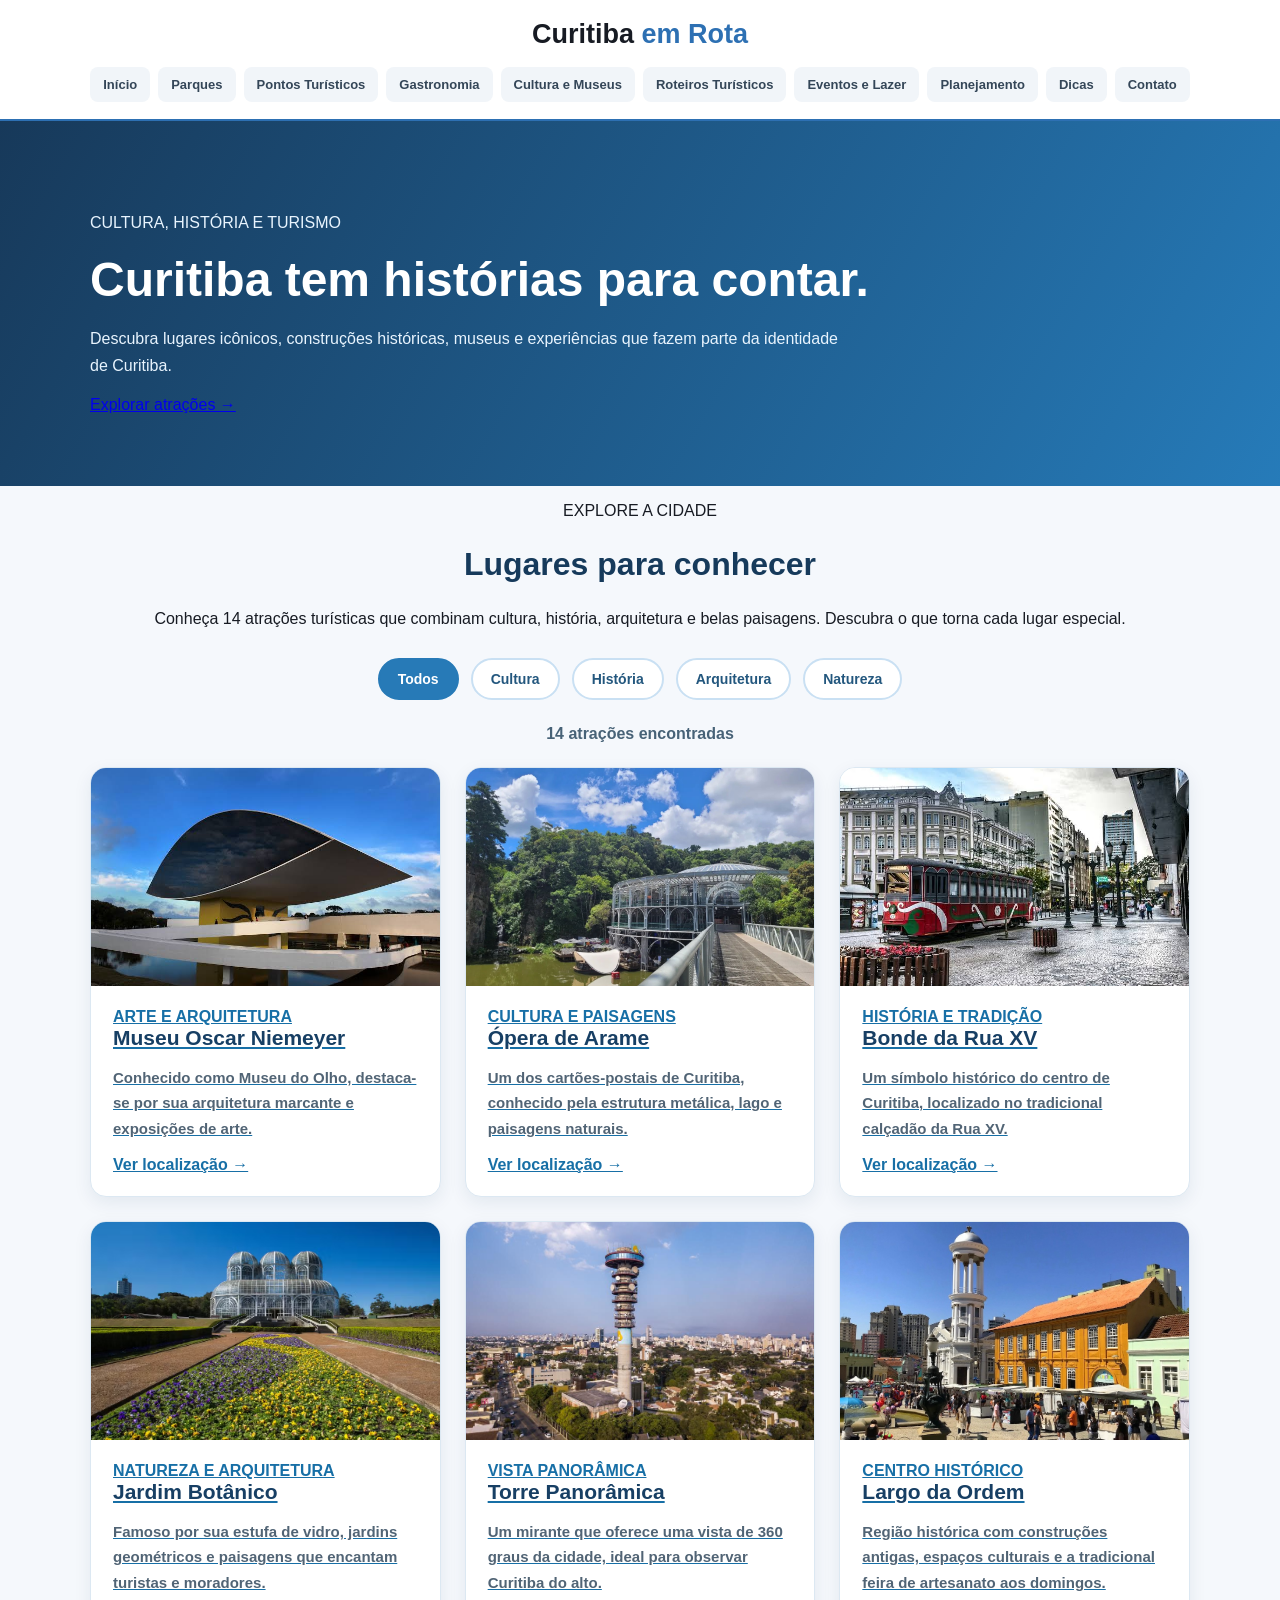
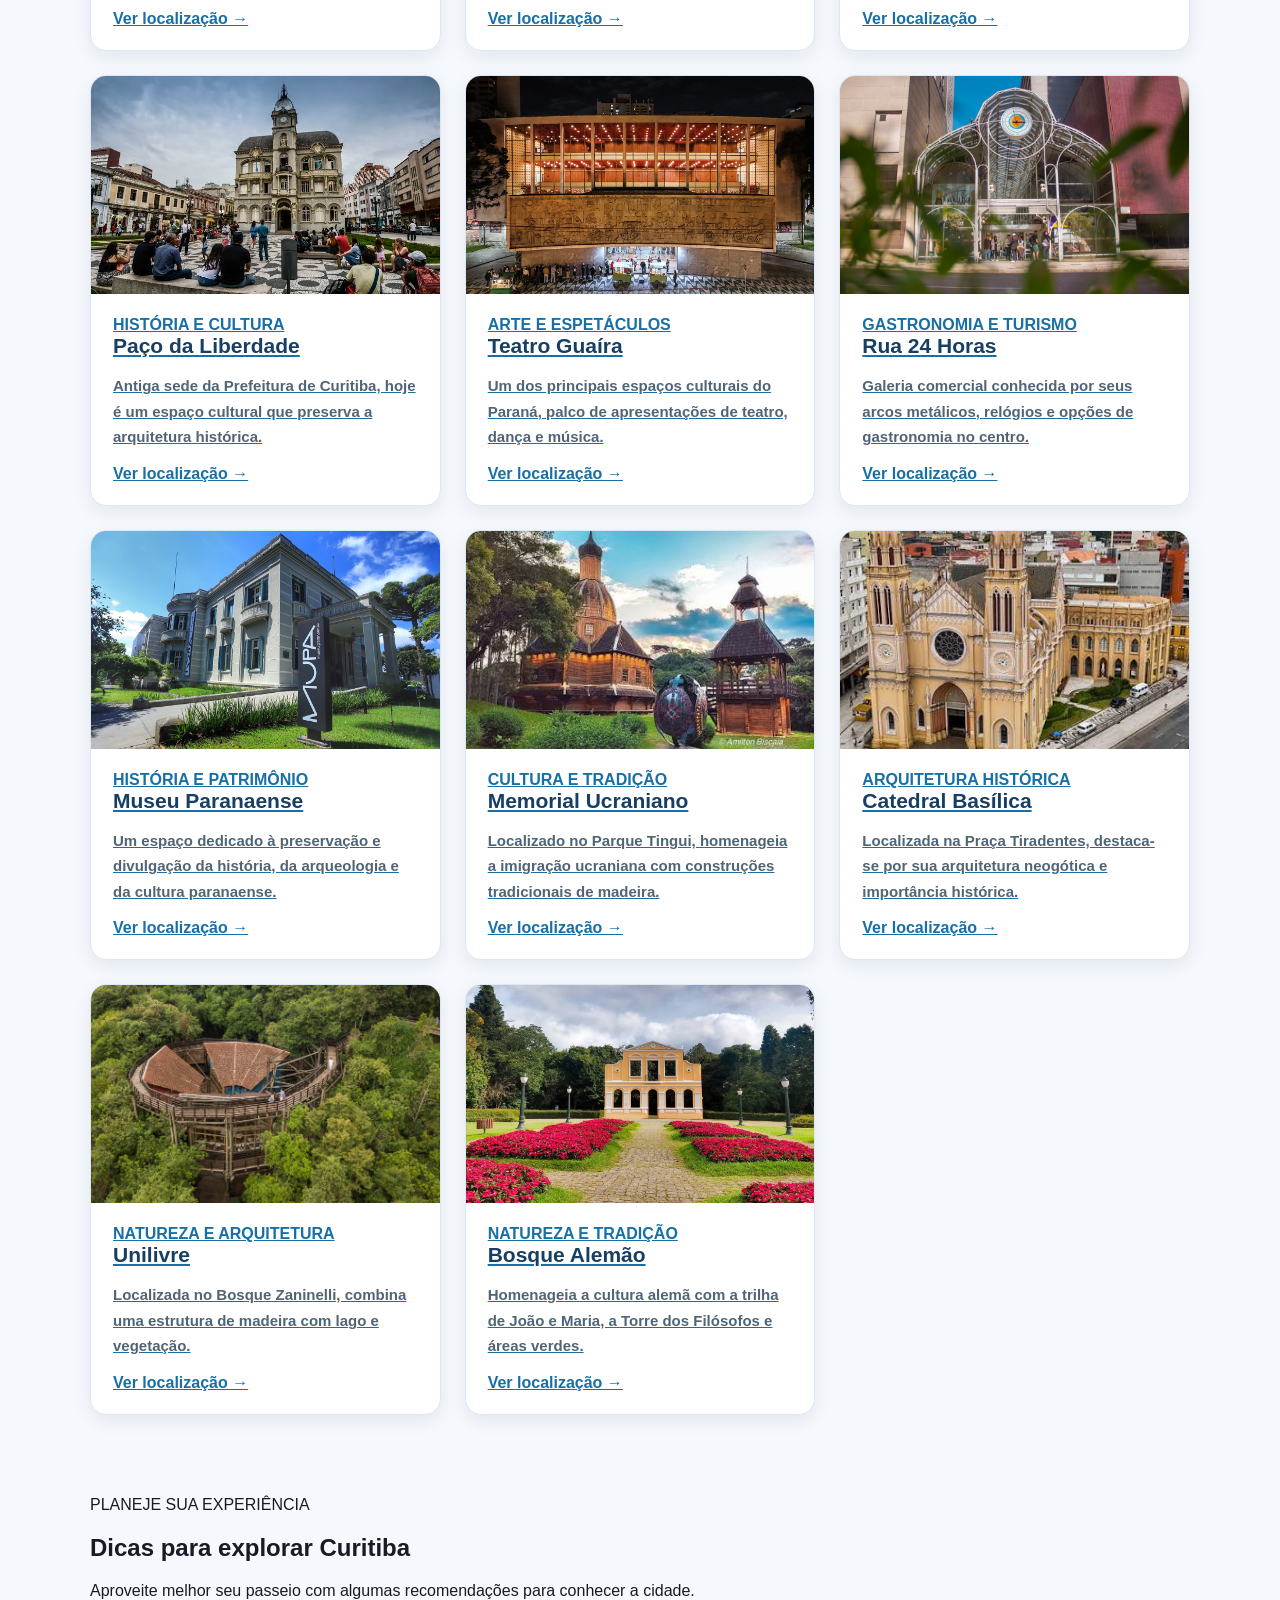
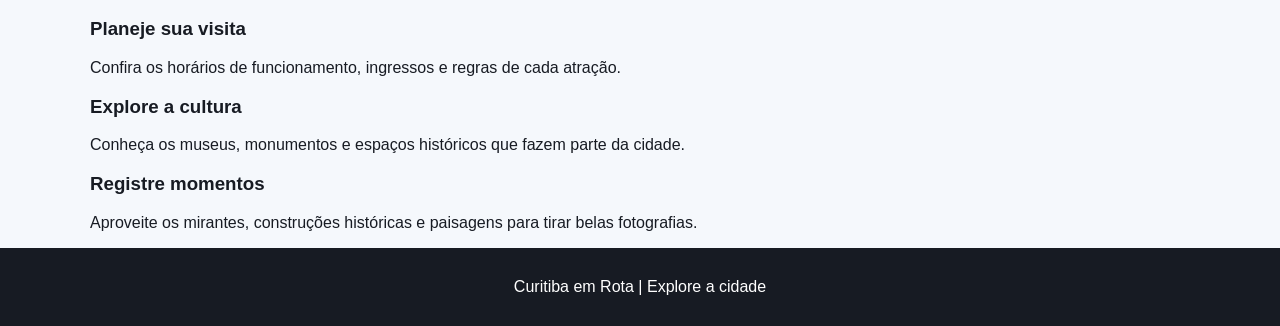
<file: Projeto Curitiba em Rota.2026 - Copia/HTML/pontos.turisticos.html>
<!DOCTYPE html>
<html lang="pt-BR">

<head>
    <meta charset="UTF-8">
    <meta name="viewport" content="width=device-width, initial-scale=1.0">
    <meta name="description" content="Conheça os principais pontos turísticos, culturais e históricos de Curitiba.">

    <title>Pontos Turísticos | Curitiba em Rota</title>

    <link rel="stylesheet" href="../CSS/style.css">
    <script src="../JavaScripts/pontos.turisticos.js" defer></script>
</head>

<body class="pagina-turismo">

    <header class="topo">
        <div class="container topo-conteudo">

            <a href="index.html" class="logo">
                Curitiba <span>em Rota</span>
            </a>

            <nav class="menu" aria-label="Menu principal">
                <a href="index.html">Início</a>
                <a href="parques.html">Parques</a>
                <a href="pontos.turisticos.html" aria-current="btn-explorar-pontos">Pontos Turísticos</a>
                <a href="gastronomia.html">Gastronomia</a>
                <a href="cultura.html">Cultura e Museus</a>
                <a href="roteiros.html">Roteiros Turísticos</a>
                <a href="eventos.html">Eventos e Lazer</a>
                <a href="planejamento.html">Planejamento</a>
                <a href="dicas.html">Dicas</a>
                <a href="contato.html">Contato</a>
            </nav>

        </div>
    </header>

    <main>

        <section class="tour-hero">
            <div class="container">

                <p class="tour-etiqueta">
                    CULTURA, HISTÓRIA E TURISMO
                </p>

                <h1>Curitiba tem histórias para contar.</h1>

                <p class="tour-descricao">
                    Descubra lugares icônicos, construções históricas,
                    museus e experiências que fazem parte da
                    identidade de Curitiba.
                </p>

                <a href="#atracoes" class="tour-botao">
                    Explorar atrações →
                </a>

            </div>
        </section>

        <section id="atracoes" class="tour-destinos container">

            <div class="tour-cabecalho">

                <p class="tour-subetiqueta">EXPLORE A CIDADE</p>

                <h2>Lugares para conhecer</h2>

                <p>
                    Conheça 14 atrações turísticas que combinam
                    cultura, história, arquitetura e belas paisagens.
                    Descubra o que torna cada lugar especial.
                </p>

            </div>

            <div class="tour-filtros" role="group" aria-label="Filtrar pontos turísticos">

                <button class="tour-filtro ativo" type="button"
                    data-filtro="todos" aria-pressed="true">
                    Todos
                </button>

                <button class="tour-filtro" type="button"
                    data-filtro="cultura" aria-pressed="false">
                    Cultura
                </button>

                <button class="tour-filtro" type="button"
                    data-filtro="historia" aria-pressed="false">
                    História
                </button>

                <button class="tour-filtro" type="button"
                    data-filtro="arquitetura" aria-pressed="false">
                    Arquitetura
                </button>

                <button class="tour-filtro" type="button"
                    data-filtro="natureza" aria-pressed="false">
                    Natureza
                </button>

            </div>

            <p id="tour-resultado" class="tour-resultado" aria-live="polite">
                14 atrações encontradas
            </p>

            <div class="tour-grade">

                <article class="tour-cartao" data-categorias="cultura arquitetura">
                    <a href="https://www.google.com/maps/search/?api=1&amp;query=Museu+Oscar+Niemeyer+Curitiba"
                        target="_blank" rel="noopener noreferrer">

                        <img src="../Imagem/images.mon.jpg"
                            alt="Museu Oscar Niemeyer" loading="lazy">

                        <div class="tour-cartao-conteudo">
                            <span>ARTE E ARQUITETURA</span>
                            <h3>Museu Oscar Niemeyer</h3>
                            <p>
                                Conhecido como Museu do Olho,
                                destaca-se por sua arquitetura
                                marcante e exposições de arte.
                            </p>
                            <strong>Ver localização →</strong>
                        </div>
                    </a>
                </article>

                <article class="tour-cartao" data-categorias="cultura arquitetura">
                    <a href="https://www.google.com/maps/search/?api=1&amp;query=Opera+de+Arame+Curitiba"
                        target="_blank" rel="noopener noreferrer">

                        <img src="../Imagem/opera-de-arame.pjg.png"
                            alt="Ópera de Arame" loading="lazy">

                        <div class="tour-cartao-conteudo">
                            <span>CULTURA E PAISAGENS</span>
                            <h3>Ópera de Arame</h3>
                            <p>
                                Um dos cartões-postais de Curitiba,
                                conhecido pela estrutura metálica,
                                lago e paisagens naturais.
                            </p>
                            <strong>Ver localização →</strong>
                        </div>
                    </a>
                </article>

                <article class="tour-cartao" data-categorias="historia">
                    <a href="https://www.google.com/maps/search/?api=1&amp;query=Bondinho+Rua+XV+Curitiba"
                        target="_blank" rel="noopener noreferrer">

                        <img src="../Imagem/bondinho.jpg"
                            alt="Bonde da Rua XV" loading="lazy">

                        <div class="tour-cartao-conteudo">
                            <span>HISTÓRIA E TRADIÇÃO</span>
                            <h3>Bonde da Rua XV</h3>
                            <p>
                                Um símbolo histórico do centro de Curitiba,
                                localizado no tradicional calçadão da Rua XV.
                            </p>
                            <strong>Ver localização →</strong>
                        </div>
                    </a>
                </article>

                <article class="tour-cartao" data-categorias="natureza arquitetura">
                    <a href="https://www.google.com/maps/search/?api=1&amp;query=Jardim+Botanico+Curitiba"
                        target="_blank" rel="noopener noreferrer">

                        <img src="../Imagem/Jardim botanico.png"
                            alt="Jardim Botânico de Curitiba" loading="lazy">

                        <div class="tour-cartao-conteudo">
                            <span>NATUREZA E ARQUITETURA</span>
                            <h3>Jardim Botânico</h3>
                            <p>
                                Famoso por sua estufa de vidro,
                                jardins geométricos e paisagens que encantam
                                turistas e moradores.
                            </p>
                            <strong>Ver localização →</strong>
                        </div>
                    </a>
                </article>

                <article class="tour-cartao" data-categorias="arquitetura">
                    <a href="https://www.google.com/maps/search/?api=1&amp;query=Torre+Panoramica+Curitiba"
                        target="_blank" rel="noopener noreferrer">

                        <img src="../Imagem/Torre.panoramica.jpg"
                            alt="Torre Panorâmica de Curitiba" loading="lazy">

                        <div class="tour-cartao-conteudo">
                            <span>VISTA PANORÂMICA</span>
                            <h3>Torre Panorâmica</h3>
                            <p>
                                Um mirante que oferece uma vista
                                de 360 graus da cidade, ideal para
                                observar Curitiba do alto.
                            </p>
                            <strong>Ver localização →</strong>
                        </div>
                    </a>
                </article>

                <article class="tour-cartao" data-categorias="historia cultura">
                    <a href="https://www.google.com/maps/search/?api=1&amp;query=Largo+da+Ordem+Curitiba"
                        target="_blank" rel="noopener noreferrer">

                        <img src="../Imagem/largo da ordem.jpg"
                            alt="Largo da Ordem" loading="lazy">

                        <div class="tour-cartao-conteudo">
                            <span>CENTRO HISTÓRICO</span>
                            <h3>Largo da Ordem</h3>
                            <p>
                                Região histórica com construções antigas,
                                espaços culturais e a tradicional
                                feira de artesanato aos domingos.
                            </p>
                            <strong>Ver localização →</strong>
                        </div>
                    </a>
                </article>

                <article class="tour-cartao" data-categorias="historia cultura arquitetura">
                    <a href="https://www.google.com/maps/search/?api=1&amp;query=Paco+da+Liberdade+Curitiba"
                        target="_blank" rel="noopener noreferrer">

                        <img src="../Imagem/paçodaliberdade.jpg"
                            alt="Paço da Liberdade" loading="lazy">

                        <div class="tour-cartao-conteudo">
                            <span>HISTÓRIA E CULTURA</span>
                            <h3>Paço da Liberdade</h3>
                            <p>
                                Antiga sede da Prefeitura de Curitiba,
                                hoje é um espaço cultural que preserva
                                a arquitetura histórica.
                            </p>
                            <strong>Ver localização →</strong>
                        </div>
                    </a>
                </article>

                <article class="tour-cartao" data-categorias="cultura arquitetura">
                    <a href="https://www.google.com/maps/search/?api=1&amp;query=Teatro+Guaira+Curitiba"
                        target="_blank" rel="noopener noreferrer">

                        <img src="../Imagem/teatro.guaira.jpg"
                            alt="Teatro Guaíra" loading="lazy">

                        <div class="tour-cartao-conteudo">
                            <span>ARTE E ESPETÁCULOS</span>
                            <h3>Teatro Guaíra</h3>
                            <p>
                                Um dos principais espaços culturais do Paraná,
                                palco de apresentações de teatro,
                                dança e música.
                            </p>
                            <strong>Ver localização →</strong>
                        </div>
                    </a>
                </article>

                <article class="tour-cartao" data-categorias="cultura arquitetura">
                    <a href="https://www.google.com/maps/search/?api=1&amp;query=Rua+24+Horas+Curitiba"
                        target="_blank" rel="noopener noreferrer">

                        <img src="../Imagem/rua24horas.jpg"
                            alt="Rua 24 Horas" loading="lazy">

                        <div class="tour-cartao-conteudo">
                            <span>GASTRONOMIA E TURISMO</span>
                            <h3>Rua 24 Horas</h3>
                            <p>
                                Galeria comercial conhecida por seus
                                arcos metálicos, relógios e opções
                                de gastronomia no centro.
                            </p>
                            <strong>Ver localização →</strong>
                        </div>
                    </a>
                </article>

                <article class="tour-cartao" data-categorias="historia cultura">
                    <a href="https://www.google.com/maps/search/?api=1&amp;query=Museu+Paranaense+Curitiba"
                        target="_blank" rel="noopener noreferrer">

                        <img src="../Imagem/museu-paranaense.jpg"
                            alt="Museu Paranaense" loading="lazy">

                        <div class="tour-cartao-conteudo">
                            <span>HISTÓRIA E PATRIMÔNIO</span>
                            <h3>Museu Paranaense</h3>
                            <p>
                                Um espaço dedicado à preservação
                                e divulgação da história, da arqueologia
                                e da cultura paranaense.
                            </p>
                            <strong>Ver localização →</strong>
                        </div>
                    </a>
                </article>

                <article class="tour-cartao" data-categorias="historia cultura arquitetura">
                    <a href="https://www.google.com/maps/search/?api=1&amp;query=Memorial+Ucraniano+Curitiba"
                        target="_blank" rel="noopener noreferrer">

                        <img src="../Imagem/Memorial.ucraniano02.jpg"
                            alt="Memorial Ucraniano" loading="lazy">

                        <div class="tour-cartao-conteudo">
                            <span>CULTURA E TRADIÇÃO</span>
                            <h3>Memorial Ucraniano</h3>
                            <p>
                                Localizado no Parque Tingui,
                                homenageia a imigração ucraniana
                                com construções tradicionais de madeira.
                            </p>
                            <strong>Ver localização →</strong>
                        </div>
                    </a>
                </article>

                <article class="tour-cartao" data-categorias="historia arquitetura">
                    <a href="https://www.google.com/maps/search/?api=1&amp;query=Catedral+Basilica+Curitiba"
                        target="_blank" rel="noopener noreferrer">

                        <img src="../Imagem/catedral.basilica.jpg"
                            alt="Catedral Basílica de Curitiba" loading="lazy">

                        <div class="tour-cartao-conteudo">
                            <span>ARQUITETURA HISTÓRICA</span>
                            <h3>Catedral Basílica</h3>
                            <p>
                                Localizada na Praça Tiradentes,
                                destaca-se por sua arquitetura neogótica
                                e importância histórica.
                            </p>
                            <strong>Ver localização →</strong>
                        </div>
                    </a>
                </article>

                <article class="tour-cartao" data-categorias="natureza arquitetura">
                    <a href="https://www.google.com/maps/search/?api=1&amp;query=Universidade+Livre+do+Meio+Ambiente+Curitiba"
                        target="_blank" rel="noopener noreferrer">

                        <img src="../Imagem/Unilivre,jpg.jpg"
                            alt="Universidade Livre do Meio Ambiente" loading="lazy">

                        <div class="tour-cartao-conteudo">
                            <span>NATUREZA E ARQUITETURA</span>
                            <h3>Unilivre</h3>
                            <p>
                                Localizada no Bosque Zaninelli,
                                combina uma estrutura de madeira
                                com lago e vegetação.
                            </p>
                            <strong>Ver localização →</strong>
                        </div>
                    </a>
                </article>

                <article class="tour-cartao" data-categorias="natureza cultura">
                    <a href="https://www.google.com/maps/search/?api=1&amp;query=Bosque+Alemao+Curitiba"
                        target="_blank" rel="noopener noreferrer">

                        <img src="../Imagem/bosque-alemao.jpg"
                            alt="Bosque Alemão" loading="lazy">

                        <div class="tour-cartao-conteudo">
                            <span>NATUREZA E TRADIÇÃO</span>
                            <h3>Bosque Alemão</h3>
                            <p>
                                Homenageia a cultura alemã
                                com a trilha de João e Maria,
                                a Torre dos Filósofos e áreas verdes.
                            </p>
                            <strong>Ver localização →</strong>
                        </div>
                    </a>
                </article>

            </div>
        </section>

        <section class="tour-final">

            <div class="container">

                <p class="tour-subetiqueta">
                    PLANEJE SUA EXPERIÊNCIA
                </p>

                <h2>Dicas para explorar Curitiba</h2>

                <p>
                    Aproveite melhor seu passeio com algumas
                    recomendações para conhecer a cidade.
                </p>

                <div class="tour-dicas">

                    <article class="tour-dica">
                        <h3>Planeje sua visita</h3>
                        <p>
                            Confira os horários de funcionamento,
                            ingressos e regras de cada atração.
                        </p>
                    </article>

                    <article class="tour-dica">
                        <h3>Explore a cultura</h3>
                        <p>
                            Conheça os museus, monumentos e espaços
                            históricos que fazem parte da cidade.
                        </p>
                    </article>

                    <article class="tour-dica">
                        <h3>Registre momentos</h3>
                        <p>
                            Aproveite os mirantes, construções históricas
                            e paisagens para tirar belas fotografias.
                        </p>
                    </article>

                </div>

            </div>
        </section>

    </main>

    <footer class="rodape">
        <p>Curitiba em Rota | Explore a cidade</p>
    </footer>

</body>
</html>
</file>
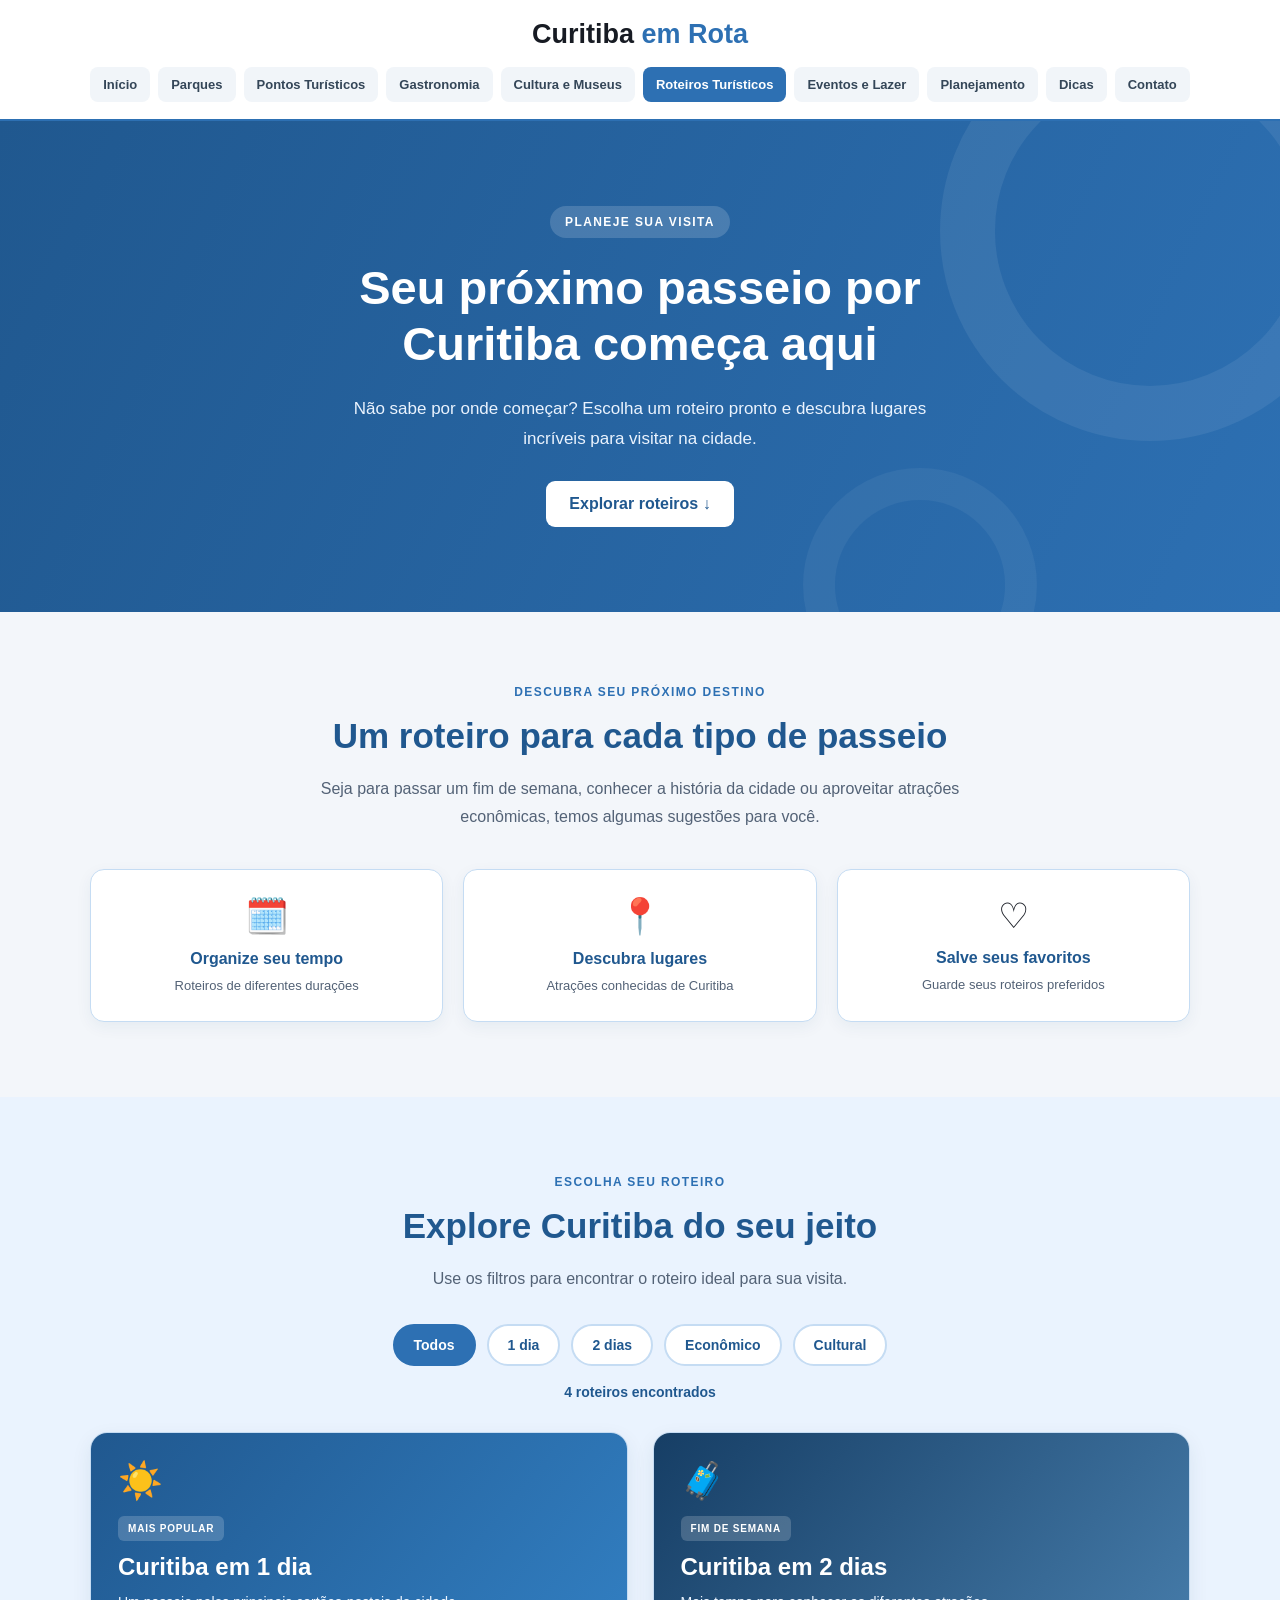
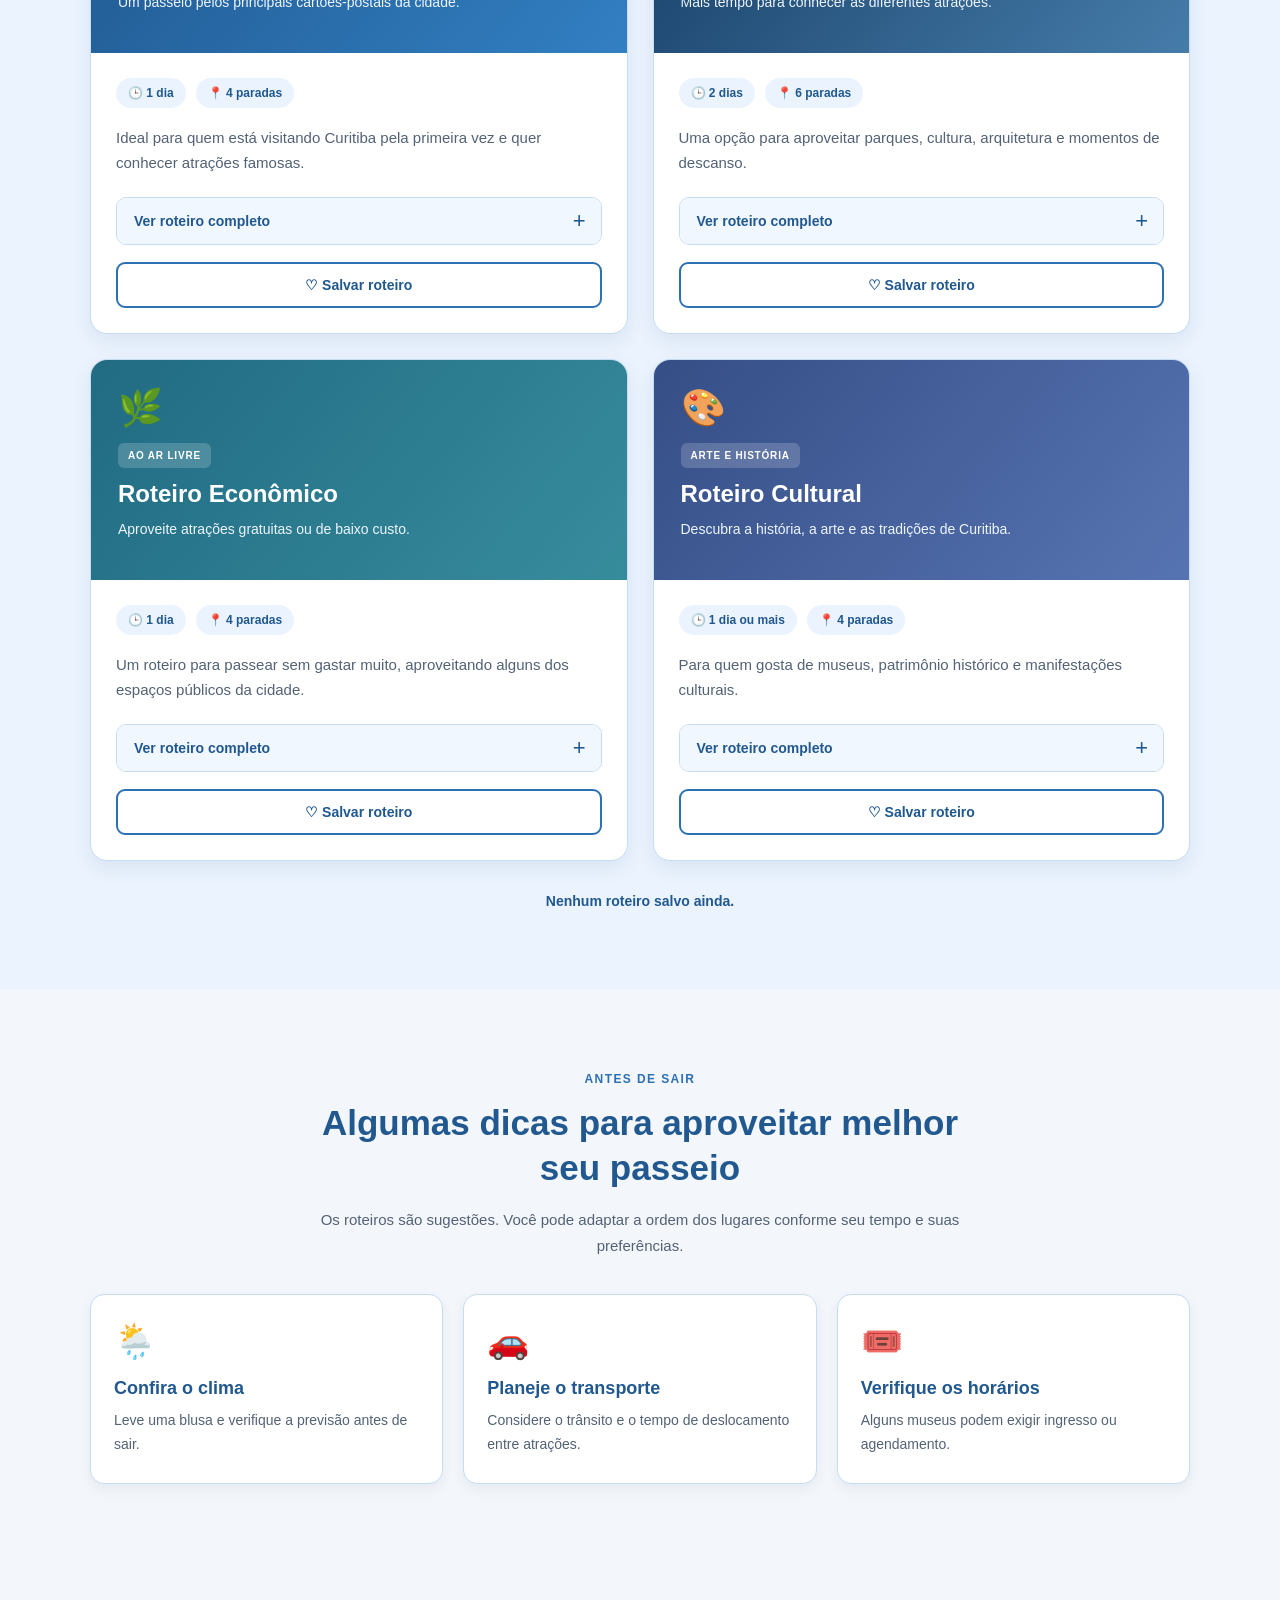
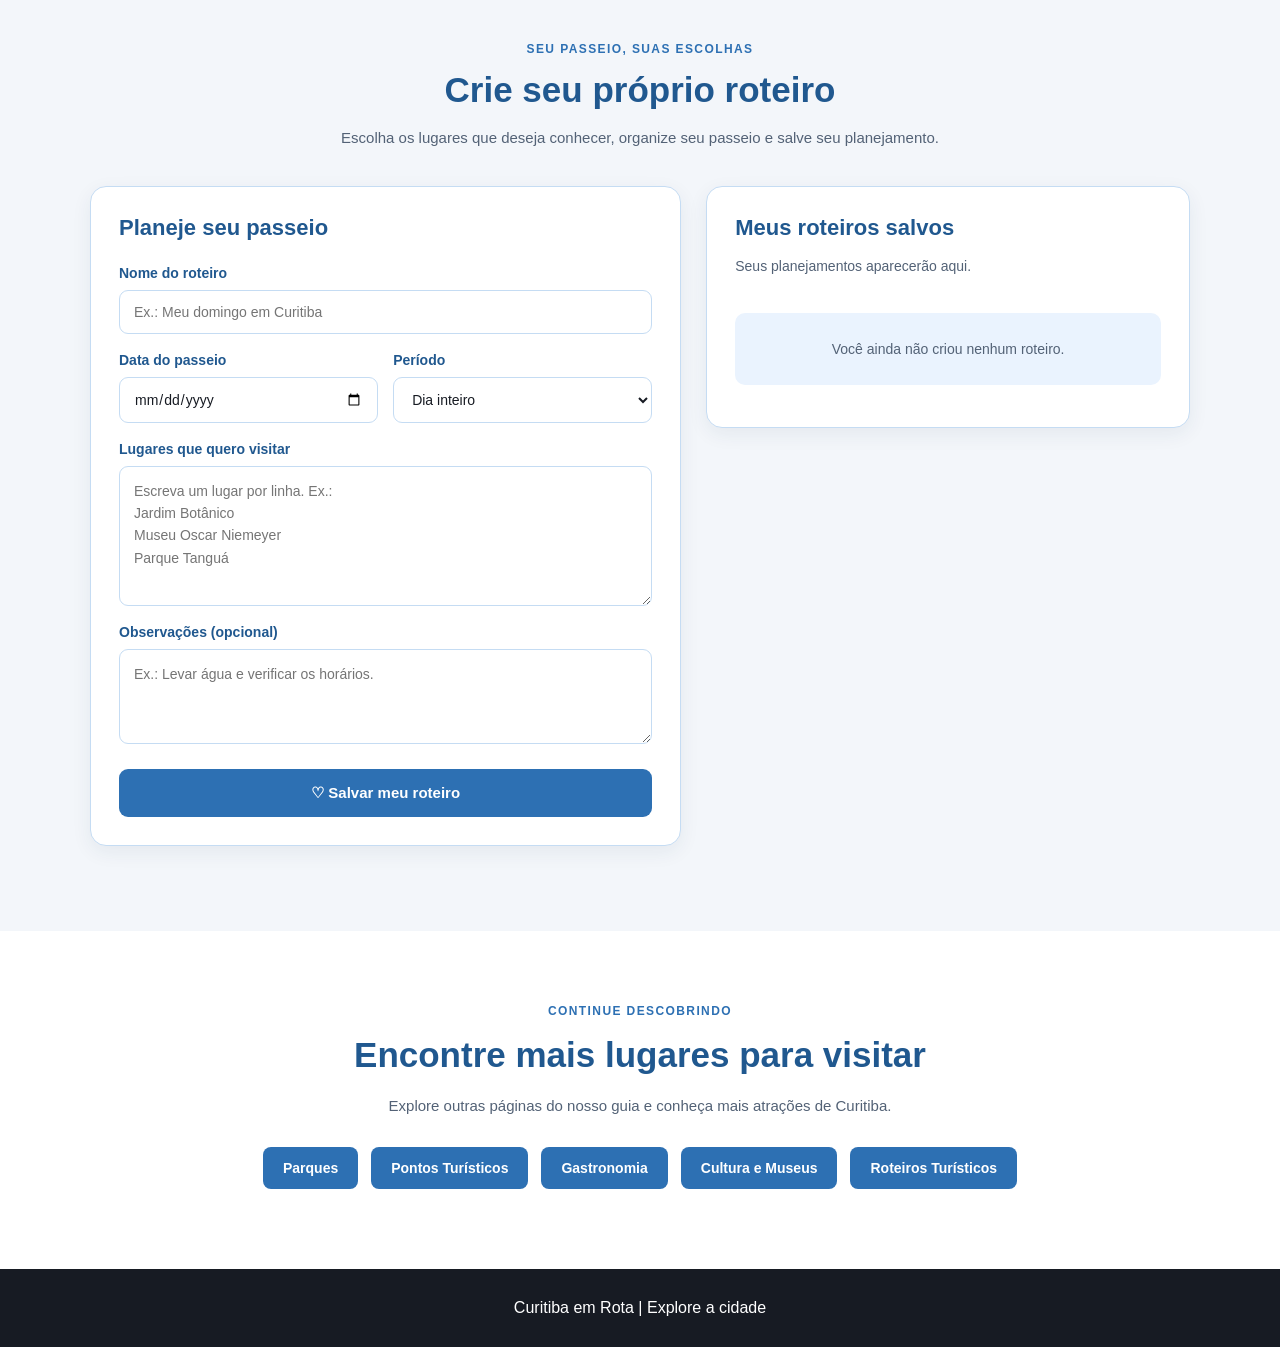
<file: Projeto Curitiba em Rota.2026 - Copia/HTML/roteiros.html>
<!DOCTYPE html>
<html lang="pt-BR">

<head>
    <meta charset="UTF-8">
    <meta name="viewport"
          content="width=device-width, initial-scale=1.0">
    <meta name="description"
          content="Descubra roteiros turísticos para explorar Curitiba em um ou dois dias, com opções culturais e econômicas.">
    <title>Roteiros Turísticos | Curitiba em Rota</title>
    <link rel="stylesheet" href="../CSS/style.css">
    <script src="../JavaScripts/roteiros.js" defer></script>
</head>

<body class="pagina-roteiros">

    <header class="topo">
        <div class="container topo-conteudo">
            <a href="index.html" class="logo">
                Curitiba <span>em Rota</span>
            </a>

            <nav class="menu" aria-label="Menu principal">
                <a href="index.html">Início</a>
                <a href="parques.html">Parques</a>
                <a href="pontos.turisticos.html">Pontos Turísticos</a>
                <a href="gastronomia.html">Gastronomia</a>
                <a href="cultura.html">Cultura e Museus</a>
                <a href="roteiros.html" aria-current="page">Roteiros Turísticos</a>
                <a href="eventos.html">Eventos e Lazer</a>
                <a href="planejamento.html">Planejamento</a>
                <a href="dicas.html">Dicas</a>
                <a href="contato.html">Contato</a>
            </nav>
        </div>
    </header>

    <main>

        <section class="rot6-hero">
            <div class="container rot6-hero-conteudo">
                <span class="rot6-selo">
                    PLANEJE SUA VISITA
                </span>
                <h1>
                    Seu próximo passeio por Curitiba
                    começa aqui
                </h1>
                <p>
                    Não sabe por onde começar?
                    Escolha um roteiro pronto e descubra
                    lugares incríveis para visitar na cidade.
                </p>
                <a href="#roteiros"
                   class="rot6-botao rot6-botao-claro">
                    Explorar roteiros ↓
                </a>
            </div>
        </section>

        <section class="rot6-introducao container">
            <span class="rot6-etiqueta">
                DESCUBRA SEU PRÓXIMO DESTINO
            </span>
            <h2>
                Um roteiro para cada tipo de passeio
            </h2>
            <p>
                Seja para passar um fim de semana,
                conhecer a história da cidade ou
                aproveitar atrações econômicas,
                temos algumas sugestões para você.
            </p>

            <div class="rot6-beneficios">
                <div class="rot6-beneficio">
                    <span>🗓️</span>
                    <strong>Organize seu tempo</strong>
                    <small>Roteiros de diferentes durações</small>
                </div>
                <div class="rot6-beneficio">
                    <span>📍</span>
                    <strong>Descubra lugares</strong>
                    <small>Atrações conhecidas de Curitiba</small>
                </div>
                <div class="rot6-beneficio">
                    <span>♡</span>
                    <strong>Salve seus favoritos</strong>
                    <small>Guarde seus roteiros preferidos</small>
                </div>
            </div>
        </section>

        <section id="roteiros" class="rot6-secao-roteiros">
            <div class="container">

                <div class="rot6-cabecalho">
                    <span class="rot6-etiqueta">
                        ESCOLHA SEU ROTEIRO
                    </span>
                    <h2>Explore Curitiba do seu jeito</h2>
                    <p>
                        Use os filtros para encontrar
                        o roteiro ideal para sua visita.
                    </p>
                </div>

                <div class="rot6-filtros"
                     role="group"
                     aria-label="Filtrar roteiros">

                    <button type="button"
                            class="rot6-filtro ativo"
                            data-filtro="todos"
                            aria-pressed="true">
                        Todos
                    </button>

                    <button type="button"
                            class="rot6-filtro"
                            data-filtro="curto"
                            aria-pressed="false">
                        1 dia
                    </button>

                    <button type="button"
                            class="rot6-filtro"
                            data-filtro="longo"
                            aria-pressed="false">
                        2 dias
                    </button>

                    <button type="button"
                            class="rot6-filtro"
                            data-filtro="economico"
                            aria-pressed="false">
                        Econômico
                    </button>

                    <button type="button"
                            class="rot6-filtro"
                            data-filtro="cultural"
                            aria-pressed="false">
                        Cultural
                    </button>
                </div>

                <p id="rot6-resultado"
                   class="rot6-resultado"
                   aria-live="polite">
                    4 roteiros encontrados
                </p>

                <div class="rot6-grade">

                    <article class="rot6-card"
                             data-categoria="curto">

                        <div class="rot6-card-topo rot6-topo-dia">
                            <span class="rot6-card-icone">☀️</span>
                            <span class="rot6-tag">
                                MAIS POPULAR
                            </span>
                            <h3>Curitiba em 1 dia</h3>
                            <p>
                                Um passeio pelos principais
                                cartões-postais da cidade.
                            </p>
                        </div>

                        <div class="rot6-card-corpo">
                            <div class="rot6-detalhes-rapidos">
                                <span>🕒 1 dia</span>
                                <span>📍 4 paradas</span>
                            </div>
                            <p>
                                Ideal para quem está visitando
                                Curitiba pela primeira vez
                                e quer conhecer atrações famosas.
                            </p>

                            <details class="rot6-detalhes">
                                <summary>Ver roteiro completo</summary>
                                <div class="rot6-detalhes-conteudo">
                                    <h4>Ordem sugerida</h4>

                                    <ol>
                                        <li>
                                            <strong>Jardim Botânico</strong>
                                            <span>Comece o passeio pelos jardins e pela estufa.</span>
                                        </li>
                                        <li>
                                            <strong>Museu Oscar Niemeyer</strong>
                                            <span>Conheça a arquitetura e as exposições.</span>
                                        </li>
                                        <li>
                                            <strong>Ópera de Arame</strong>
                                            <span>Explore um dos espaços mais marcantes da cidade.</span>
                                        </li>
                                        <li>
                                            <strong>Parque Tanguá</strong>
                                            <span>Termine o dia apreciando a paisagem.</span>
                                        </li>
                                    </ol>

                                    <a
                                        href="https://www.google.com/maps/dir/?api=1&amp;origin=Jardim+Botanico+Curitiba&amp;destination=Parque+Tangua+Curitiba&amp;waypoints=Museu+Oscar+Niemeyer+Curitiba%7COpera+de+Arame+Curitiba"
                                        target="_blank"
                                        rel="noopener noreferrer"
                                        class="rot6-link-mapa">
                                        Ver trajeto no Google Maps
                                    </a>
                                </div>
                            </details>

                            <button type="button"
                                    class="rot6-favorito"
                                    data-roteiro="um-dia"
                                    aria-pressed="false">
                                ♡ Salvar roteiro
                            </button>
                        </div>
                    </article>

                    <article class="rot6-card"
                             data-categoria="longo">

                        <div class="rot6-card-topo rot6-topo-dois">
                            <span class="rot6-card-icone">🧳</span>
                            <span class="rot6-tag">
                                FIM DE SEMANA
                            </span>
                            <h3>Curitiba em 2 dias</h3>
                            <p>
                                Mais tempo para conhecer
                                as diferentes atrações.
                            </p>
                        </div>

                        <div class="rot6-card-corpo">
                            <div class="rot6-detalhes-rapidos">
                                <span>🕒 2 dias</span>
                                <span>📍 6 paradas</span>
                            </div>
                            <p>
                                Uma opção para aproveitar
                                parques, cultura, arquitetura
                                e momentos de descanso.
                            </p>

                            <details class="rot6-detalhes">
                                <summary>Ver roteiro completo</summary>
                                <div class="rot6-detalhes-conteudo">
                                    <h4>Dia 1 — Parques e paisagens</h4>

                                    <ol>
                                        <li>
                                            <strong>Jardim Botânico</strong>
                                            <span>Conheça a estufa e os jardins.</span>
                                        </li>
                                        <li>
                                            <strong>Parque Barigui</strong>
                                            <span>Aproveite a área verde e as trilhas.</span>
                                        </li>
                                        <li>
                                            <strong>Parque Tanguá</strong>
                                            <span>Visite o mirante e os jardins.</span>
                                        </li>
                                    </ol>

                                    <h4>Dia 2 — Cultura e história</h4>

                                    <ol>
                                        <li>
                                            <strong>Museu Oscar Niemeyer</strong>
                                            <span>Explore arte e arquitetura.</span>
                                        </li>
                                        <li>
                                            <strong>Centro Histórico</strong>
                                            <span>Passeie pela região do Largo da Ordem.</span>
                                        </li>
                                        <li>
                                            <strong>Ópera de Arame</strong>
                                            <span>Conheça esse espaço cultural.</span>
                                        </li>
                                    </ol>

                                    <a
                                        href="https://www.google.com/maps/search/?api=1&amp;query=atracoes+turisticas+Curitiba"
                                        target="_blank"
                                        rel="noopener noreferrer"
                                        class="rot6-link-mapa">
                                        Explorar atrações no Maps
                                    </a>
                                </div>
                            </details>

                            <button type="button"
                                    class="rot6-favorito"
                                    data-roteiro="dois-dias"
                                    aria-pressed="false">
                                ♡ Salvar roteiro
                            </button>
                        </div>
                    </article>

                    <article class="rot6-card"
                             data-categoria="economico">

                        <div class="rot6-card-topo rot6-topo-economico">
                            <span class="rot6-card-icone">🌿</span>
                            <span class="rot6-tag">
                                AO AR LIVRE
                            </span>
                            <h3>Roteiro Econômico</h3>
                            <p>
                                Aproveite atrações gratuitas
                                ou de baixo custo.
                            </p>
                        </div>

                        <div class="rot6-card-corpo">
                            <div class="rot6-detalhes-rapidos">
                                <span>🕒 1 dia</span>
                                <span>📍 4 paradas</span>
                            </div>
                            <p>
                                Um roteiro para passear
                                sem gastar muito, aproveitando
                                alguns dos espaços públicos da cidade.
                            </p>

                            <details class="rot6-detalhes">
                                <summary>Ver roteiro completo</summary>
                                <div class="rot6-detalhes-conteudo">
                                    <h4>Ordem sugerida</h4>

                                    <ol>
                                        <li>
                                            <strong>Passeio Público</strong>
                                            <span>Caminhe por um dos parques tradicionais da cidade.</span>
                                        </li>
                                        <li>
                                            <strong>Centro Histórico</strong>
                                            <span>Conheça ruas, construções e praças.</span>
                                        </li>
                                        <li>
                                            <strong>Parque Barigui</strong>
                                            <span>Aproveite as áreas verdes e a caminhada.</span>
                                        </li>
                                        <li>
                                            <strong>Parque Tanguá</strong>
                                            <span>Admire a paisagem e o mirante.</span>
                                        </li>
                                    </ol>

                                    <p class="rot6-aviso">
                                        Considere os custos de transporte
                                        e alimentação durante o passeio.
                                    </p>

                                    <a
                                        href="https://www.google.com/maps/search/?api=1&amp;query=parques+gratuitos+Curitiba"
                                        target="_blank"
                                        rel="noopener noreferrer"
                                        class="rot6-link-mapa">
                                        Explorar parques no Maps
                                    </a>
                                </div>
                            </details>

                            <button type="button"
                                    class="rot6-favorito"
                                    data-roteiro="economico"
                                    aria-pressed="false">
                                ♡ Salvar roteiro
                            </button>
                        </div>
                    </article>

                    <article class="rot6-card"
                             data-categoria="cultural">

                        <div class="rot6-card-topo rot6-topo-cultural">
                            <span class="rot6-card-icone">🎨</span>
                            <span class="rot6-tag">
                                ARTE E HISTÓRIA
                            </span>
                            <h3>Roteiro Cultural</h3>
                            <p>
                                Descubra a história,
                                a arte e as tradições de Curitiba.
                            </p>
                        </div>

                        <div class="rot6-card-corpo">
                            <div class="rot6-detalhes-rapidos">
                                <span>🕒 1 dia ou mais</span>
                                <span>📍 4 paradas</span>
                            </div>
                            <p>
                                Para quem gosta de museus,
                                patrimônio histórico
                                e manifestações culturais.
                            </p>

                            <details class="rot6-detalhes">
                                <summary>Ver roteiro completo</summary>
                                <div class="rot6-detalhes-conteudo">
                                    <h4>Ordem sugerida</h4>

                                    <ol>
                                        <li>
                                            <strong>Museu Paranaense</strong>
                                            <span>Conheça aspectos da história do Paraná.</span>
                                        </li>
                                        <li>
                                            <strong>Centro Histórico</strong>
                                            <span>Explore edifícios e lugares históricos.</span>
                                        </li>
                                        <li>
                                            <strong>Museu Oscar Niemeyer</strong>
                                            <span>Visite exposições e admire a arquitetura.</span>
                                        </li>
                                        <li>
                                            <strong>Memorial Ucraniano</strong>
                                            <span>Conheça parte da herança cultural dos imigrantes.</span>
                                        </li>
                                    </ol>

                                    <p class="rot6-aviso">
                                        Confira os horários e a necessidade
                                        de agendamento antes da visita.
                                    </p>

                                    <a href="cultura.html"
                                       class="rot6-link-mapa">
                                        Conhecer a página Cultura e Museus
                                    </a>
                                </div>
                            </details>

                            <button type="button"
                                    class="rot6-favorito"
                                    data-roteiro="cultural"
                                    aria-pressed="false">
                                ♡ Salvar roteiro
                            </button>
                        </div>
                    </article>
                </div>

                <p id="rot6-favoritos-total"
                   class="rot6-favoritos-total"
                   aria-live="polite">
                    Nenhum roteiro salvo ainda.
                </p>
            </div>
        </section>

        <section class="rot6-dicas container">
            <div class="rot6-dicas-texto">
                <span class="rot6-etiqueta">
                    ANTES DE SAIR
                </span>
                <h2>
                    Algumas dicas para aproveitar melhor
                    seu passeio
                </h2>
                <p>
                    Os roteiros são sugestões.
                    Você pode adaptar a ordem dos lugares
                    conforme seu tempo e suas preferências.
                </p>
            </div>

            <div class="rot6-dicas-grade">
                <div class="rot6-dica">
                    <span>🌦️</span>
                    <h3>Confira o clima</h3>
                    <p>
                        Leve uma blusa e verifique
                        a previsão antes de sair.
                    </p>
                </div>
                <div class="rot6-dica">
                    <span>🚗</span>
                    <h3>Planeje o transporte</h3>
                    <p>
                        Considere o trânsito e o tempo
                        de deslocamento entre atrações.
                    </p>
                </div>
                <div class="rot6-dica">
                    <span>🎟️</span>
                    <h3>Verifique os horários</h3>
                    <p>
                        Alguns museus podem exigir
                        ingresso ou agendamento.
                    </p>
                </div>
            </div>
        </section>

        <section id="meu-roteiro" class="rot6-personalizado">
            <div class="container">
                <div class="rot6-personalizado-cabecalho">
                    <span class="rot6-etiqueta">
                        SEU PASSEIO, SUAS ESCOLHAS
                    </span>
                    <h2>Crie seu próprio roteiro</h2>
                    <p>
                        Escolha os lugares que deseja conhecer,
                        organize seu passeio e salve seu planejamento.
                    </p>
                </div>

                <div class="rot6-personalizado-grade">
                    <form id="rot6-formulario"
                          class="rot6-formulario">

                        <h3>Planeje seu passeio</h3>

                        <label for="rot6-nome">Nome do roteiro</label>
                        <input
                            type="text"
                            id="rot6-nome"
                            placeholder="Ex.: Meu domingo em Curitiba"
                            maxlength="70"
                            required>

                        <div class="rot6-formulario-linha">
                            <div>
                                <label for="rot6-data">
                                    Data do passeio
                                </label>
                                <input type="date" id="rot6-data">
                            </div>
                            <div>
                                <label for="rot6-periodo">
                                    Período
                                </label>
                                <select id="rot6-periodo">
                                    <option value="Dia inteiro">Dia inteiro</option>
                                    <option value="Manhã">Manhã</option>
                                    <option value="Tarde">Tarde</option>
                                    <option value="Noite">Noite</option>
                                </select>
                            </div>
                        </div>

                        <label for="rot6-lugares">
                            Lugares que quero visitar
                        </label>
                        <textarea
                            id="rot6-lugares"
                            rows="5"
                            maxlength="1500"
                            placeholder="Escreva um lugar por linha. Ex.:
Jardim Botânico
Museu Oscar Niemeyer
Parque Tanguá"
                            required></textarea>

                        <label for="rot6-observacoes">
                            Observações (opcional)
                        </label>
                        <textarea
                            id="rot6-observacoes"
                            rows="3"
                            maxlength="500"
                            placeholder="Ex.: Levar água e verificar os horários."></textarea>

                        <button
                            type="submit"
                            class="rot6-salvar-personalizado">
                            ♡ Salvar meu roteiro
                        </button>

                        <p id="rot6-mensagem"
                           class="rot6-mensagem"
                           role="status"
                           aria-live="polite"></p>
                    </form>

                    <div class="rot6-meus-roteiros">
                        <h3>Meus roteiros salvos</h3>
                        <p class="rot6-descricao-salvos">
                            Seus planejamentos aparecerão aqui.
                        </p>

                        <div id="rot6-lista-salvos"
                             class="rot6-lista-salvos">
                            <p class="rot6-vazio">
                                Você ainda não criou nenhum roteiro.
                            </p>
                        </div>
                    </div>
                </div>
            </div>
        </section>

        <section class="rot6-final">
            <div class="container">
                <span class="rot6-etiqueta">
                    CONTINUE DESCOBRINDO
                </span>
                <h2>Encontre mais lugares para visitar</h2>
                <p>
                    Explore outras páginas do nosso guia
                    e conheça mais atrações de Curitiba.
                </p>

                <div class="rot6-links-finais">
                    <a href="parques.html">Parques</a>
                    <a href="pontos.turisticos.html">Pontos Turísticos</a>
                    <a href="gastronomia.html">Gastronomia</a>
                    <a href="cultura.html">Cultura e Museus</a>
                    <a href="roteiros.html">Roteiros Turísticos</a>
                </div>
            </div>
        </section>

    </main>

    <footer class="rodape">
        <p>Curitiba em Rota | Explore a cidade</p>
    </footer>

</body>
</html>
</file>
<file: Projeto Curitiba em Rota.2026 - Copia/CSS/style.css>
:root {
    --azul: #2d70b3;
    --azul-escuro: #20588f;
    --azul-claro: #eaf3fe;
    --preto: #171b23;
    --branco: #ffffff;
    --fundo: #f3f6fa;
    --cinza: #536276;
    --borda: #c5dcf3;
    --sombra: 0 6px 18px rgba(0, 0, 0, 0.08);
}

* {
    box-sizing: border-box;
}

html {
    scroll-behavior: smooth;
}

body {
    margin: 0;
    font-family: Arial, Helvetica, sans-serif;
    background: var(--fundo);
    color: var(--preto);
}

.container {
    width: 90%;
    max-width: 1100px;
    margin: 0 auto;
}

img {
    max-width: 100%;
}

button,
input,
textarea,
select {
    font-family: inherit;
}

a:focus-visible,
button:focus-visible,
summary:focus-visible {
    outline: 3px solid var(--azul);
    outline-offset: 3px;
}

.topo {
    box-shadow: 0 2px 10px rgba(0, 0, 0, 0.05);
}

.topo-conteudo {
    min-height: 85px;
    display: flex;
    justify-content: space-between;
    align-items: center;
    gap: 20px;
}

.logo {
    color: var(--preto);
    font-size: 26px;
    font-weight: bold;
    text-decoration: none;
    white-space: nowrap;
}

.logo span {
    color: var(--azul);
}

.menu {
    display: flex;
    align-items: center;
    justify-content: flex-end;
    flex-wrap: wrap;
    gap: 12px 22px;
}

.menu a {
    color: var(--preto);
    font-size: 15px;
    font-weight: 500;
    transition: color 0.3s ease;
}

.menu a:hover,
.menu a[aria-current="page"] {
    color: var(--azul);
}

.rodape {
    background: var(--preto);
    color: var(--branco);
    padding: 30px 20px;
    text-align: center;
}

.rodape p {
    color: var(--branco);
    margin: 0;
}

.rodape small {
    color: #d7e9fc;
}

.destaque {
    background: var(--azul-escuro);
    color: var(--branco);
    padding: 95px 0;
}

.etiqueta {
    color: #d7e9fc;
    font-size: 13px;
    font-weight: bold;
    letter-spacing: 2px;
    margin: 0 0 20px;
}

.destaque h1 {
    color: var(--branco);
    font-size: 48px;
    line-height: 1.2;
    margin: 0 0 20px;
}

.destaque-texto {
    color: #f0f6fd;
    font-size: 18px;
    line-height: 1.7;
    max-width: 550px;
    margin: 0 0 35px;
}

.destaque.destaque-inicio {
    position: relative;
    overflow: hidden;
    isolation: isolate;
    min-height: 520px;
    display: flex;
    align-items: center;
    background: var(--azul-escuro);
}

.destaque-inicio .slide {
    position: absolute;
    inset: 0;
    background-size: cover;
    background-position: center;
    background-repeat: no-repeat;
    opacity: 0;
    z-index: 0;
    transition: opacity 1s ease-in-out;
}

.destaque-inicio .slide.ativo {
    opacity: 1;
}

.destaque-inicio::before {
    content: "";
    position: absolute;
    inset: 0;
    background: linear-gradient(
        90deg,
        rgba(12, 36, 65, 0.70),
        rgba(12, 36, 65, 0.35) 55%,
        rgba(12, 36, 65, 0.12)
    );
    z-index: 1;
    pointer-events: none;
}

.destaque-inicio > .container {
    position: relative;
    z-index: 2;
}

.destaque-inicio h1,
.destaque-inicio .destaque-texto,
.destaque-inicio .etiqueta {
    text-shadow: 0 2px 8px rgba(0, 0, 0, 0.45);
}

.botao {
    display: inline-block;
    background: var(--branco);
    color: var(--azul-escuro);
    padding: 15px 25px;
    border-radius: 9px;
    text-decoration: none;
    font-weight: bold;
    box-shadow: 0 4px 12px rgba(0, 0, 0, 0.12);
    transition: background 0.3s, transform 0.3s;
}

.botao:hover {
    background: var(--azul-claro);
    transform: translateY(-3px);
}

.destinos {
    padding: 65px 0 70px;
}

.destinos h2,
.catalogo-parques h2 {
    color: var(--preto);
    font-size: 30px;
    margin: 0 0 15px;
}

.subtitulo {
    color: var(--cinza);
    font-size: 16px;
    line-height: 1.7;
    margin: 0 0 30px;
}

.grade-cartoes {
    display: grid;
    grid-template-columns: repeat(2, minmax(0, 1fr));
    gap: 25px;
    align-items: stretch;
}

.cartao {
    position: relative;
    display: flex;
    flex-direction: column;
    min-width: 0;
    background: linear-gradient(180deg, #ffffff, #edf5ff);
    border: 2px solid var(--borda);
    border-radius: 16px;
    overflow: hidden;
    color: var(--preto);
    text-decoration: none;
    box-shadow: var(--sombra);
    transition: transform 0.3s, box-shadow 0.3s;
}

.cartao::before {
    content: "";
    display: block;
    width: 100%;
    height: 6px;
    flex-shrink: 0;
    background: var(--azul);
}

.cartao:hover {
    transform: translateY(-6px);
    border-color: var(--azul);
    box-shadow: 0 10px 25px rgba(45, 112, 179, 0.20);
}

.cartao img {
    display: block;
    width: 100%;
    height: 230px;
    object-fit: cover;
}

.cartao-conteudo {
    padding: 22px;
    flex: 1;
}

.cartao h3 {
    color: var(--azul-escuro);
    font-size: 21px;
    margin: 0 0 12px;
    text-align: left;
}

.cartao p {
    color: #3f4a57;
    font-size: 15px;
    line-height: 1.6;
    margin: 0;
    text-align: left;
}

.cartao-conteudo p + p {
    margin-top: 15px;
}

.pagina-parques .destaque {
    background: var(--azul-escuro);
    padding: 40px 0;
    min-height: 220px;
}

.pagina-parques .destaque h1 {
    font-size: 36px;
    margin-bottom: 12px;
}

.pagina-parques .destaque-texto {
    font-size: 16px;
    margin-bottom: 18px;
    line-height: 1.5;
}

.pagina-parques .etiqueta {
    margin-bottom: 12px;
}

.pagina-parques .parques-detalhados {
    display: grid;
    grid-template-columns: repeat(2, minmax(0, 1fr));
    gap: 25px;
    align-items: stretch;
}

.pagina-parques .parque-detalhado {
    display: flex;
    flex-direction: column;
    position: relative;
    min-width: 0;
    margin: 0;
    padding: 0;
    max-width: none;
    overflow: hidden;
    background: linear-gradient(180deg, #ffffff, #edf5ff);
    border: 2px solid var(--borda);
    border-radius: 16px;
    box-shadow: var(--sombra);
    transition: transform 0.3s, box-shadow 0.3s;
}

.pagina-parques .parque-detalhado::before {
    content: "";
    display: block;
    height: 6px;
    width: 100%;
    flex-shrink: 0;
    background: var(--azul);
}

.pagina-parques .parque-detalhado:hover {
    transform: translateY(-6px);
    border-color: var(--azul);
    box-shadow: 0 10px 25px rgba(45, 112, 179, 0.20);
}

.pagina-parques .parque-foto {
    display: block;
    width: 100%;
    max-width: none;
    height: 260px;
    object-fit: cover;
    margin: 0;
    border-radius: 0;
}

.pagina-parques .parque-informacoes {
    display: flex;
    flex-direction: column;
    flex: 1;
    padding: 25px;
}

.pagina-parques .parque-titulo {
    display: flex;
    justify-content: space-between;
    align-items: flex-start;
    flex-wrap: wrap;
    gap: 12px;
    margin-bottom: 15px;
}

.pagina-parques .parque-titulo h3 {
    color: var(--azul-escuro);
    font-size: 23px;
    margin: 0;
    text-align: left;
}

.pagina-parques .parque-tag {
    background: #d7e9fc;
    color: var(--azul-escuro);
    padding: 7px 12px;
    border-radius: 20px;
    font-size: 12px;
    font-weight: bold;
}

.pagina-parques .parque-informacoes p {
    color: #3f4a57;
    font-size: 15px;
    line-height: 1.6;
    margin: 0 0 15px;
    text-align: left;
}

.pagina-parques .parque-local {
    margin-top: 10px;
}

.pagina-parques .parque-informacoes .parque-gratuito {
    color: #177347;
    font-weight: bold;
}

.pagina-parques .parque-atividades {
    background: var(--azul-claro);
    padding: 18px;
    border-radius: 10px;
    margin: 10px 0 20px;
}

.pagina-parques .parque-atividades h4 {
    color: var(--azul-escuro);
    font-size: 16px;
    margin: 0 0 10px;
}

.pagina-parques .parque-informacoes .parque-atividades p {
    margin: 0;
}

.pagina-parques .botao-localizacao {
    display: block;
    margin-top: auto;
    background: var(--azul);
    color: #ffffff;
    padding: 15px;
    border-radius: 9px;
    text-align: center;
    text-decoration: none;
    font-weight: bold;
    transition: background 0.3s, transform 0.3s;
}

.pagina-parques .botao-localizacao:hover {
    background: var(--azul-escuro);
    transform: translateY(-2px);
}

.pagina-parques .parques-lista {
    display: grid;
    grid-template-columns: repeat(3, minmax(0, 1fr));
    gap: 20px;
    margin-top: 30px;
}

.pagina-parques .parque-item {
    min-width: 0;
    background: linear-gradient(180deg, #ffffff, #edf5ff);
    border: 2px solid var(--borda);
    border-radius: 14px;
    padding: 25px;
    box-shadow: var(--sombra);
    transition: transform 0.3s, box-shadow 0.3s;
}

.pagina-parques .parque-item:hover {
    transform: translateY(-5px);
    border-color: var(--azul);
    box-shadow: 0 8px 20px rgba(45, 112, 179, 0.15);
}

.pagina-parques .parque-item h3 {
    color: var(--azul-escuro);
    font-size: 18px;
    margin: 0 0 10px;
}

.pagina-parques .parque-item p {
    color: var(--cinza);
    font-size: 14px;
    line-height: 1.6;
    margin: 0;
}

.catalogo-parques {
    padding: 30px 0 80px;
}

.etiqueta-catalogo {
    color: var(--azul);
    font-size: 13px;
    font-weight: bold;
    letter-spacing: 2px;
}

.catalogo-lista {
    background: #ffffff;
    border: 2px solid var(--borda);
    border-radius: 14px;
    padding: 22px;
    margin-top: 25px;
    box-shadow: var(--sombra);
}

.catalogo-lista summary {
    color: var(--azul-escuro);
    font-size: 18px;
    font-weight: bold;
    cursor: pointer;
}

.catalogo-lista summary:hover {
    color: var(--azul);
}

.nomes-parques {
    display: grid;
    grid-template-columns: repeat(3, minmax(0, 1fr));
    gap: 15px;
    list-style: none;
    padding: 20px 0;
    margin: 0;
}

.nomes-parques li {
    background: var(--azul-claro);
    padding: 15px;
    border-radius: 9px;
    color: var(--preto);
    font-size: 15px;
    transition: background 0.3s, transform 0.3s;
}

.nomes-parques li:hover {
    background: #d2e6fb;
    transform: translateY(-2px);
}

.aviso-catalogo {
    color: var(--cinza);
    font-size: 13px;
    margin-top: 20px;
}

.pagina-turismo {
    background: #f5f8fc;
}

.tour-hero {
    background: linear-gradient(120deg, #17395a, #267bb9);
    color: #ffffff;
    padding: 72px 0;
}

.tour-hero h1 {
    color: #ffffff;
    font-size: clamp(32px, 4vw, 48px);
    margin: 0 0 18px;
}

.tour-hero p {
    color: #e8f4fe;
    line-height: 1.7;
    max-width: 760px;
}

.tour-cabecalho {
    text-align: center;
    margin: 0 auto 30px;
}

.tour-cabecalho h2 {
    font-size: 32px;
    color: #163a5b;
}

.tour-filtros {
    display: flex;
    flex-wrap: wrap;
    justify-content: center;
    gap: 12px;
    margin: 25px 0;
}

.tour-filtro {
    font: inherit;
    font-size: 14px;
    font-weight: bold;
    padding: 11px 18px;
    border-radius: 999px;
    background: #ffffff;
    color: #23577e;
    border: 2px solid #c9e0f3;
    cursor: pointer;
    transition: 0.25s ease;
}

.tour-filtro:hover,
.tour-filtro.ativo,
.tour-filtro[aria-pressed="true"] {
    background: #277ab7;
    color: #ffffff;
    border-color: #277ab7;
}

#tour-resultado {
    display: block;
    text-align: center;
    color: #476277;
    font-weight: bold;
    margin: 8px 0 24px;
}

.tour-grade {
    display: grid;
    grid-template-columns: repeat(3, minmax(0, 1fr));
    gap: 24px;
    padding-bottom: 65px;
}

.tour-cartao {
    display: flex;
    flex-direction: column;
    min-width: 0;
    background: #ffffff;
    border: 1px solid #dce8f2;
    border-radius: 16px;
    overflow: hidden;
    box-shadow: 0 6px 18px rgba(15, 52, 83, 0.08);
    transition: transform 0.25s, box-shadow 0.25s;
}

.tour-cartao:hover {
    transform: translateY(-5px);
    box-shadow: 0 12px 28px rgba(15, 52, 83, 0.16);
}

.tour-cartao img {
    display: block;
    width: 100%;
    aspect-ratio: 16 / 10;
    height: auto;
    object-fit: cover;
}

.tour-cartao-conteudo {
    flex: 1;
    padding: 22px;
}

.tour-cartao h3 {
    color: #173f64;
    font-size: 21px;
    margin: 0 0 12px;
}

.tour-cartao p {
    color: #516475;
    font-size: 15px;
    line-height: 1.7;
}

.tour-cartao a {
    color: #176fa6;
    font-weight: bold;
}

.tour-cartao[hidden] {
    display: none !important;
}

.pagina-gastronomia {
    --g-azul: #176fa6;
    --g-creme: #fffaf4;
    --g-texto: #3a4651;
    background: var(--g-creme);
    color: var(--g-texto);
}

.pagina-gastronomia .menu a[aria-current="page"] {
    color: var(--g-azul);
}

.pagina-gastronomia .gastro-banner {
    position: relative;
    overflow: hidden;
    background: linear-gradient(
        118deg,
        #103b62 0%,
        #176fa6 64%,
        #2387b8 100%
    );
    color: #ffffff;
    padding: 70px 0;
}

.pagina-gastronomia .gastro-banner::before {
    content: "";
    position: absolute;
    top: -125px;
    right: -120px;
    width: 330px;
    height: 330px;
    border-radius: 50%;
    background: rgba(255, 191, 77, 0.11);
    pointer-events: none;
}

.pagina-gastronomia .gastro-banner-grade {
    position: relative;
    display: grid;
    grid-template-columns: repeat(2, minmax(0, 1fr));
    align-items: center;
    gap: 48px;
}

.pagina-gastronomia .gastro-banner-texto {
    min-width: 0;
}

.pagina-gastronomia .gastro-etiqueta {
    display: inline-block;
    background: #ed6b26;
    color: #ffffff;
    padding: 9px 15px;
    border-radius: 30px;
    font-size: 12px;
    font-weight: 800;
    letter-spacing: 1.2px;
    margin: 0 0 20px;
}

.pagina-gastronomia .gastro-banner h1 {
    color: #ffffff;
    font-size: clamp(32px, 4.2vw, 50px);
    line-height: 1.14;
    margin: 0 0 20px;
}

.pagina-gastronomia .gastro-banner-texto > p:not(.gastro-etiqueta) {
    color: #eaf5fd;
    font-size: 16px;
    line-height: 1.8;
    max-width: 510px;
    margin: 0 0 28px;
}

.pagina-gastronomia .gastro-botao {
    display: inline-block;
    background: #ed6b26;
    color: #ffffff;
    padding: 14px 24px;
    border-radius: 9px;
    text-decoration: none;
    font-size: 15px;
    font-weight: 800;
    box-shadow: 0 6px 16px rgba(0, 0, 0, 0.12);
    transition: background 0.25s, transform 0.25s;
}

.pagina-gastronomia .gastro-botao:hover {
    background: #cb4e12;
    transform: translateY(-3px);
}

.pagina-gastronomia .gastro-banner-imagem {
    min-width: 0;
    overflow: hidden;
    border-radius: 20px;
    border: 4px solid rgba(255, 255, 255, 0.85);
    box-shadow: 0 16px 35px rgba(7, 32, 58, 0.22);
}

.pagina-gastronomia .gastro-banner-imagem img {
    display: block;
    width: 100%;
    height: 350px;
    object-fit: cover;
}

.pagina-gastronomia .gastro-introducao {
    text-align: center;
    padding: 75px 0 65px;
}

.pagina-gastronomia .gastro-etiqueta-secao {
    color: #c64e20;
    font-size: 12px;
    font-weight: 800;
    letter-spacing: 1.6px;
    text-transform: uppercase;
    margin: 0 0 14px;
}

.pagina-gastronomia .gastro-introducao h2,
.pagina-gastronomia .gastro-titulo-secao h2 {
    color: #143e5d;
    font-size: clamp(27px, 3vw, 35px);
    line-height: 1.25;
    margin: 0 0 18px;
}

.pagina-gastronomia .gastro-introducao > p:last-child {
    color: #536170;
    font-size: 16px;
    line-height: 1.8;
    max-width: 760px;
    margin: 0 auto;
}

.pagina-gastronomia .gastro-pratos {
    padding: 5px 0 85px;
}

.pagina-gastronomia .gastro-titulo-secao {
    text-align: center;
    max-width: 760px;
    margin: 0 auto 38px;
}

.pagina-gastronomia .gastro-titulo-secao > p:last-child {
    color: #536170;
    font-size: 16px;
    line-height: 1.75;
    margin: 0;
}

.pagina-gastronomia .gastro-grade {
    display: grid;
    grid-template-columns: repeat(2, minmax(0, 1fr));
    gap: 25px;
    align-items: stretch;
}

.pagina-gastronomia .gastro-cartao {
    display: flex;
    flex-direction: column;
    min-width: 0;
    background: #ffffff;
    border: 1px solid #ebdfd3;
    border-bottom: 4px solid #ed6b26;
    border-radius: 16px;
    overflow: hidden;
    box-shadow: 0 6px 20px rgba(27, 54, 75, 0.08);
    transition: transform 0.25s, box-shadow 0.25s;
}

.pagina-gastronomia .gastro-cartao:nth-child(even) {
    border-bottom-color: #176fa6;
}

.pagina-gastronomia .gastro-cartao:hover {
    transform: translateY(-5px);
    box-shadow: 0 14px 28px rgba(27, 54, 75, 0.14);
}

.pagina-gastronomia .gastro-foto {
    height: 242px;
    overflow: hidden;
}

.pagina-gastronomia .gastro-foto img {
    display: block;
    width: 100%;
    height: 100%;
    object-fit: cover;
    transition: transform 0.35s ease;
}

.pagina-gastronomia .gastro-cartao:hover .gastro-foto img {
    transform: scale(1.045);
}

.pagina-gastronomia .gastro-cartao-conteudo {
    display: flex;
    flex-direction: column;
    align-items: flex-start;
    flex: 1;
    padding: 25px;
}

.pagina-gastronomia .gastro-tag {
    display: inline-block;
    background: #ffecdd;
    color: #a83f16;
    border-radius: 6px;
    padding: 7px 10px;
    margin-bottom: 14px;
    font-size: 11px;
    font-weight: 800;
}

.pagina-gastronomia .gastro-cartao:nth-child(even) .gastro-tag {
    background: #e4f2fc;
    color: #146796;
}

.pagina-gastronomia .gastro-cartao h3,
.pagina-gastronomia .gastro-lugar h3 {
    color: #163d5b;
    font-size: 23px;
    line-height: 1.3;
    margin: 0 0 13px;
}

.pagina-gastronomia .gastro-cartao-conteudo > p,
.pagina-gastronomia .gastro-lugar-conteudo > p {
    color: #526171;
    font-size: 15px;
    line-height: 1.75;
    margin: 0 0 16px;
}

.pagina-gastronomia .gastro-curiosidade {
    background: #fff3e6;
    border-left: 4px solid #ed6b26;
    border-radius: 0 8px 8px 0;
    padding: 14px 16px;
    width: 100%;
    margin: auto 0 10px !important;
}

.pagina-gastronomia .gastro-curiosidade strong {
    color: #a83f16;
}

.pagina-gastronomia .gastro-favoritos-contador {
    text-align: center;
    color: #176fa6;
    font-size: 15px;
    font-weight: bold;
    margin: 0 0 25px;
}

.pagina-gastronomia .gastro-favoritar {
    display: inline-flex;
    align-items: center;
    justify-content: center;
    align-self: flex-start;
    background: #fff0e4;
    color: #b94d1c;
    border: 2px solid #f2c5a8;
    border-radius: 9px;
    padding: 13px 22px;
    font-size: 14px;
    font-weight: bold;
    cursor: pointer;
    margin-top: 25px;
    margin-bottom: 5px;
    transition: background 0.25s, transform 0.25s;
}

.pagina-gastronomia .gastro-favoritar:hover {
    background: #ffe1cc;
    transform: translateY(-2px);
}

.pagina-gastronomia .gastro-favoritar.favoritado {
    background: #ed6b26;
    border-color: #ed6b26;
    color: #ffffff;
}

.pagina-gastronomia .gastro-favoritar.favoritado:hover {
    background: #c8531b;
}

.pagina-gastronomia .gastro-experiencias {
    background: #edf4fa;
    padding: 80px 0;
}

.pagina-gastronomia .gastro-lugares {
    display: grid;
    grid-template-columns: repeat(2, minmax(0, 1fr));
    gap: 25px;
}

.pagina-gastronomia .gastro-lugar {
    display: flex;
    flex-direction: column;
    min-width: 0;
    background: #ffffff;
    border: 1px solid #dce8f2;
    border-radius: 16px;
    overflow: hidden;
    box-shadow: 0 6px 20px rgba(27, 54, 75, 0.08);
    transition: transform 0.25s, box-shadow 0.25s;
}

.pagina-gastronomia .gastro-lugar:hover {
    transform: translateY(-5px);
    box-shadow: 0 14px 28px rgba(27, 54, 75, 0.14);
}

.pagina-gastronomia .gastro-lugar > img {
    display: block;
    width: 100%;
    height: 255px;
    object-fit: cover;
}

.pagina-gastronomia .gastro-lugar-conteudo {
    display: flex;
    flex-direction: column;
    align-items: flex-start;
    flex: 1;
    padding: 26px;
}

.pagina-gastronomia .gastro-lugar-conteudo > p {
    margin-bottom: 22px;
}

.pagina-gastronomia .gastro-link {
    display: inline-block;
    background: #176fa6;
    color: #ffffff;
    padding: 12px 20px;
    border-radius: 8px;
    text-decoration: none;
    font-size: 14px;
    font-weight: bold;
    margin-top: auto;
    transition: background 0.25s, transform 0.25s;
}

.pagina-gastronomia .gastro-link:hover {
    background: #ed6b26;
    transform: translateY(-2px);
}

.pagina-gastronomia .gastro-lista-tipica {
    padding-bottom: 110px;
}

.pagina-gastronomia .gastro-lista-grade {
    display: flex;
    flex-direction: column;
    gap: 20px;
    max-width: 950px;
    margin: 0 auto;
}

.pagina-gastronomia .gastro-lista-item {
    display: grid;
    grid-template-columns: 240px minmax(0, 1fr);
    min-height: 185px;
    align-items: stretch;
    background: #ffffff;
    border: 1px solid #e8e0d8;
    border-radius: 15px;
    overflow: hidden;
    box-shadow: 0 5px 18px rgba(0, 0, 0, 0.07);
    transition: transform 0.3s ease;
}

.pagina-gastronomia .gastro-lista-item:hover {
    transform: translateY(-4px);
}

.pagina-gastronomia .gastro-lista-img {
    display: block;
    width: 240px;
    height: 185px;
    min-height: 0;
    max-width: 100%;
    object-fit: cover;
    object-position: center;
    align-self: center;
}

.pagina-gastronomia .gastro-lista-conteudo {
    display: flex;
    flex-direction: column;
    align-items: flex-start;
    justify-content: center;
    min-width: 0;
    padding: 23px 28px;
}

.pagina-gastronomia .gastro-lista-numero {
    display: inline-block;
    background: #fff0df;
    color: #c65318;
    padding: 7px 12px;
    border-radius: 20px;
    font-size: 13px;
    font-weight: bold;
    margin-bottom: 12px;
}

.pagina-gastronomia .gastro-lista-item h3 {
    color: #153f61;
    font-size: 22px;
    line-height: 1.3;
    margin: 0 0 10px;
}

.pagina-gastronomia .gastro-lista-item p {
    color: #526171;
    font-size: 15px;
    line-height: 1.65;
    margin: 0;
}

.pagina-cultura {
    background: #f3f6fa;
    color: #171b23;
}

.pagina-cultura .container {
    width: 90%;
    max-width: 1100px;
    margin-left: auto;
    margin-right: auto;
}

.pagina-cultura .topo {
    background: #ffffff;
    box-shadow: 0 2px 10px rgba(0, 0, 0, 0.05);
}

.pagina-cultura .menu a,
.pagina-cultura .menu a[aria-current="page"] {
    background: transparent;
    border-radius: 0;
    padding: 0;
    color: #171b23;
    font-size: 15px;
    font-weight: 500;
}

.pagina-cultura .menu a:hover,
.pagina-cultura .menu a[aria-current="page"] {
    color: #2d70b3;
}

.pagina-cultura .menu a[aria-current="page"] {
    font-weight: bold;
}

.pagina-cultura .cult5-hero {
    background: linear-gradient(
        120deg,
        #20588f,
        #2d70b3
    );
    color: #ffffff;
    min-height: 0;
    padding: 42px 0;
}

.pagina-cultura .cult5-hero-grade {
    display: grid;
    grid-template-columns: minmax(0, 1.1fr) minmax(0, 0.9fr);
    align-items: center;
    gap: 32px;
}

.pagina-cultura .cult5-hero-conteudo {
    min-width: 0;
}

.pagina-cultura .cult5-selo {
    display: inline-block;
    background: rgba(255, 255, 255, 0.17);
    color: #ffffff;
    padding: 7px 12px;
    border-radius: 7px;
    font-size: 11px;
    font-weight: 800;
    letter-spacing: 1px;
    margin-bottom: 15px;
}

.pagina-cultura .cult5-hero h1 {
    color: #ffffff;
    font-size: clamp(28px, 3.2vw, 40px);
    line-height: 1.2;
    max-width: 600px;
    margin: 0 0 15px;
}

.pagina-cultura .cult5-hero p {
    color: #f0f6fd;
    font-size: 15px;
    line-height: 1.65;
    max-width: 520px;
    margin: 0 0 20px;
}

.pagina-cultura .cult5-hero-foto {
    height: 230px;
    min-width: 0;
    border-radius: 12px;
    overflow: hidden;
    background: #eaf3fe;
    box-shadow: 0 8px 20px rgba(0, 0, 0, 0.12);
}

.pagina-cultura .cult5-hero-foto img {
    display: block;
    width: 100%;
    height: 100%;
    object-fit: cover;
    object-position: center;
}

.pagina-cultura .cult5-botao {
    display: inline-flex;
    align-items: center;
    justify-content: center;
    min-height: 43px;
    padding: 12px 21px;
    border: none;
    border-radius: 9px;
    font-size: 14px;
    font-weight: bold;
    text-align: center;
    text-decoration: none;
    transition: background 0.25s, transform 0.25s;
}

.pagina-cultura .cult5-botao:hover {
    transform: translateY(-2px);
}

.pagina-cultura .cult5-botao-primario {
    background: #ffffff;
    color: #20588f;
    padding: 11px 19px;
    font-size: 13px;
    border-radius: 7px;
}

.pagina-cultura .cult5-botao-primario:hover {
    background: #eaf3fe;
    color: #20588f;
}

.pagina-cultura .cult5-botao-roxo {
    background: #2d70b3;
    color: #ffffff;
}

.pagina-cultura .cult5-botao-roxo:hover {
    background: #20588f;
    color: #ffffff;
}

.pagina-cultura .cult5-subtitulo {
    display: block;
    color: #2d70b3;
    font-size: 12px;
    font-weight: 800;
    letter-spacing: 1.2px;
    margin-bottom: 12px;
}

.pagina-cultura .cult5-destaque {
    display: grid;
    grid-template-columns: 1fr 1fr;
    align-items: center;
    gap: 40px;
    padding-top: 70px;
    padding-bottom: 70px;
}

.pagina-cultura .cult5-destaque-imagem {
    position: relative;
    min-width: 0;
    height: 365px;
    border-radius: 16px;
    overflow: hidden;
    box-shadow: 0 9px 25px rgba(25, 58, 90, 0.12);
}

.pagina-cultura .cult5-destaque-imagem img {
    display: block;
    width: 100%;
    height: 100%;
    object-fit: cover;
    object-position: center;
}

.pagina-cultura .cult5-etiqueta-foto {
    position: absolute;
    bottom: 17px;
    left: 17px;
    background: #ffffff;
    color: #20588f;
    padding: 10px 14px;
    border-radius: 8px;
    font-size: 11px;
    font-weight: 800;
}

.pagina-cultura .cult5-destaque-texto {
    min-width: 0;
}

.pagina-cultura .cult5-destaque-texto h2 {
    color: #20588f;
    font-size: clamp(27px, 3vw, 35px);
    line-height: 1.25;
    margin: 0 0 18px;
}

.pagina-cultura .cult5-destaque-texto > p {
    color: #536276;
    font-size: 15px;
    line-height: 1.75;
    margin: 0 0 23px;
}

.pagina-cultura .cult5-informacoes {
    display: grid;
    grid-template-columns: repeat(3, minmax(0, 1fr));
    gap: 10px;
    margin-bottom: 23px;
}

.pagina-cultura .cult5-info {
    display: flex;
    align-items: flex-start;
    gap: 9px;
    min-width: 0;
    background: #ffffff;
    border: 1px solid #c5dcf3;
    border-radius: 10px;
    padding: 12px 10px;
}

.pagina-cultura .cult5-info > span {
    flex-shrink: 0;
    font-size: 20px;
}

.pagina-cultura .cult5-info strong {
    display: block;
    color: #20588f;
    font-size: 12px;
    margin-bottom: 5px;
}

.pagina-cultura .cult5-info small {
    display: block;
    color: #536276;
    font-size: 11px;
    line-height: 1.45;
}

.pagina-cultura .cult5-acoes {
    display: flex;
    flex-wrap: wrap;
    align-items: center;
    gap: 12px;
}

.pagina-cultura .cult5-favorito {
    font-family: inherit;
    cursor: pointer;
    transition: background 0.25s, transform 0.25s;
}

.pagina-cultura .cult5-favorito:hover {
    transform: translateY(-2px);
}

.pagina-cultura .cult5-favorito-destaque {
    min-height: 43px;
    background: #ffffff;
    color: #20588f;
    border: 1px solid #c5dcf3;
    border-radius: 9px;
    padding: 11px 17px;
    font-size: 14px;
    font-weight: bold;
}

.pagina-cultura .cult5-favorito-destaque.favoritado {
    background: #dcecff;
    color: #20588f;
    border-color: #2d70b3;
}

.pagina-cultura .cult5-exploracao {
    display: grid;
    grid-template-columns: minmax(0, 1.85fr)
        minmax(285px, 1fr);
    gap: 30px;
    align-items: start;
    padding-top: 30px;
    padding-bottom: 80px;
}

.pagina-cultura .cult5-coluna-principal,
.pagina-cultura .cult5-lateral {
    min-width: 0;
}

.pagina-cultura .cult5-cabecalho-secao h2 {
    color: #20588f;
    font-size: clamp(27px, 3vw, 34px);
    line-height: 1.3;
    margin: 0 0 13px;
}

.pagina-cultura .cult5-cabecalho-secao p {
    color: #536276;
    font-size: 15px;
    line-height: 1.7;
    margin: 0 0 20px;
}

.pagina-cultura .cult5-filtros {
    display: flex;
    flex-wrap: wrap;
    gap: 10px;
    margin: 22px 0 17px;
}

.pagina-cultura .cult5-filtro {
    font-family: inherit;
    background: #ffffff;
    color: #20588f;
    border: 2px solid #c5dcf3;
    border-radius: 25px;
    padding: 10px 19px;
    font-size: 13px;
    font-weight: bold;
    cursor: pointer;
    transition: background 0.25s, color 0.25s;
}

.pagina-cultura .cult5-filtro:hover,
.pagina-cultura .cult5-filtro.ativo {
    background: #2d70b3;
    color: #ffffff;
    border-color: #2d70b3;
}

.pagina-cultura .cult5-contador {
    color: #20588f;
    font-size: 13px;
    font-weight: bold;
    margin: 0 0 20px;
}

.pagina-cultura .cult5-grade-museus {
    display: grid;
    grid-template-columns: repeat(3, minmax(0, 1fr));
    gap: 17px;
}

.pagina-cultura .cult5-museu {
    position: relative;
    min-width: 0;
    background: #ffffff;
    border: 1px solid #c5dcf3;
    border-radius: 14px;
    overflow: hidden;
    box-shadow: 0 5px 15px rgba(25, 58, 90, 0.07);
    transition: transform 0.25s, box-shadow 0.25s;
}

.pagina-cultura .cult5-museu:hover {
    transform: translateY(-5px);
    box-shadow: 0 10px 24px rgba(25, 58, 90, 0.15);
}

.pagina-cultura .cult5-museu[hidden] {
    display: none !important;
}

.pagina-cultura .cult5-museu > img {
    display: block;
    width: 100%;
    height: 150px;
    object-fit: cover;
    object-position: center;
}

.pagina-cultura .cult5-museu-conteudo {
    position: relative;
    min-height: 140px;
    padding: 16px 45px 19px 15px;
}

.pagina-cultura .cult5-categoria {
    display: block;
    color: #2d70b3;
    font-size: 10px;
    font-weight: 800;
    letter-spacing: 0.7px;
    margin-bottom: 8px;
}

.pagina-cultura .cult5-museu h3 {
    color: #20588f;
    font-size: 15px;
    line-height: 1.35;
    margin: 0 0 9px;
}

.pagina-cultura .cult5-museu p {
    color: #536276;
    font-size: 12px;
    line-height: 1.6;
    margin: 0;
}

.pagina-cultura .cult5-coracao {
    position: absolute;
    right: 11px;
    bottom: 13px;
    display: flex;
    align-items: center;
    justify-content: center;
    width: 35px;
    height: 35px;
    background: #ffffff;
    color: #2d70b3;
    border: 1px solid #c5dcf3;
    border-radius: 50%;
    font-size: 23px;
    line-height: 1;
}

.pagina-cultura .cult5-coracao.favoritado {
    background: #dcecff;
    color: #20588f;
    border-color: #2d70b3;
}

.pagina-cultura .cult5-favoritos-total {
    text-align: center;
    color: #20588f;
    font-size: 13px;
    font-weight: bold;
    margin: 22px 0 0;
}

.pagina-cultura .cult5-tempo {
    background: #eaf3fe;
    border: 1px solid #c5dcf3;
    border-radius: 16px;
    padding: 28px 23px 30px;
}

.pagina-cultura .cult5-tempo h2 {
    color: #20588f;
    font-size: 23px;
    line-height: 1.3;
    margin: 0 0 14px;
}

.pagina-cultura .cult5-tempo-intro {
    color: #536276;
    font-size: 13px;
    line-height: 1.7;
    margin: 0 0 25px;
}

.pagina-cultura .cult5-etapas {
    position: relative;
}

.pagina-cultura .cult5-etapas::before {
    content: "";
    position: absolute;
    left: 17px;
    top: 18px;
    bottom: 28px;
    width: 3px;
    border-radius: 3px;
    background: #a8cbe9;
}

.pagina-cultura .cult5-etapa {
    position: relative;
    display: flex;
    align-items: flex-start;
    gap: 15px;
    margin-bottom: 27px;
}

.pagina-cultura .cult5-etapa:last-child {
    margin-bottom: 0;
}

.pagina-cultura .cult5-numero {
    position: relative;
    z-index: 1;
    display: flex;
    align-items: center;
    justify-content: center;
    flex: 0 0 37px;
    height: 37px;
    background: #2d70b3;
    color: #ffffff;
    border-radius: 50%;
    font-size: 14px;
    font-weight: bold;
    transition: background 0.25s, transform 0.25s;
}

.pagina-cultura .cult5-etapa:hover .cult5-numero {
    background: #20588f;
    transform: scale(1.07);
}

.pagina-cultura .cult5-etapa h3 {
    color: #20588f;
    font-size: 15px;
    line-height: 1.4;
    margin: 2px 0 8px;
}

.pagina-cultura .cult5-etapa p {
    color: #536276;
    font-size: 12px;
    line-height: 1.65;
    margin: 0;
}

.pagina-cultura .cult5-dica-lateral {
    background: #20588f;
    color: #ffffff;
    border-radius: 14px;
    padding: 24px;
    margin-top: 20px;
}

.pagina-cultura .cult5-dica-lateral span {
    color: #eaf3fe;
    font-size: 12px;
    font-weight: bold;
    letter-spacing: 0.8px;
}

.pagina-cultura .cult5-dica-lateral p {
    color: #f0f6fd;
    font-size: 13px;
    line-height: 1.75;
    margin: 12px 0 0;
}

.pagina-cultura .cult5-multimidia {
    background: #eaf3fe;
    padding: 75px 0 80px;
}

.pagina-cultura .cult5-multimidia .cult5-cabecalho-secao {
    max-width: 750px;
    margin: 0 auto 35px;
    text-align: center;
}

.pagina-cultura .cult5-midia-grade {
    display: grid;
    grid-template-columns: repeat(2, minmax(0, 1fr));
    gap: 24px;
}

.pagina-cultura .cult5-midia-card {
    display: grid;
    grid-template-columns: 44% 56%;
    min-width: 0;
    background: #ffffff;
    border: 1px solid #c5dcf3;
    border-radius: 16px;
    overflow: hidden;
    box-shadow: 0 7px 22px rgba(25, 58, 90, 0.08);
}

.pagina-cultura .cult5-midia-visual {
    min-width: 0;
}

.pagina-cultura .cult5-midia-visual video {
    min-height: 215px;
}

.pagina-cultura .cult5-midia-audio {
    display: flex;
    flex-direction: column;
    align-items: center;
    justify-content: center;
    gap: 17px;
    min-height: 215px;
    padding: 24px;
    background: linear-gradient(135deg, #20588f, #2d70b3);
    color: #ffffff;
    text-align: center;
}

.pagina-cultura .cult5-audio-simbolo {
    font-size: 60px;
}

.pagina-cultura .cult5-midia-audio > span:last-child {
    font-size: 11px;
    font-weight: bold;
    letter-spacing: 0.8px;
}

.pagina-cultura .cult5-midia-texto {
    display: flex;
    flex-direction: column;
    justify-content: center;
    min-width: 0;
    padding: 22px;
}

.pagina-cultura .cult5-midia-texto h3 {
    color: #20588f;
    font-size: 20px;
    margin: 0 0 12px;
}

.pagina-cultura .cult5-midia-texto p {
    color: #536276;
    font-size: 13px;
    line-height: 1.7;
    margin: 0;
}

.pagina-cultura .cult5-midia-texto audio {
    display: block;
    width: 100%;
    height: 40px;
    margin-top: 20px;
}

.pagina-cultura .cult5-midia-observacao {
    text-align: center;
    color: #536276;
    font-size: 12px;
    margin: 22px 0 0;
}

.pagina-cultura .cult5-final {
    background: #ffffff;
    padding: 65px 0 80px;
    text-align: center;
}

.pagina-cultura .cult5-final-conteudo {
    max-width: 850px;
}

.pagina-cultura .cult5-final h2 {
    color: #20588f;
    font-size: clamp(27px, 3vw, 35px);
    line-height: 1.3;
    margin: 0 0 17px;
}

.pagina-cultura .cult5-final p {
    color: #536276;
    font-size: 16px;
    line-height: 1.75;
    max-width: 650px;
    margin: 0 auto 30px;
}

.pagina-cultura .cult5-links-finais {
    display: flex;
    flex-wrap: wrap;
    justify-content: center;
    gap: 13px;
}

.pagina-cultura .cult5-links-finais a {
    display: inline-block;
    background: #2d70b3;
    color: #ffffff;
    padding: 13px 21px;
    border-radius: 8px;
    text-decoration: none;
    font-size: 14px;
    font-weight: bold;
    transition: background 0.25s, transform 0.25s;
}

.pagina-cultura .cult5-links-finais a:hover {
    background: #20588f;
    color: #ffffff;
    transform: translateY(-2px);
}

.pagina-cultura .rodape {
    background: #171b23;
    color: #ffffff;
}

@media (max-width: 1100px) {
    .pagina-cultura .cult5-exploracao {
        grid-template-columns: minmax(0, 1.6fr)
            minmax(250px, 1fr);
        gap: 22px;
    }

    .pagina-cultura .cult5-grade-museus {
        grid-template-columns: repeat(2, minmax(0, 1fr));
    }

    .pagina-cultura .cult5-midia-card {
        grid-template-columns: 1fr;
    }

    .pagina-cultura .cult5-midia-visual video,
    .pagina-cultura .cult5-midia-audio {
        min-height: 200px;
        max-height: 250px;
    }
}

@media (max-width: 950px) {
    .tour-grade {
        grid-template-columns: repeat(2, minmax(0, 1fr));
    }

    .pagina-gastronomia .gastro-banner-grade {
        gap: 30px;
    }
}

@media (max-width: 850px) {
    .pagina-cultura .cult5-destaque {
        grid-template-columns: 1fr;
        gap: 28px;
    }

    .pagina-cultura .cult5-destaque-imagem {
        height: 340px;
    }

    .pagina-cultura .cult5-exploracao {
        grid-template-columns: 1fr;
    }

    .pagina-cultura .cult5-grade-museus {
        grid-template-columns: repeat(3, minmax(0, 1fr));
    }
}

@media (max-width: 800px) {
    .tour-grade {
        grid-template-columns: 1fr;
    }

    .pagina-gastronomia .gastro-banner-grade,
    .pagina-gastronomia .gastro-grade,
    .pagina-gastronomia .gastro-lugares {
        grid-template-columns: 1fr;
    }

    .pagina-gastronomia .gastro-banner {
        padding: 52px 0;
    }

    .pagina-gastronomia .gastro-banner-imagem img {
        height: 315px;
    }

    .pagina-cultura .cult5-hero-grade {
        grid-template-columns: 1fr;
        gap: 22px;
    }

    .pagina-cultura .cult5-hero-foto {
        height: 210px;
    }
}

@media (max-width: 768px) {
    .topo-conteudo {
        flex-direction: column;
        gap: 15px;
        padding: 20px 0;
    }

    .menu {
        justify-content: center;
        gap: 14px 20px;
    }

    .destaque {
        padding: 65px 0;
    }

    .destaque h1 {
        font-size: 34px;
    }

    .destaque.destaque-inicio {
        min-height: 430px;
    }

    .grade-cartoes,
    .pagina-parques .parques-detalhados,
    .pagina-parques .parques-lista,
    .nomes-parques {
        grid-template-columns: 1fr;
    }

    .pagina-parques .parque-foto {
        height: 220px;
    }

    .pagina-parques .parque-informacoes {
        padding: 20px;
    }
}

@media (max-width: 700px) {
    .pagina-gastronomia .gastro-lista-item {
        grid-template-columns: 1fr;
        min-height: 0;
    }

    .pagina-gastronomia .gastro-lista-img {
        width: 100%;
        max-width: none;
        height: 210px;
    }

    .pagina-gastronomia .gastro-lista-conteudo {
        padding: 20px;
    }

    .pagina-gastronomia .gastro-lista-tipica {
        padding-bottom: 70px;
    }
}

@media (max-width: 600px) {
    .pagina-gastronomia .gastro-favoritar {
        width: 100%;
        margin-top: 20px;
    }

    .pagina-cultura .cult5-hero {
        padding: 35px 0;
    }

    .pagina-cultura .cult5-hero h1 {
        font-size: 30px;
    }

    .pagina-cultura .cult5-destaque {
        padding-top: 45px;
        padding-bottom: 50px;
    }

    .pagina-cultura .cult5-destaque-imagem {
        height: 245px;
    }

    .pagina-cultura .cult5-informacoes {
        grid-template-columns: 1fr;
    }

    .pagina-cultura .cult5-acoes {
        flex-direction: column;
        align-items: stretch;
    }

    .pagina-cultura .cult5-exploracao {
        padding-top: 20px;
        padding-bottom: 55px;
    }

    .pagina-cultura .cult5-filtros {
        gap: 8px;
    }

    .pagina-cultura .cult5-filtro {
        padding: 10px 15px;
        font-size: 12px;
    }

    .pagina-cultura .cult5-grade-museus {
        grid-template-columns: repeat(2, minmax(0, 1fr));
        gap: 12px;
    }

    .pagina-cultura .cult5-museu > img {
        height: 125px;
    }

    .pagina-cultura .cult5-museu-conteudo {
        padding: 13px 40px 15px 12px;
    }

    .pagina-cultura .cult5-museu h3 {
        font-size: 14px;
    }

    .pagina-cultura .cult5-tempo {
        padding: 23px 20px;
    }

    .pagina-cultura .cult5-multimidia {
        padding: 55px 0;
    }

    .pagina-cultura .cult5-midia-grade {
        grid-template-columns: 1fr;
    }

    .pagina-cultura .cult5-final {
        padding: 60px 0 75px;
    }
}

@media (max-width: 480px) {
    .logo {
        font-size: 23px;
    }

    .destaque h1 {
        font-size: 30px;
    }

    .destaque-texto {
        font-size: 16px;
    }

    .destaque.destaque-inicio {
        min-height: 400px;
        padding: 55px 0;
    }

    .cartao img {
        height: 210px;
    }

    .cartao-conteudo {
        padding: 18px;
    }

    .pagina-parques .destaque h1 {
        font-size: 30px;
    }

    .pagina-parques .parque-titulo h3 {
        font-size: 21px;
    }

    .catalogo-lista {
        padding: 18px;
    }

    .pagina-gastronomia .gastro-banner {
        padding: 42px 0;
    }

    .pagina-gastronomia .gastro-banner h1 {
        font-size: 31px;
    }

    .pagina-gastronomia .gastro-banner-imagem img {
        height: 225px;
    }

    .pagina-gastronomia .gastro-foto,
    .pagina-gastronomia .gastro-lugar > img {
        height: 215px;
    }

    .pagina-gastronomia .gastro-cartao-conteudo,
    .pagina-gastronomia .gastro-lugar-conteudo {
        padding: 21px;
    }
}

@media (max-width: 380px) {
    .pagina-cultura .cult5-grade-museus {
        grid-template-columns: 1fr;
    }

    .pagina-cultura .cult5-museu > img {
        height: 180px;
    }
}

@media (prefers-reduced-motion: reduce) {
    html {
        scroll-behavior: auto;
    }

    .slide,
    .cartao,
    .parque-detalhado,
    .parque-item,
    .botao,
    .tour-cartao,
    .gastro-cartao,
    .gastro-lugar,
    .cult5-museu,
    .cult5-botao,
    .cult5-favorito,
    .cult5-filtro,
    .cult5-numero,
    .cult5-links-finais a {
        transition: none;
    }
}

.pagina-roteiros {
    background: #f3f6fa;
    color: #171b23;
}

.pagina-roteiros .rot6-hero {
    position: relative;
    overflow: hidden;
    background: linear-gradient(
        115deg,
        #20588f 0%,
        #2d70b3 100%
    );
    color: #ffffff;
    padding: 85px 0;
}

.pagina-roteiros .rot6-hero::before {
    content: "";
    position: absolute;
    width: 310px;
    height: 310px;
    border: 55px solid rgba(255, 255, 255, 0.07);
    border-radius: 50%;
    right: -80px;
    top: -100px;
    pointer-events: none;
}

.pagina-roteiros .rot6-hero::after {
    content: "";
    position: absolute;
    width: 170px;
    height: 170px;
    border: 32px solid rgba(255, 255, 255, 0.05);
    border-radius: 50%;
    right: 19%;
    bottom: -90px;
    pointer-events: none;
}

.pagina-roteiros .rot6-hero-conteudo {
    position: relative;
    z-index: 1;
    text-align: center;
    max-width: 800px;
}

.pagina-roteiros .rot6-selo {
    display: inline-block;
    background: rgba(255, 255, 255, 0.16);
    color: #ffffff;
    font-size: 12px;
    font-weight: 800;
    letter-spacing: 1.4px;
    padding: 9px 15px;
    border-radius: 30px;
    margin-bottom: 22px;
}

.pagina-roteiros .rot6-hero h1 {
    color: #ffffff;
    font-size: clamp(32px, 4vw, 47px);
    line-height: 1.2;
    max-width: 730px;
    margin: 0 auto 21px;
}

.pagina-roteiros .rot6-hero p {
    color: #eaf3fe;
    font-size: 17px;
    line-height: 1.75;
    max-width: 620px;
    margin: 0 auto 28px;
}

.pagina-roteiros .rot6-botao {
    display: inline-block;
    text-decoration: none;
    font-weight: bold;
    border-radius: 9px;
    padding: 14px 23px;
    transition: background 0.25s, transform 0.25s;
}

.pagina-roteiros .rot6-botao-claro {
    background: #ffffff;
    color: #20588f;
}

.pagina-roteiros .rot6-botao-claro:hover {
    background: #eaf3fe;
    transform: translateY(-3px);
}

.pagina-roteiros .rot6-introducao {
    padding-top: 70px;
    padding-bottom: 75px;
    text-align: center;
}

.pagina-roteiros .rot6-etiqueta {
    display: inline-block;
    color: #2d70b3;
    font-size: 12px;
    font-weight: 800;
    letter-spacing: 1.4px;
    margin-bottom: 14px;
}

.pagina-roteiros .rot6-introducao h2,
.pagina-roteiros .rot6-cabecalho h2,
.pagina-roteiros .rot6-dicas h2,
.pagina-roteiros .rot6-final h2 {
    color: #20588f;
    font-size: clamp(27px, 3vw, 35px);
    line-height: 1.3;
    margin: 0 0 16px;
}

.pagina-roteiros .rot6-introducao > p {
    color: #536276;
    font-size: 16px;
    line-height: 1.75;
    max-width: 720px;
    margin: 0 auto 35px;
}

.pagina-roteiros .rot6-beneficios {
    display: grid;
    grid-template-columns: repeat(3, minmax(0, 1fr));
    gap: 20px;
    margin-top: 38px;
}

.pagina-roteiros .rot6-beneficio {
    display: flex;
    flex-direction: column;
    align-items: center;
    background: #ffffff;
    border: 1px solid #c5dcf3;
    border-radius: 14px;
    padding: 26px 20px;
    box-shadow: 0 5px 16px rgba(20, 65, 105, 0.06);
}

.pagina-roteiros .rot6-beneficio > span {
    font-size: 35px;
    margin-bottom: 13px;
}

.pagina-roteiros .rot6-beneficio strong {
    color: #20588f;
    font-size: 16px;
    margin-bottom: 8px;
}

.pagina-roteiros .rot6-beneficio small {
    color: #536276;
    font-size: 13px;
    line-height: 1.5;
}

.pagina-roteiros .rot6-secao-roteiros {
    background: #eaf3fe;
    padding: 75px 0 80px;
    scroll-margin-top: 20px;
}

.pagina-roteiros .rot6-cabecalho {
    text-align: center;
    max-width: 720px;
    margin: 0 auto 32px;
}

.pagina-roteiros .rot6-cabecalho p {
    color: #536276;
    font-size: 16px;
    line-height: 1.7;
    margin: 0;
}

.pagina-roteiros .rot6-filtros {
    display: flex;
    align-items: center;
    justify-content: center;
    flex-wrap: wrap;
    gap: 11px;
    margin-bottom: 18px;
}

.pagina-roteiros .rot6-filtro {
    background: #ffffff;
    color: #20588f;
    border: 2px solid #c5dcf3;
    border-radius: 30px;
    padding: 11px 19px;
    font-size: 14px;
    font-weight: bold;
    cursor: pointer;
    transition: background 0.25s, color 0.25s;
}

.pagina-roteiros .rot6-filtro:hover,
.pagina-roteiros .rot6-filtro.ativo {
    background: #2d70b3;
    color: #ffffff;
    border-color: #2d70b3;
}

.pagina-roteiros .rot6-resultado {
    color: #20588f;
    font-size: 14px;
    font-weight: bold;
    text-align: center;
    margin: 0 0 32px;
}

.pagina-roteiros .rot6-grade {
    display: grid;
    grid-template-columns: repeat(2, minmax(0, 1fr));
    gap: 25px;
    align-items: start;
}

.pagina-roteiros .rot6-card {
    min-width: 0;
    background: #ffffff;
    border: 1px solid #c5dcf3;
    border-radius: 17px;
    overflow: hidden;
    box-shadow: 0 7px 20px rgba(25, 58, 90, 0.08);
    transition: transform 0.25s, box-shadow 0.25s;
}

.pagina-roteiros .rot6-card:hover {
    transform: translateY(-4px);
    box-shadow: 0 12px 25px rgba(25, 58, 90, 0.14);
}

.pagina-roteiros .rot6-card[hidden] {
    display: none !important;
}

.pagina-roteiros .rot6-card-topo {
    position: relative;
    display: flex;
    flex-direction: column;
    align-items: flex-start;
    min-height: 220px;
    padding: 27px;
    color: #ffffff;
    background: #20588f;
}

.pagina-roteiros .rot6-topo-dia {
    background: linear-gradient(130deg, #20588f, #327fc2);
}

.pagina-roteiros .rot6-topo-dois {
    background: linear-gradient(130deg, #163e65, #467caa);
}

.pagina-roteiros .rot6-topo-economico {
    background: linear-gradient(130deg, #216b83, #378c9c);
}

.pagina-roteiros .rot6-topo-cultural {
    background: linear-gradient(130deg, #354e86, #5774b2);
}

.pagina-roteiros .rot6-card-icone {
    font-size: 36px;
    margin-bottom: 14px;
}

.pagina-roteiros .rot6-tag {
    display: inline-block;
    background: rgba(255, 255, 255, 0.18);
    color: #ffffff;
    border-radius: 6px;
    padding: 7px 10px;
    font-size: 10px;
    font-weight: 800;
    letter-spacing: 0.8px;
    margin-bottom: 12px;
}

.pagina-roteiros .rot6-card-topo h3 {
    color: #ffffff;
    font-size: 24px;
    margin: 0 0 10px;
}

.pagina-roteiros .rot6-card-topo p {
    color: #edf5ff;
    font-size: 14px;
    line-height: 1.6;
    margin: 0;
}

.pagina-roteiros .rot6-card-corpo {
    padding: 25px;
}

.pagina-roteiros .rot6-detalhes-rapidos {
    display: flex;
    flex-wrap: wrap;
    gap: 10px;
    margin-bottom: 17px;
}

.pagina-roteiros .rot6-detalhes-rapidos span {
    display: inline-block;
    background: #eaf3fe;
    color: #20588f;
    border-radius: 20px;
    padding: 8px 12px;
    font-size: 12px;
    font-weight: bold;
}

.pagina-roteiros .rot6-card-corpo > p {
    color: #536276;
    font-size: 15px;
    line-height: 1.7;
    margin: 0 0 21px;
}

.pagina-roteiros .rot6-detalhes {
    border: 1px solid #c5dcf3;
    border-radius: 10px;
    margin-bottom: 17px;
    overflow: hidden;
}

.pagina-roteiros .rot6-detalhes summary {
    display: block;
    position: relative;
    background: #f1f7ff;
    color: #20588f;
    padding: 15px 39px 15px 17px;
    cursor: pointer;
    font-size: 14px;
    font-weight: bold;
    list-style: none;
}

.pagina-roteiros .rot6-detalhes summary::-webkit-details-marker {
    display: none;
}

.pagina-roteiros .rot6-detalhes summary::after {
    content: "+";
    position: absolute;
    right: 15px;
    top: 50%;
    transform: translateY(-50%);
    font-size: 22px;
    font-weight: normal;
}

.pagina-roteiros .rot6-detalhes[open] summary::after {
    content: "−";
}

.pagina-roteiros .rot6-detalhes summary:hover {
    background: #e2efff;
}

.pagina-roteiros .rot6-detalhes-conteudo {
    padding: 20px;
    border-top: 1px solid #c5dcf3;
}

.pagina-roteiros .rot6-detalhes-conteudo h4 {
    color: #20588f;
    font-size: 15px;
    margin: 0 0 15px;
}

.pagina-roteiros .rot6-detalhes-conteudo h4:not(:first-child) {
    margin-top: 25px;
}

.pagina-roteiros .rot6-detalhes-conteudo ol {
    margin: 0 0 20px;
    padding-left: 23px;
}

.pagina-roteiros .rot6-detalhes-conteudo li {
    color: #2d70b3;
    padding-left: 4px;
    margin-bottom: 16px;
}

.pagina-roteiros .rot6-detalhes-conteudo li strong {
    display: block;
    color: #20588f;
    font-size: 14px;
    margin-bottom: 5px;
}

.pagina-roteiros .rot6-detalhes-conteudo li span {
    display: block;
    color: #536276;
    font-size: 13px;
    line-height: 1.6;
}

.pagina-roteiros .rot6-aviso {
    background: #f1f7ff;
    border-left: 3px solid #2d70b3;
    color: #536276;
    padding: 12px;
    border-radius: 5px;
    font-size: 12px;
    line-height: 1.6;
    margin-bottom: 18px;
}

.pagina-roteiros .rot6-link-mapa {
    display: block;
    background: #2d70b3;
    color: #ffffff;
    padding: 12px 15px;
    border-radius: 8px;
    font-size: 13px;
    font-weight: bold;
    text-decoration: none;
    text-align: center;
    transition: background 0.25s;
}

.pagina-roteiros .rot6-link-mapa:hover {
    background: #20588f;
}

.pagina-roteiros .rot6-favorito {
    display: block;
    width: 100%;
    background: #ffffff;
    color: #20588f;
    border: 2px solid #2d70b3;
    border-radius: 9px;
    padding: 13px 16px;
    font-size: 14px;
    font-weight: bold;
    cursor: pointer;
    transition: background 0.25s, color 0.25s;
}

.pagina-roteiros .rot6-favorito:hover {
    background: #eaf3fe;
}

.pagina-roteiros .rot6-favorito.favoritado {
    background: #2d70b3;
    color: #ffffff;
}

.pagina-roteiros .rot6-favorito.favoritado:hover {
    background: #20588f;
}

.pagina-roteiros .rot6-favoritos-total {
    color: #20588f;
    text-align: center;
    font-size: 14px;
    font-weight: bold;
    margin: 32px 0 0;
}

.pagina-roteiros .rot6-dicas {
    padding-top: 80px;
    padding-bottom: 80px;
}

.pagina-roteiros .rot6-dicas-texto {
    max-width: 700px;
    margin: 0 auto 35px;
    text-align: center;
}

.pagina-roteiros .rot6-dicas-texto p {
    color: #536276;
    font-size: 15px;
    line-height: 1.75;
    margin: 0;
}

.pagina-roteiros .rot6-dicas-grade {
    display: grid;
    grid-template-columns: repeat(3, minmax(0, 1fr));
    gap: 20px;
}

.pagina-roteiros .rot6-dica {
    background: #ffffff;
    border: 1px solid #c5dcf3;
    border-radius: 14px;
    padding: 26px 23px;
    box-shadow: 0 5px 14px rgba(25, 58, 90, 0.06);
}

.pagina-roteiros .rot6-dica > span {
    font-size: 34px;
}

.pagina-roteiros .rot6-dica h3 {
    color: #20588f;
    font-size: 18px;
    margin: 17px 0 10px;
}

.pagina-roteiros .rot6-dica p {
    color: #536276;
    font-size: 14px;
    line-height: 1.7;
    margin: 0;
}

.pagina-roteiros .rot6-final {
    background: #ffffff;
    text-align: center;
    padding: 70px 0 80px;
}

.pagina-roteiros .rot6-final p {
    color: #536276;
    font-size: 15px;
    line-height: 1.7;
    max-width: 630px;
    margin: 0 auto 28px;
}

.pagina-roteiros .rot6-links-finais {
    display: flex;
    flex-wrap: wrap;
    justify-content: center;
    gap: 13px;
}

.pagina-roteiros .rot6-links-finais a {
    display: inline-block;
    background: #2d70b3;
    color: #ffffff;
    border-radius: 8px;
    padding: 13px 20px;
    font-size: 14px;
    font-weight: bold;
    text-decoration: none;
    transition: background 0.25s;
}

.pagina-roteiros .rot6-links-finais a:hover {
    background: #20588f;
}

@media (max-width: 800px) {
    .pagina-roteiros .rot6-hero {
        padding: 65px 0;
    }

    .pagina-roteiros .rot6-beneficios {
        grid-template-columns: 1fr;
        gap: 14px;
    }

    .pagina-roteiros .rot6-grade {
        grid-template-columns: 1fr;
    }

    .pagina-roteiros .rot6-dicas-grade {
        grid-template-columns: 1fr;
    }
}

@media (max-width: 480px) {
    .pagina-roteiros .rot6-hero {
        padding: 52px 0;
    }

    .pagina-roteiros .rot6-hero h1 {
        font-size: 30px;
    }

    .pagina-roteiros .rot6-hero p {
        font-size: 15px;
    }

    .pagina-roteiros .rot6-introducao,
    .pagina-roteiros .rot6-secao-roteiros,
    .pagina-roteiros .rot6-dicas,
    .pagina-roteiros .rot6-final {
        padding-top: 55px;
        padding-bottom: 55px;
    }

    .pagina-roteiros .rot6-filtro {
        padding: 10px 14px;
        font-size: 12px;
    }

    .pagina-roteiros .rot6-card-topo {
        min-height: 190px;
        padding: 22px;
    }

    .pagina-roteiros .rot6-card-corpo {
        padding: 20px;
    }

    .pagina-roteiros .rot6-detalhes-conteudo {
        padding: 16px;
    }

    .pagina-roteiros .rot6-card-topo h3 {
        font-size: 22px;
    }
}

@media (prefers-reduced-motion: reduce) {
    .pagina-roteiros .rot6-card,
    .pagina-roteiros .rot6-filtro,
    .pagina-roteiros .rot6-favorito,
    .pagina-roteiros .rot6-botao {
        transition: none;
    }
}

.pagina-roteiros .rot6-personalizado {
    background: #f3f6fa;
    padding: 75px 0 85px;
}

.pagina-roteiros .rot6-personalizado-cabecalho {
    text-align: center;
    max-width: 750px;
    margin: 0 auto 35px;
}

.pagina-roteiros .rot6-personalizado-cabecalho h2 {
    color: #20588f;
    font-size: clamp(27px, 3vw, 35px);
    margin: 0 0 15px;
}

.pagina-roteiros .rot6-personalizado-cabecalho p {
    color: #536276;
    font-size: 15px;
    line-height: 1.7;
}

.pagina-roteiros .rot6-personalizado-grade {
    display: grid;
    grid-template-columns: 1.1fr 0.9fr;
    align-items: start;
    gap: 25px;
}

.pagina-roteiros .rot6-formulario,
.pagina-roteiros .rot6-meus-roteiros {
    background: #ffffff;
    border: 1px solid #c5dcf3;
    border-radius: 16px;
    padding: 28px;
    box-shadow: 0 6px 20px rgba(25, 58, 90, 0.07);
    min-width: 0;
}

.pagina-roteiros .rot6-formulario h3,
.pagina-roteiros .rot6-meus-roteiros h3 {
    color: #20588f;
    font-size: 22px;
    margin: 0 0 24px;
}

.pagina-roteiros .rot6-formulario label {
    display: block;
    color: #20588f;
    font-size: 14px;
    font-weight: bold;
    margin: 18px 0 9px;
}

.pagina-roteiros .rot6-formulario input,
.pagina-roteiros .rot6-formulario select,
.pagina-roteiros .rot6-formulario textarea {
    display: block;
    width: 100%;
    min-width: 0;
    padding: 13px 14px;
    border: 1px solid #c5dcf3;
    border-radius: 9px;
    background: #ffffff;
    color: #171b23;
    font-family: inherit;
    font-size: 14px;
}

.pagina-roteiros .rot6-formulario textarea {
    resize: vertical;
    line-height: 1.6;
}

.pagina-roteiros .rot6-formulario input:focus,
.pagina-roteiros .rot6-formulario select:focus,
.pagina-roteiros .rot6-formulario textarea:focus {
    outline: 2px solid #2d70b3;
    outline-offset: 1px;
}

.pagina-roteiros .rot6-formulario-linha {
    display: grid;
    grid-template-columns: repeat(2, minmax(0, 1fr));
    gap: 15px;
}

.pagina-roteiros .rot6-salvar-personalizado {
    display: block;
    width: 100%;
    background: #2d70b3;
    color: #ffffff;
    border: none;
    border-radius: 9px;
    padding: 15px;
    margin-top: 25px;
    font-size: 15px;
    font-weight: bold;
    cursor: pointer;
    transition: background 0.25s;
}

.pagina-roteiros .rot6-salvar-personalizado:hover {
    background: #20588f;
}

.pagina-roteiros .rot6-mensagem {
    color: #20588f;
    font-size: 13px;
    line-height: 1.5;
    margin: 12px 0 0;
}

.pagina-roteiros .rot6-mensagem:empty {
    display: none;
}

.pagina-roteiros .rot6-descricao-salvos {
    color: #536276;
    font-size: 14px;
    line-height: 1.6;
    margin: -10px 0 22px;
}

.pagina-roteiros .rot6-lista-salvos {
    display: flex;
    flex-direction: column;
    gap: 15px;
}

.pagina-roteiros .rot6-vazio {
    background: #eaf3fe;
    color: #536276;
    border-radius: 10px;
    padding: 25px;
    font-size: 14px;
    line-height: 1.6;
    text-align: center;
}

.pagina-roteiros .rot6-roteiro-salvo {
    background: #f7faff;
    border: 1px solid #c5dcf3;
    border-left: 4px solid #2d70b3;
    border-radius: 10px;
    padding: 19px;
    min-width: 0;
}

.pagina-roteiros .rot6-roteiro-salvo h4 {
    color: #20588f;
    font-size: 17px;
    margin: 0 0 11px;
    overflow-wrap: anywhere;
}

.pagina-roteiros .rot6-roteiro-salvo p {
    color: #536276;
    font-size: 13px;
    line-height: 1.6;
    margin: 8px 0;
    overflow-wrap: anywhere;
}

.pagina-roteiros .rot6-roteiro-salvo ul {
    padding-left: 20px;
    margin: 12px 0;
}

.pagina-roteiros .rot6-roteiro-salvo li {
    color: #536276;
    font-size: 13px;
    line-height: 1.7;
    overflow-wrap: anywhere;
}

.pagina-roteiros .rot6-excluir {
    background: #ffffff;
    color: #b32632;
    border: 1px solid #edbac1;
    border-radius: 8px;
    padding: 10px 14px;
    margin-top: 13px;
    font-size: 13px;
    font-weight: bold;
    cursor: pointer;
}

.pagina-roteiros .rot6-excluir:hover {
    background: #fff0f1;
}

@media (max-width: 800px) {
    .pagina-roteiros .rot6-personalizado-grade {
        grid-template-columns: 1fr;
    }
}

@media (max-width: 480px) {
    .pagina-roteiros .rot6-personalizado {
        padding: 55px 0;
    }

    .pagina-roteiros .rot6-formulario,
    .pagina-roteiros .rot6-meus-roteiros {
        padding: 20px;
    }

    .pagina-roteiros .rot6-formulario-linha {
        grid-template-columns: 1fr;
        gap: 0;
    }
}

.pagina-eventos {
    background: #f3f6fa;
    color: #171b23;
}

.pagina-eventos .evt7-etiqueta {
    display: inline-block;
    color: #2d70b3;
    font-size: 12px;
    font-weight: 800;
    letter-spacing: 1.4px;
    margin-bottom: 13px;
}

.pagina-eventos .evt7-hero {
    background: linear-gradient(
        115deg,
        #20588f 0%,
        #2d70b3 100%
    );
    color: #ffffff;
    padding: 70px 0;
    overflow: hidden;
}

.pagina-eventos .evt7-hero-grade {
    display: grid;
    grid-template-columns: 1.15fr 0.85fr;
    align-items: center;
    gap: 50px;
}

.pagina-eventos .evt7-hero-texto {
    min-width: 0;
}

.pagina-eventos .evt7-etiqueta-clara {
    display: inline-block;
    background: rgba(255, 255, 255, 0.17);
    color: #ffffff;
    padding: 8px 14px;
    border-radius: 25px;
    font-size: 11px;
    font-weight: 800;
    letter-spacing: 1px;
    margin-bottom: 20px;
}

.pagina-eventos .evt7-hero h1 {
    color: #ffffff;
    font-size: clamp(30px, 3.5vw, 44px);
    line-height: 1.2;
    margin: 0 0 18px;
}

.pagina-eventos .evt7-hero-texto p {
    color: #edf5ff;
    font-size: 16px;
    line-height: 1.75;
    margin: 0 0 27px;
}

.pagina-eventos .evt7-botao-claro {
    display: inline-block;
    background: #ffffff;
    color: #20588f;
    border-radius: 9px;
    padding: 14px 23px;
    font-size: 14px;
    font-weight: bold;
    text-decoration: none;
    transition: background 0.25s, transform 0.25s;
}

.pagina-eventos .evt7-botao-claro:hover {
    background: #eaf3fe;
    transform: translateY(-2px);
}

.pagina-eventos .evt7-hero-painel {
    display: flex;
    flex-direction: column;
    align-items: flex-start;
    min-width: 0;
    background: #ffffff;
    color: #171b23;
    border-radius: 18px;
    padding: 35px;
    box-shadow: 0 15px 35px rgba(12, 36, 65, 0.20);
}

.pagina-eventos .evt7-painel-icone {
    font-size: 43px;
    margin-bottom: 17px;
}

.pagina-eventos .evt7-painel-etiqueta {
    color: #2d70b3;
    font-size: 11px;
    font-weight: 800;
    letter-spacing: 1px;
    margin-bottom: 12px;
}

.pagina-eventos .evt7-hero-painel h2 {
    color: #20588f;
    font-size: 25px;
    line-height: 1.3;
    margin: 0 0 13px;
}

.pagina-eventos .evt7-hero-painel p {
    color: #536276;
    font-size: 14px;
    line-height: 1.7;
    margin: 0 0 23px;
}

.pagina-eventos .evt7-painel-opcoes {
    display: flex;
    flex-wrap: wrap;
    gap: 9px;
}

.pagina-eventos .evt7-painel-opcoes span {
    background: #eaf3fe;
    color: #20588f;
    border-radius: 25px;
    padding: 9px 12px;
    font-size: 12px;
    font-weight: bold;
}

.pagina-eventos .evt7-introducao {
    padding-top: 70px;
    padding-bottom: 75px;
    text-align: center;
}

.pagina-eventos .evt7-introducao h2,
.pagina-eventos .evt7-cabecalho h2,
.pagina-eventos .evt7-dicas h2,
.pagina-eventos .evt7-final h2 {
    color: #20588f;
    font-size: clamp(27px, 3vw, 35px);
    line-height: 1.3;
    margin: 0 0 16px;
}

.pagina-eventos .evt7-introducao > p {
    max-width: 730px;
    margin: 0 auto 36px;
    color: #536276;
    font-size: 16px;
    line-height: 1.75;
}

.pagina-eventos .evt7-resumo {
    display: grid;
    grid-template-columns: repeat(3, minmax(0, 1fr));
    gap: 20px;
}

.pagina-eventos .evt7-resumo-item {
    display: flex;
    flex-direction: column;
    align-items: center;
    background: #ffffff;
    border: 1px solid #c5dcf3;
    border-radius: 14px;
    padding: 25px 20px;
    box-shadow: 0 5px 15px rgba(20, 60, 100, 0.06);
}

.pagina-eventos .evt7-resumo-item > span {
    font-size: 35px;
    margin-bottom: 14px;
}

.pagina-eventos .evt7-resumo-item strong {
    color: #20588f;
    font-size: 17px;
    margin-bottom: 8px;
}

.pagina-eventos .evt7-resumo-item small {
    color: #536276;
    font-size: 13px;
    line-height: 1.5;
}

.pagina-eventos .evt7-atividades {
    background: #eaf3fe;
    padding: 75px 0 80px;
    scroll-margin-top: 20px;
}

.pagina-eventos .evt7-cabecalho {
    max-width: 730px;
    margin: 0 auto 32px;
    text-align: center;
}

.pagina-eventos .evt7-cabecalho p {
    color: #536276;
    font-size: 15px;
    line-height: 1.75;
    margin: 0;
}

.pagina-eventos .evt7-filtros {
    display: flex;
    flex-wrap: wrap;
    align-items: center;
    justify-content: center;
    gap: 11px;
    margin-bottom: 17px;
}

.pagina-eventos .evt7-filtro {
    background: #ffffff;
    color: #20588f;
    border: 2px solid #c5dcf3;
    border-radius: 30px;
    padding: 11px 19px;
    font-size: 14px;
    font-weight: bold;
    cursor: pointer;
    transition: background 0.25s, color 0.25s;
}

.pagina-eventos .evt7-filtro:hover,
.pagina-eventos .evt7-filtro.ativo {
    background: #2d70b3;
    color: #ffffff;
    border-color: #2d70b3;
}

.pagina-eventos .evt7-resultado {
    text-align: center;
    color: #20588f;
    font-size: 14px;
    font-weight: bold;
    margin: 0 0 30px;
}

.pagina-eventos .evt7-grade {
    display: grid;
    grid-template-columns: repeat(3, minmax(0, 1fr));
    gap: 23px;
    align-items: stretch;
}

.pagina-eventos .evt7-card {
    display: flex;
    flex-direction: column;
    min-width: 0;
    background: #ffffff;
    border: 1px solid #c5dcf3;
    border-radius: 16px;
    overflow: hidden;
    box-shadow: 0 6px 18px rgba(20, 60, 100, 0.08);
    transition: transform 0.25s, box-shadow 0.25s;
}

.pagina-eventos .evt7-card:hover {
    transform: translateY(-5px);
    box-shadow: 0 12px 27px rgba(20, 60, 100, 0.14);
}

.pagina-eventos .evt7-card[hidden] {
    display: none !important;
}

.pagina-eventos .evt7-card-capa {
    position: relative;
    display: flex;
    align-items: center;
    justify-content: center;
    height: 160px;
    background: #20588f;
}

.pagina-eventos .evt7-capa-cultura {
    background: linear-gradient(135deg, #20588f, #4889c5);
}

.pagina-eventos .evt7-capa-natureza {
    background: linear-gradient(135deg, #23677b, #53a1a9);
}

.pagina-eventos .evt7-capa-familia {
    background: linear-gradient(135deg, #376fa4, #66a3ca);
}

.pagina-eventos .evt7-capa-teatro {
    background: linear-gradient(135deg, #344b84, #6683bd);
}

.pagina-eventos .evt7-capa-tangua {
    background: linear-gradient(135deg, #286477, #488f9d);
}

.pagina-eventos .evt7-capa-passeio {
    background: linear-gradient(135deg, #306c9a, #5f9ac6);
}

.pagina-eventos .evt7-card-simbolo {
    font-size: 65px;
    filter: drop-shadow(0 5px 10px rgba(0, 0, 0, 0.13));
}

.pagina-eventos .evt7-card-tag {
    position: absolute;
    top: 15px;
    left: 15px;
    background: rgba(255, 255, 255, 0.93);
    color: #20588f;
    border-radius: 6px;
    padding: 7px 11px;
    font-size: 10px;
    font-weight: 800;
    letter-spacing: 0.6px;
}

.pagina-eventos .evt7-card-corpo {
    display: flex;
    flex-direction: column;
    align-items: flex-start;
    flex: 1;
    padding: 23px;
}

.pagina-eventos .evt7-card h3 {
    color: #20588f;
    font-size: 20px;
    line-height: 1.3;
    margin: 0 0 12px;
}

.pagina-eventos .evt7-card-corpo > p {
    color: #536276;
    font-size: 14px;
    line-height: 1.7;
    margin: 0 0 18px;
}

.pagina-eventos .evt7-card-dados {
    display: flex;
    flex-direction: column;
    gap: 8px;
    width: 100%;
    margin-top: auto;
    margin-bottom: 20px;
}

.pagina-eventos .evt7-card-dados span {
    color: #536276;
    font-size: 12px;
    line-height: 1.5;
}

.pagina-eventos .evt7-adicionar {
    display: block;
    width: 100%;
    background: #2d70b3;
    color: #ffffff;
    border: none;
    border-radius: 9px;
    padding: 13px 12px;
    font-size: 13px;
    font-weight: bold;
    cursor: pointer;
    transition: background 0.25s, transform 0.25s;
}

.pagina-eventos .evt7-adicionar:hover {
    background: #20588f;
    transform: translateY(-2px);
}

.pagina-eventos .evt7-aviso {
    max-width: 760px;
    margin: 30px auto 0;
    text-align: center;
    color: #536276;
    font-size: 12px;
    line-height: 1.7;
}

.pagina-eventos .evt7-agenda {
    background: #f3f6fa;
    padding: 80px 0;
    scroll-margin-top: 20px;
}

.pagina-eventos .evt7-agenda-grade {
    display: grid;
    grid-template-columns: 1fr 1fr;
    align-items: start;
    gap: 25px;
}

.pagina-eventos .evt7-formulario,
.pagina-eventos .evt7-minha-lista {
    min-width: 0;
    background: #ffffff;
    border: 1px solid #c5dcf3;
    border-radius: 16px;
    padding: 28px;
    box-shadow: 0 6px 20px rgba(20, 60, 100, 0.07);
}

.pagina-eventos .evt7-formulario h3,
.pagina-eventos .evt7-minha-lista h3 {
    color: #20588f;
    font-size: 22px;
    margin: 0 0 23px;
}

.pagina-eventos .evt7-formulario label {
    display: block;
    color: #20588f;
    font-size: 14px;
    font-weight: bold;
    margin: 18px 0 9px;
}

.pagina-eventos .evt7-formulario input,
.pagina-eventos .evt7-formulario select,
.pagina-eventos .evt7-formulario textarea {
    display: block;
    width: 100%;
    min-width: 0;
    background: #ffffff;
    color: #171b23;
    border: 1px solid #c5dcf3;
    border-radius: 9px;
    padding: 13px 14px;
    font-size: 14px;
}

.pagina-eventos .evt7-formulario textarea {
    resize: vertical;
    line-height: 1.6;
}

.pagina-eventos .evt7-formulario input:focus,
.pagina-eventos .evt7-formulario select:focus,
.pagina-eventos .evt7-formulario textarea:focus {
    outline: 2px solid #2d70b3;
    outline-offset: 1px;
}

.pagina-eventos .evt7-formulario-linha {
    display: grid;
    grid-template-columns: repeat(2, minmax(0, 1fr));
    gap: 15px;
}

.pagina-eventos .evt7-salvar {
    display: block;
    width: 100%;
    background: #2d70b3;
    color: #ffffff;
    border: none;
    border-radius: 9px;
    padding: 15px 18px;
    margin-top: 25px;
    font-size: 14px;
    font-weight: bold;
    cursor: pointer;
    transition: background 0.25s;
}

.pagina-eventos .evt7-salvar:hover {
    background: #20588f;
}

.pagina-eventos .evt7-mensagem {
    color: #20588f;
    font-size: 13px;
    line-height: 1.5;
    margin: 12px 0 0;
}

.pagina-eventos .evt7-mensagem:empty {
    display: none;
}

.pagina-eventos .evt7-lista-topo {
    display: flex;
    align-items: center;
    justify-content: space-between;
    gap: 15px;
    margin-bottom: 22px;
}

.pagina-eventos .evt7-lista-topo h3 {
    margin: 0;
}

.pagina-eventos .evt7-total {
    display: flex;
    align-items: center;
    justify-content: center;
    flex-shrink: 0;
    min-width: 39px;
    height: 39px;
    padding: 0 9px;
    background: #eaf3fe;
    color: #20588f;
    border-radius: 50%;
    font-weight: bold;
}

.pagina-eventos .evt7-lista-salvos {
    display: flex;
    flex-direction: column;
    gap: 15px;
}

.pagina-eventos .evt7-lista-vazia {
    background: #eaf3fe;
    color: #536276;
    border-radius: 10px;
    padding: 30px 20px;
    text-align: center;
    font-size: 14px;
    line-height: 1.7;
}

.pagina-eventos .evt7-item-salvo {
    background: #f7faff;
    border: 1px solid #c5dcf3;
    border-left: 4px solid #2d70b3;
    border-radius: 10px;
    padding: 20px;
}

.pagina-eventos .evt7-item-salvo h4 {
    color: #20588f;
    font-size: 17px;
    line-height: 1.4;
    margin: 0 0 12px;
}

.pagina-eventos .evt7-item-salvo p {
    color: #536276;
    font-size: 13px;
    line-height: 1.65;
    margin: 8px 0;
    overflow-wrap: anywhere;
}

.pagina-eventos .evt7-excluir {
    display: inline-block;
    background: #ffffff;
    color: #b32632;
    border: 1px solid #edbac1;
    border-radius: 8px;
    padding: 10px 14px;
    margin-top: 12px;
    font-size: 13px;
    font-weight: bold;
    cursor: pointer;
}

.pagina-eventos .evt7-excluir:hover {
    background: #fff0f1;
}

.pagina-eventos .evt7-dicas {
    padding-top: 75px;
    padding-bottom: 80px;
}

.pagina-eventos .evt7-dicas-texto {
    max-width: 700px;
    margin: 0 auto 35px;
    text-align: center;
}

.pagina-eventos .evt7-dicas-texto p {
    color: #536276;
    font-size: 15px;
    line-height: 1.7;
}

.pagina-eventos .evt7-dicas-grade {
    display: grid;
    grid-template-columns: repeat(3, minmax(0, 1fr));
    gap: 20px;
}

.pagina-eventos .evt7-dica {
    background: #ffffff;
    border: 1px solid #c5dcf3;
    border-radius: 14px;
    padding: 26px;
    box-shadow: 0 5px 15px rgba(20, 60, 100, 0.06);
}

.pagina-eventos .evt7-dica > span {
    font-size: 35px;
}

.pagina-eventos .evt7-dica h3 {
    color: #20588f;
    font-size: 18px;
    margin: 17px 0 11px;
}

.pagina-eventos .evt7-dica p {
    color: #536276;
    font-size: 14px;
    line-height: 1.7;
    margin: 0;
}

.pagina-eventos .evt7-final {
    background: #ffffff;
    padding: 70px 0 80px;
    text-align: center;
}

.pagina-eventos .evt7-final p {
    max-width: 650px;
    color: #536276;
    font-size: 15px;
    line-height: 1.7;
    margin: 0 auto 28px;
}

.pagina-eventos .evt7-links-finais {
    display: flex;
    align-items: center;
    justify-content: center;
    flex-wrap: wrap;
    gap: 13px;
}

.pagina-eventos .evt7-links-finais a {
    display: inline-block;
    background: #2d70b3;
    color: #ffffff;
    border-radius: 8px;
    padding: 13px 21px;
    font-size: 14px;
    font-weight: bold;
    text-decoration: none;
    transition: background 0.25s;
}

.pagina-eventos .evt7-links-finais a:hover {
    background: #20588f;
}

@media (max-width: 950px) {
    .pagina-eventos .evt7-hero-grade {
        gap: 25px;
    }

    .pagina-eventos .evt7-grade {
        grid-template-columns: repeat(2, minmax(0, 1fr));
    }
}

@media (max-width: 800px) {
    .pagina-eventos .evt7-hero-grade {
        grid-template-columns: 1fr;
    }

    .pagina-eventos .evt7-hero {
        padding: 50px 0;
    }

    .pagina-eventos .evt7-hero-painel {
        padding: 25px;
    }

    .pagina-eventos .evt7-resumo,
    .pagina-eventos .evt7-dicas-grade {
        grid-template-columns: 1fr;
    }

    .pagina-eventos .evt7-agenda-grade {
        grid-template-columns: 1fr;
    }
}

@media (max-width: 600px) {
    .pagina-eventos .evt7-grade {
        grid-template-columns: 1fr;
    }

    .pagina-eventos .evt7-introducao,
    .pagina-eventos .evt7-atividades,
    .pagina-eventos .evt7-agenda,
    .pagina-eventos .evt7-dicas,
    .pagina-eventos .evt7-final {
        padding-top: 55px;
        padding-bottom: 55px;
    }

    .pagina-eventos .evt7-card-capa {
        height: 145px;
    }

    .pagina-eventos .evt7-formulario,
    .pagina-eventos .evt7-minha-lista {
        padding: 20px;
    }
}

@media (max-width: 480px) {
    .pagina-eventos .evt7-hero h1 {
        font-size: 30px;
    }

    .pagina-eventos .evt7-formulario-linha {
        grid-template-columns: 1fr;
        gap: 0;
    }

    .pagina-eventos .evt7-filtro {
        padding: 10px 14px;
        font-size: 12px;
    }
}

@media (prefers-reduced-motion: reduce) {
    .pagina-eventos .evt7-card,
    .pagina-eventos .evt7-adicionar,
    .pagina-eventos .evt7-filtro,
    .pagina-eventos .evt7-botao-claro {
        transition: none;
    }
}

.pagina-planejamento {
    background: #f3f6fa;
    color: #171b23;
}

.pagina-planejamento .plan8-etiqueta {
    display: inline-block;
    color: #2d70b3;
    font-size: 12px;
    font-weight: 800;
    letter-spacing: 1.3px;
    margin-bottom: 13px;
}

.pagina-planejamento .plan8-hero {
    background: linear-gradient(
        120deg,
        #20588f,
        #2d70b3
    );
    color: #ffffff;
    padding: 65px 0;
}

.pagina-planejamento .plan8-hero-grade {
    display: grid;
    grid-template-columns: 1.15fr 0.85fr;
    align-items: center;
    gap: 45px;
}

.pagina-planejamento .plan8-selo {
    display: inline-block;
    background: rgba(255, 255, 255, 0.17);
    color: #ffffff;
    padding: 8px 14px;
    border-radius: 25px;
    font-size: 11px;
    font-weight: 800;
    letter-spacing: 1px;
    margin-bottom: 19px;
}

.pagina-planejamento .plan8-hero h1 {
    color: #ffffff;
    font-size: clamp(30px, 3.5vw, 43px);
    line-height: 1.2;
    margin: 0 0 18px;
}

.pagina-planejamento .plan8-hero-texto > p {
    color: #ecf5ff;
    font-size: 16px;
    line-height: 1.75;
    margin: 0 0 25px;
}

.pagina-planejamento .plan8-botao-claro {
    display: inline-block;
    background: #ffffff;
    color: #20588f;
    padding: 13px 21px;
    border-radius: 9px;
    font-size: 14px;
    font-weight: bold;
    text-decoration: none;
    transition: background 0.25s, transform 0.25s;
}

.pagina-planejamento .plan8-botao-claro:hover {
    background: #eaf3fe;
    transform: translateY(-2px);
}

.pagina-planejamento .plan8-hero-quadro {
    display: flex;
    flex-direction: column;
    align-items: flex-start;
    background: #ffffff;
    color: #171b23;
    border-radius: 18px;
    padding: 32px;
    box-shadow: 0 14px 30px rgba(12, 36, 65, 0.18);
}

.pagina-planejamento .plan8-quadro-icone {
    font-size: 46px;
    margin-bottom: 13px;
}

.pagina-planejamento .plan8-hero-quadro h2 {
    color: #20588f;
    font-size: 25px;
    margin: 0 0 12px;
}

.pagina-planejamento .plan8-hero-quadro p {
    color: #536276;
    font-size: 14px;
    line-height: 1.7;
    margin: 0 0 20px;
}

.pagina-planejamento .plan8-quadro-itens {
    display: flex;
    flex-wrap: wrap;
    gap: 9px;
}

.pagina-planejamento .plan8-quadro-itens span {
    background: #eaf3fe;
    color: #20588f;
    padding: 9px 11px;
    border-radius: 20px;
    font-size: 12px;
    font-weight: bold;
}

.pagina-planejamento .plan8-intro {
    padding-top: 70px;
    padding-bottom: 75px;
    text-align: center;
}

.pagina-planejamento .plan8-intro h2,
.pagina-planejamento .plan8-titulo-secao h2,
.pagina-planejamento .plan8-final h2 {
    color: #20588f;
    font-size: clamp(27px, 3vw, 35px);
    line-height: 1.3;
    margin: 0 0 16px;
}

.pagina-planejamento .plan8-intro > p {
    max-width: 730px;
    color: #536276;
    line-height: 1.75;
    margin: 0 auto 35px;
}

.pagina-planejamento .plan8-beneficios {
    display: grid;
    grid-template-columns: repeat(3, minmax(0, 1fr));
    gap: 20px;
}

.pagina-planejamento .plan8-beneficios article {
    background: #ffffff;
    border: 1px solid #c5dcf3;
    border-radius: 14px;
    padding: 26px 20px;
    box-shadow: 0 5px 15px rgba(20, 60, 100, 0.06);
}

.pagina-planejamento .plan8-beneficios article > span {
    display: block;
    font-size: 35px;
    margin-bottom: 14px;
}

.pagina-planejamento .plan8-beneficios h3 {
    color: #20588f;
    font-size: 17px;
    margin: 0 0 10px;
}

.pagina-planejamento .plan8-beneficios p {
    color: #536276;
    font-size: 14px;
    line-height: 1.6;
    margin: 0;
}

.pagina-planejamento .plan8-organizador {
    background: #eaf3fe;
    padding: 75px 0 80px;
    scroll-margin-top: 20px;
}

.pagina-planejamento .plan8-titulo-secao {
    text-align: center;
    max-width: 740px;
    margin: 0 auto 35px;
}

.pagina-planejamento .plan8-titulo-secao p {
    color: #536276;
    font-size: 15px;
    line-height: 1.7;
}

.pagina-planejamento .plan8-grade {
    display: grid;
    grid-template-columns: repeat(2, minmax(0, 1fr));
    align-items: start;
    gap: 25px;
}

.pagina-planejamento .plan8-painel {
    min-width: 0;
    background: #ffffff;
    border: 1px solid #c5dcf3;
    border-radius: 16px;
    padding: 28px;
    box-shadow: 0 7px 20px rgba(20, 60, 100, 0.08);
}

.pagina-planejamento .plan8-painel-topo {
    display: flex;
    gap: 15px;
    align-items: flex-start;
    margin-bottom: 25px;
}

.pagina-planejamento .plan8-painel-icone {
    flex-shrink: 0;
    font-size: 35px;
}

.pagina-planejamento .plan8-painel-topo h3 {
    color: #20588f;
    font-size: 22px;
    margin: 0 0 9px;
}

.pagina-planejamento .plan8-painel-topo p {
    color: #536276;
    font-size: 13px;
    line-height: 1.6;
    margin: 0;
}

.pagina-planejamento .plan8-progresso {
    background: #f1f7ff;
    border: 1px solid #dbeafb;
    border-radius: 12px;
    padding: 18px;
    margin-bottom: 23px;
}

.pagina-planejamento .plan8-progresso-texto {
    display: flex;
    align-items: center;
    justify-content: space-between;
    gap: 15px;
    color: #20588f;
    font-size: 14px;
    margin-bottom: 12px;
}

.pagina-planejamento .plan8-barra {
    width: 100%;
    height: 10px;
    background: #d1e4f8;
    border-radius: 20px;
    overflow: hidden;
}

.pagina-planejamento .plan8-barra-preenchida {
    height: 100%;
    width: 0%;
    background: #2d70b3;
    border-radius: 20px;
    transition: width 0.3s ease;
}

.pagina-planejamento .plan8-progresso small {
    display: block;
    color: #536276;
    margin-top: 10px;
    font-size: 12px;
}

.pagina-planejamento .plan8-lista-checklist,
.pagina-planejamento .plan8-itens-extras {
    display: flex;
    flex-direction: column;
    gap: 10px;
}

.pagina-planejamento .plan8-item {
    display: flex;
    align-items: center;
    gap: 12px;
    padding: 13px 14px;
    background: #ffffff;
    border: 1px solid #d9e6f3;
    border-radius: 9px;
    cursor: pointer;
    transition: background 0.2s;
}

.pagina-planejamento .plan8-item:hover {
    background: #f2f8ff;
}

.pagina-planejamento .plan8-item input {
    flex-shrink: 0;
    width: 18px;
    height: 18px;
    accent-color: #2d70b3;
    cursor: pointer;
}

.pagina-planejamento .plan8-item span {
    color: #344658;
    font-size: 14px;
    line-height: 1.5;
    overflow-wrap: anywhere;
}

.pagina-planejamento .plan8-item:has(input:checked) {
    background: #eaf3fe;
}

.pagina-planejamento .plan8-item input:checked + span {
    text-decoration: line-through;
    color: #718193;
}

.pagina-planejamento .plan8-form-item {
    margin-top: 24px;
    margin-bottom: 16px;
}

.pagina-planejamento .plan8-form-item > label,
.pagina-planejamento #plan8-form-orcamento > label {
    display: block;
    color: #20588f;
    font-size: 14px;
    font-weight: bold;
    margin: 15px 0 9px;
}

.pagina-planejamento .plan8-form-item-linha {
    display: flex;
    align-items: stretch;
    gap: 9px;
}

.pagina-planejamento .plan8-form-item input {
    min-width: 0;
    flex: 1;
    border: 1px solid #c5dcf3;
    border-radius: 8px;
    padding: 12px;
    font-size: 14px;
}

.pagina-planejamento .plan8-form-item button {
    background: #2d70b3;
    color: #ffffff;
    border: 0;
    border-radius: 8px;
    padding: 0 15px;
    font-weight: bold;
    font-size: 13px;
    cursor: pointer;
}

.pagina-planejamento .plan8-form-item button:hover {
    background: #20588f;
}

.pagina-planejamento .plan8-itens-extras {
    margin-bottom: 18px;
}

.pagina-planejamento .plan8-item-extra {
    display: flex;
    align-items: center;
    gap: 10px;
}

.pagina-planejamento .plan8-item-extra .plan8-item {
    flex: 1;
    min-width: 0;
}

.pagina-planejamento .plan8-excluir-item {
    background: #ffffff;
    color: #ad3440;
    border: 1px solid #edbac1;
    border-radius: 8px;
    padding: 10px;
    font-size: 12px;
    cursor: pointer;
}

.pagina-planejamento .plan8-excluir-item:hover {
    background: #fff0f1;
}

.pagina-planejamento .plan8-botao-secundario {
    display: inline-block;
    background: #ffffff;
    color: #20588f;
    border: 1px solid #2d70b3;
    border-radius: 8px;
    padding: 11px 16px;
    margin-top: 18px;
    font-size: 13px;
    font-weight: bold;
    cursor: pointer;
}

.pagina-planejamento .plan8-botao-secundario:hover {
    background: #eaf3fe;
}

.pagina-planejamento #plan8-form-orcamento > input {
    display: block;
    width: 100%;
    min-width: 0;
    background: #ffffff;
    color: #171b23;
    border: 1px solid #c5dcf3;
    border-radius: 9px;
    padding: 13px;
    font-size: 14px;
}

.pagina-planejamento #plan8-form-orcamento input:focus,
.pagina-planejamento .plan8-form-item input:focus {
    outline: 2px solid #2d70b3;
    outline-offset: 1px;
}

.pagina-planejamento .plan8-total {
    display: flex;
    flex-direction: column;
    gap: 10px;
    background: #20588f;
    color: #ffffff;
    border-radius: 12px;
    padding: 25px;
    margin-top: 28px;
}

.pagina-planejamento .plan8-total > span {
    color: #eaf3fe;
    font-size: 14px;
    font-weight: bold;
}

.pagina-planejamento .plan8-total strong {
    color: #ffffff;
    font-size: clamp(29px, 3vw, 38px);
    overflow-wrap: anywhere;
}

.pagina-planejamento .plan8-total small {
    color: #dcecff;
    font-size: 12px;
    line-height: 1.6;
}

.pagina-planejamento .plan8-aviso-salvamento {
    text-align: center;
    color: #536276;
    font-size: 13px;
    margin: 25px 0 0;
}

.pagina-planejamento .plan8-dicas {
    padding-top: 75px;
    padding-bottom: 80px;
}

.pagina-planejamento .plan8-dicas-grade {
    display: grid;
    grid-template-columns: repeat(3, minmax(0, 1fr));
    gap: 20px;
}

.pagina-planejamento .plan8-dica {
    background: #ffffff;
    border: 1px solid #c5dcf3;
    border-radius: 14px;
    padding: 26px;
    box-shadow: 0 5px 15px rgba(20, 60, 100, 0.06);
}

.pagina-planejamento .plan8-dica > span {
    font-size: 36px;
}

.pagina-planejamento .plan8-dica h3 {
    color: #20588f;
    font-size: 18px;
    margin: 17px 0 11px;
}

.pagina-planejamento .plan8-dica p {
    color: #536276;
    font-size: 14px;
    line-height: 1.7;
    margin: 0;
}

.pagina-planejamento .plan8-final {
    background: #ffffff;
    padding: 70px 0 80px;
    text-align: center;
}

.pagina-planejamento .plan8-final p {
    color: #536276;
    line-height: 1.7;
    max-width: 650px;
    margin: 0 auto 27px;
}

.pagina-planejamento .plan8-links {
    display: flex;
    flex-wrap: wrap;
    justify-content: center;
    gap: 13px;
}

.pagina-planejamento .plan8-links a {
    display: inline-block;
    background: #2d70b3;
    color: #ffffff;
    padding: 13px 20px;
    border-radius: 8px;
    font-size: 14px;
    font-weight: bold;
    text-decoration: none;
}

.pagina-planejamento .plan8-links a:hover {
    background: #20588f;
}

@media (max-width: 850px) {
    .pagina-planejamento .plan8-hero-grade,
    .pagina-planejamento .plan8-grade {
        grid-template-columns: 1fr;
    }

    .pagina-planejamento .plan8-beneficios,
    .pagina-planejamento .plan8-dicas-grade {
        grid-template-columns: 1fr;
    }
}

@media (max-width: 480px) {
    .pagina-planejamento .plan8-hero,
    .pagina-planejamento .plan8-intro,
    .pagina-planejamento .plan8-organizador,
    .pagina-planejamento .plan8-dicas,
    .pagina-planejamento .plan8-final {
        padding-top: 50px;
        padding-bottom: 55px;
    }

    .pagina-planejamento .plan8-hero h1 {
        font-size: 30px;
    }

    .pagina-planejamento .plan8-painel,
    .pagina-planejamento .plan8-hero-quadro {
        padding: 20px;
    }

    .pagina-planejamento .plan8-form-item-linha {
        flex-direction: column;
    }

    .pagina-planejamento .plan8-form-item button {
        padding: 12px 15px;
    }
}

@media (prefers-reduced-motion: reduce) {
    .pagina-planejamento .plan8-barra-preenchida,
    .pagina-planejamento .plan8-botao-claro {
        transition: none;
    }
}

.pagina-planejamento .plan8-botao-calcular {
    display: block;
    width: 100%;
    background: #2d70b3;
    color: #ffffff;
    border: none;
    border-radius: 9px;
    padding: 15px 20px;
    margin-top: 25px;
    font-size: 15px;
    font-weight: bold;
    cursor: pointer;
    transition: background 0.25s;
}

.pagina-planejamento .plan8-botao-calcular:hover {
    background: #20588f;
}

.pagina-planejamento .plan8-botao-calcular:focus-visible {
    outline: 3px solid #7db6f0;
    outline-offset: 3px;
}

.pagina-dicas {
    background: #f3f6fa;
    color: #171b23;
}

.pagina-dicas .dic9-etiqueta {
    display: inline-block;
    color: #2d70b3;
    font-size: 12px;
    font-weight: 800;
    letter-spacing: 1.3px;
    margin-bottom: 13px;
}

.pagina-dicas .dic9-hero {
    background: linear-gradient(
        115deg,
        #20588f,
        #2d70b3
    );
    color: #ffffff;
    padding: 70px 0;
}

.pagina-dicas .dic9-hero-grade {
    display: grid;
    grid-template-columns: 1.15fr 0.85fr;
    align-items: center;
    gap: 45px;
}

.pagina-dicas .dic9-selo {
    display: inline-block;
    background: rgba(255,255,255,0.16);
    padding: 8px 14px;
    border-radius: 25px;
    font-size: 11px;
    font-weight: 800;
    letter-spacing: 1px;
    margin-bottom: 20px;
}

.pagina-dicas .dic9-hero h1 {
    color: #ffffff;
    font-size: clamp(30px, 3.5vw, 43px);
    line-height: 1.2;
    margin: 0 0 18px;
}

.pagina-dicas .dic9-hero-texto p {
    color: #edf5ff;
    font-size: 16px;
    line-height: 1.75;
    margin: 0 0 25px;
}

.pagina-dicas .dic9-botao-claro {
    display: inline-block;
    background: #ffffff;
    color: #20588f;
    border-radius: 9px;
    padding: 14px 22px;
    font-size: 14px;
    font-weight: bold;
    text-decoration: none;
}

.pagina-dicas .dic9-botao-claro:hover {
    background: #eaf3fe;
}

.pagina-dicas .dic9-hero-quadro {
    background: #ffffff;
    color: #171b23;
    border-radius: 18px;
    padding: 32px;
    box-shadow: 0 14px 32px rgba(12,36,65,0.18);
}

.pagina-dicas .dic9-quadro-icone {
    display: block;
    font-size: 45px;
    margin-bottom: 16px;
}

.pagina-dicas .dic9-hero-quadro h2 {
    color: #20588f;
    font-size: 25px;
    line-height: 1.3;
    margin: 0 0 13px;
}

.pagina-dicas .dic9-hero-quadro p {
    color: #536276;
    font-size: 14px;
    line-height: 1.7;
    margin: 0 0 20px;
}

.pagina-dicas .dic9-quadro-tags {
    display: flex;
    flex-wrap: wrap;
    gap: 9px;
}

.pagina-dicas .dic9-quadro-tags span {
    background: #eaf3fe;
    color: #20588f;
    border-radius: 25px;
    padding: 9px 12px;
    font-size: 12px;
    font-weight: bold;
}

.pagina-dicas .dic9-intro {
    padding-top: 70px;
    padding-bottom: 75px;
    text-align: center;
}

.pagina-dicas .dic9-intro h2,
.pagina-dicas .dic9-titulo-secao h2,
.pagina-dicas .dic9-final h2 {
    color: #20588f;
    font-size: clamp(27px, 3vw, 35px);
    line-height: 1.3;
    margin: 0 0 16px;
}

.pagina-dicas .dic9-intro > p {
    max-width: 730px;
    margin: 0 auto 36px;
    color: #536276;
    font-size: 15px;
    line-height: 1.75;
}

.pagina-dicas .dic9-resumo {
    display: grid;
    grid-template-columns: repeat(3, minmax(0,1fr));
    gap: 20px;
}

.pagina-dicas .dic9-resumo article {
    background: #ffffff;
    border: 1px solid #c5dcf3;
    border-radius: 14px;
    padding: 25px 20px;
    box-shadow: 0 5px 15px rgba(20,60,100,0.06);
}

.pagina-dicas .dic9-resumo article > span {
    display: block;
    font-size: 35px;
    margin-bottom: 15px;
}

.pagina-dicas .dic9-resumo h3 {
    color: #20588f;
    font-size: 18px;
    margin: 0 0 10px;
}

.pagina-dicas .dic9-resumo p {
    color: #536276;
    font-size: 14px;
    line-height: 1.6;
    margin: 0;
}

.pagina-dicas .dic9-titulo-secao {
    max-width: 740px;
    margin: 0 auto 35px;
    text-align: center;
}

.pagina-dicas .dic9-titulo-secao p {
    color: #536276;
    font-size: 15px;
    line-height: 1.7;
    margin: 0;
}

.pagina-dicas .dic9-secao-dicas {
    background: #eaf3fe;
    padding: 75px 0 80px;
    scroll-margin-top: 20px;
}

.pagina-dicas .dic9-filtros {
    display: flex;
    align-items: center;
    justify-content: center;
    flex-wrap: wrap;
    gap: 11px;
    margin-bottom: 17px;
}

.pagina-dicas .dic9-filtro {
    background: #ffffff;
    color: #20588f;
    border: 2px solid #c5dcf3;
    border-radius: 25px;
    padding: 11px 18px;
    font-size: 14px;
    font-weight: bold;
    cursor: pointer;
    transition: background 0.25s, color 0.25s;
}

.pagina-dicas .dic9-filtro:hover,
.pagina-dicas .dic9-filtro.ativo {
    background: #2d70b3;
    color: #ffffff;
    border-color: #2d70b3;
}

.pagina-dicas .dic9-resultado {
    color: #20588f;
    text-align: center;
    font-size: 14px;
    font-weight: bold;
    margin: 0 0 30px;
}

.pagina-dicas .dic9-grade {
    display: grid;
    grid-template-columns: repeat(3, minmax(0,1fr));
    gap: 22px;
    align-items: stretch;
}

.pagina-dicas .dic9-card {
    display: flex;
    flex-direction: column;
    align-items: flex-start;
    min-width: 0;
    background: #ffffff;
    border: 1px solid #c5dcf3;
    border-radius: 16px;
    padding: 27px;
    box-shadow: 0 6px 18px rgba(20,60,100,0.07);
    transition: transform 0.25s, box-shadow 0.25s;
}

.pagina-dicas .dic9-card:hover {
    transform: translateY(-5px);
    box-shadow: 0 12px 25px rgba(20,60,100,0.13);
}

.pagina-dicas .dic9-card[hidden] {
    display: none !important;
}

.pagina-dicas .dic9-card-icone {
    display: flex;
    align-items: center;
    justify-content: center;
    width: 69px;
    height: 69px;
    background: #eaf3fe;
    border-radius: 16px;
    font-size: 34px;
    margin-bottom: 20px;
}

.pagina-dicas .dic9-card-tag {
    display: inline-block;
    background: #eaf3fe;
    color: #20588f;
    border-radius: 6px;
    padding: 7px 10px;
    font-size: 10px;
    font-weight: 800;
    letter-spacing: 1px;
    margin-bottom: 15px;
}

.pagina-dicas .dic9-card h3 {
    color: #20588f;
    font-size: 20px;
    line-height: 1.35;
    margin: 0 0 12px;
}

.pagina-dicas .dic9-card p {
    color: #536276;
    font-size: 14px;
    line-height: 1.75;
    margin: 0 0 22px;
}

.pagina-dicas .dic9-favorito {
    width: 100%;
    background: #ffffff;
    color: #20588f;
    border: 1px solid #2d70b3;
    border-radius: 9px;
    padding: 12px;
    margin-top: auto;
    font-size: 13px;
    font-weight: bold;
    cursor: pointer;
    transition: background 0.2s, color 0.2s;
}

.pagina-dicas .dic9-favorito:hover,
.pagina-dicas .dic9-favorito.favoritado {
    background: #2d70b3;
    color: #ffffff;
}

.pagina-dicas .dic9-favoritos-resumo {
    display: flex;
    align-items: center;
    justify-content: center;
    gap: 16px;
    background: #ffffff;
    border: 1px solid #c5dcf3;
    border-radius: 13px;
    padding: 23px;
    margin-top: 30px;
    text-align: left;
}

.pagina-dicas .dic9-favoritos-resumo > span {
    color: #2d70b3;
    font-size: 39px;
}

.pagina-dicas .dic9-favoritos-resumo strong {
    color: #20588f;
    font-size: 16px;
}

.pagina-dicas .dic9-favoritos-resumo p {
    color: #536276;
    font-size: 13px;
    margin: 6px 0 0;
}

.pagina-dicas .dic9-tabela-secao {
    background: #f3f6fa;
    padding: 80px 0;
}

.pagina-dicas .dic9-tabela-rolagem {
    width: 100%;
    overflow-x: auto;
    border-radius: 14px;
    border: 1px solid #c5dcf3;
    box-shadow: 0 6px 20px rgba(20,60,100,0.07);
}

.pagina-dicas .dic9-tabela {
    width: 100%;
    min-width: 700px;
    border-collapse: collapse;
    background: #ffffff;
}

.pagina-dicas .dic9-legenda-tabela {
    padding: 13px;
    color: #536276;
    font-size: 12px;
    caption-side: bottom;
    text-align: left;
}

.pagina-dicas .dic9-tabela th,
.pagina-dicas .dic9-tabela td {
    padding: 18px 17px;
    text-align: left;
    border-bottom: 1px solid #dfebf6;
    font-size: 14px;
    line-height: 1.6;
    vertical-align: top;
}

.pagina-dicas .dic9-tabela thead th {
    background: #20588f;
    color: #ffffff;
    font-weight: bold;
}

.pagina-dicas .dic9-tabela tbody th {
    color: #20588f;
    font-weight: bold;
}

.pagina-dicas .dic9-tabela tbody td {
    color: #536276;
}

.pagina-dicas .dic9-tabela tbody tr:nth-child(even) {
    background: #f1f7ff;
}

.pagina-dicas .dic9-tabela tbody tr:last-child th,
.pagina-dicas .dic9-tabela tbody tr:last-child td {
    border-bottom: none;
}

.pagina-dicas .dic9-observacao-tabela {
    max-width: 750px;
    margin: 20px auto 0;
    color: #536276;
    font-size: 12px;
    line-height: 1.7;
    text-align: center;
}

.pagina-dicas .dic9-faq {
    padding-top: 75px;
    padding-bottom: 80px;
}

.pagina-dicas .dic9-faq-lista {
    display: flex;
    flex-direction: column;
    gap: 13px;
    max-width: 850px;
    margin: 0 auto;
}

.pagina-dicas .dic9-pergunta {
    background: #ffffff;
    border: 1px solid #c5dcf3;
    border-radius: 12px;
    padding: 0 22px;
}

.pagina-dicas .dic9-pergunta summary {
    color: #20588f;
    font-size: 16px;
    font-weight: bold;
    padding: 20px 3px;
    cursor: pointer;
    line-height: 1.5;
}

.pagina-dicas .dic9-pergunta[open] {
    border-color: #2d70b3;
}

.pagina-dicas .dic9-pergunta p {
    color: #536276;
    font-size: 14px;
    line-height: 1.75;
    padding: 0 3px 21px;
    margin: 0;
}

.pagina-dicas .dic9-links-secao {
    background: #eaf3fe;
    padding: 75px 0;
}

.pagina-dicas .dic9-links-grade {
    display: grid;
    grid-template-columns: repeat(2, minmax(0,1fr));
    gap: 23px;
    max-width: 850px;
    margin: 0 auto;
}

.pagina-dicas .dic9-link-card {
    display: flex;
    flex-direction: column;
    align-items: flex-start;
    background: #ffffff;
    border: 1px solid #c5dcf3;
    border-radius: 14px;
    padding: 28px;
    color: inherit;
    text-decoration: none;
    box-shadow: 0 5px 15px rgba(20,60,100,0.06);
    transition: transform 0.25s;
}

.pagina-dicas .dic9-link-card:hover {
    transform: translateY(-4px);
}

.pagina-dicas .dic9-link-card > span {
    font-size: 37px;
    margin-bottom: 15px;
}

.pagina-dicas .dic9-link-card h3 {
    color: #20588f;
    font-size: 21px;
    margin: 0 0 10px;
}

.pagina-dicas .dic9-link-card p {
    color: #536276;
    font-size: 14px;
    line-height: 1.7;
    margin: 0 0 17px;
}

.pagina-dicas .dic9-link-card strong {
    color: #2d70b3;
    font-size: 13px;
    margin-top: auto;
}

.pagina-dicas .dic9-final {
    background: #ffffff;
    text-align: center;
    padding: 75px 0 80px;
}

.pagina-dicas .dic9-final p {
    max-width: 650px;
    margin: 0 auto 27px;
    color: #536276;
    font-size: 15px;
    line-height: 1.7;
}

.pagina-dicas .dic9-links-finais {
    display: flex;
    flex-wrap: wrap;
    justify-content: center;
    gap: 13px;
}

.pagina-dicas .dic9-links-finais a {
    display: inline-block;
    background: #2d70b3;
    color: #ffffff;
    border-radius: 9px;
    padding: 13px 20px;
    font-size: 14px;
    font-weight: bold;
    text-decoration: none;
}

.pagina-dicas .dic9-links-finais a:hover {
    background: #20588f;
}

@media (max-width: 950px) {
    .pagina-dicas .dic9-grade {
        grid-template-columns: repeat(2, minmax(0,1fr));
    }
}

@media (max-width: 800px) {
    .pagina-dicas .dic9-hero-grade {
        grid-template-columns: 1fr;
        gap: 28px;
    }

    .pagina-dicas .dic9-resumo {
        grid-template-columns: 1fr;
    }
}

@media (max-width: 600px) {
    .pagina-dicas .dic9-grade,
    .pagina-dicas .dic9-links-grade {
        grid-template-columns: 1fr;
    }

    .pagina-dicas .dic9-hero,
    .pagina-dicas .dic9-intro,
    .pagina-dicas .dic9-secao-dicas,
    .pagina-dicas .dic9-tabela-secao,
    .pagina-dicas .dic9-faq,
    .pagina-dicas .dic9-links-secao,
    .pagina-dicas .dic9-final {
        padding-top: 55px;
        padding-bottom: 55px;
    }

    .pagina-dicas .dic9-hero-quadro,
    .pagina-dicas .dic9-card {
        padding: 23px;
    }

    .pagina-dicas .dic9-filtro {
        padding: 10px 13px;
        font-size: 12px;
    }
}

@media (prefers-reduced-motion: reduce) {
    .pagina-dicas .dic9-card,
    .pagina-dicas .dic9-link-card,
    .pagina-dicas .dic9-favorito {
        transition: none;
    }
}

.pagina-contato {
    background: #f3f6fa;
    color: #171b23;
}

.pagina-contato .ct10-etiqueta {
    display: inline-block;
    color: #2d70b3;
    font-size: 12px;
    font-weight: 800;
    letter-spacing: 1.3px;
    margin-bottom: 13px;
}

.pagina-contato .ct10-hero {
    background: linear-gradient(115deg, #20588f, #2d70b3);
    color: #ffffff;
    padding: 70px 0;
}

.pagina-contato .ct10-hero-grade {
    display: grid;
    grid-template-columns: 1.15fr 0.85fr;
    align-items: center;
    gap: 45px;
}

.pagina-contato .ct10-selo {
    display: inline-block;
    background: rgba(255, 255, 255, 0.17);
    color: #ffffff;
    border-radius: 25px;
    padding: 8px 14px;
    font-size: 11px;
    font-weight: 800;
    letter-spacing: 1px;
    margin-bottom: 20px;
}

.pagina-contato .ct10-hero h1 {
    color: #ffffff;
    font-size: clamp(30px, 3.5vw, 44px);
    line-height: 1.2;
    margin: 0 0 18px;
}

.pagina-contato .ct10-hero-texto p {
    color: #edf5ff;
    font-size: 16px;
    line-height: 1.75;
    margin: 0 0 25px;
}

.pagina-contato .ct10-botao-claro {
    display: inline-block;
    background: #ffffff;
    color: #20588f;
    text-decoration: none;
    border-radius: 9px;
    padding: 14px 22px;
    font-size: 14px;
    font-weight: bold;
}

.pagina-contato .ct10-botao-claro:hover {
    background: #eaf3fe;
}

.pagina-contato .ct10-hero-quadro {
    background: #ffffff;
    color: #171b23;
    border-radius: 18px;
    padding: 33px;
    box-shadow: 0 14px 32px rgba(12, 36, 65, 0.18);
}

.pagina-contato .ct10-quadro-icone {
    display: block;
    font-size: 43px;
    margin-bottom: 15px;
}

.pagina-contato .ct10-hero-quadro h2 {
    color: #20588f;
    font-size: 25px;
    margin: 0 0 12px;
}

.pagina-contato .ct10-hero-quadro p {
    color: #536276;
    font-size: 14px;
    line-height: 1.7;
    margin: 0 0 19px;
}

.pagina-contato .ct10-quadro-estrelas {
    color: #e5a500;
    font-size: 27px;
    letter-spacing: 3px;
    margin-bottom: 12px;
}

.pagina-contato .ct10-hero-quadro small {
    color: #536276;
    font-size: 12px;
}

.pagina-contato .ct10-intro {
    padding-top: 70px;
    padding-bottom: 75px;
    text-align: center;
}

.pagina-contato .ct10-intro h2,
.pagina-contato .ct10-titulo-secao h2,
.pagina-contato .ct10-sobre h2,
.pagina-contato .ct10-final h2 {
    color: #20588f;
    font-size: clamp(27px, 3vw, 35px);
    line-height: 1.3;
    margin: 0 0 16px;
}

.pagina-contato .ct10-intro > p {
    max-width: 750px;
    color: #536276;
    font-size: 15px;
    line-height: 1.75;
    margin: 0 auto 36px;
}

.pagina-contato .ct10-beneficios {
    display: grid;
    grid-template-columns: repeat(3, minmax(0, 1fr));
    gap: 20px;
}

.pagina-contato .ct10-beneficios article {
    background: #ffffff;
    border: 1px solid #c5dcf3;
    border-radius: 14px;
    padding: 26px 20px;
    box-shadow: 0 5px 15px rgba(20, 60, 100, 0.06);
}

.pagina-contato .ct10-beneficios article > span {
    display: block;
    font-size: 35px;
    margin-bottom: 14px;
}

.pagina-contato .ct10-beneficios h3 {
    color: #20588f;
    font-size: 18px;
    margin: 0 0 10px;
}

.pagina-contato .ct10-beneficios p {
    color: #536276;
    font-size: 14px;
    line-height: 1.65;
    margin: 0;
}

.pagina-contato .ct10-avaliacao {
    background: #eaf3fe;
    padding: 75px 0 80px;
    scroll-margin-top: 20px;
}

.pagina-contato .ct10-titulo-secao {
    max-width: 740px;
    margin: 0 auto 35px;
    text-align: center;
}

.pagina-contato .ct10-titulo-secao p {
    color: #536276;
    font-size: 15px;
    line-height: 1.75;
    margin: 0;
}

.pagina-contato .ct10-avaliacao-grade {
    display: grid;
    grid-template-columns: 1.1fr 0.9fr;
    gap: 25px;
    align-items: start;
}

.pagina-contato .ct10-formulario,
.pagina-contato .ct10-resumo {
    min-width: 0;
    background: #ffffff;
    border: 1px solid #c5dcf3;
    border-radius: 16px;
    padding: 30px;
    box-shadow: 0 7px 20px rgba(20, 60, 100, 0.08);
}

.pagina-contato .ct10-formulario h3 {
    color: #20588f;
    font-size: 23px;
    margin: 0 0 24px;
}

.pagina-contato .ct10-formulario > label,
.pagina-contato .ct10-estrelas-campo legend {
    display: block;
    color: #20588f;
    font-size: 14px;
    font-weight: bold;
    margin: 18px 0 9px;
}

.pagina-contato .ct10-formulario input,
.pagina-contato .ct10-formulario select,
.pagina-contato .ct10-formulario textarea {
    display: block;
    width: 100%;
    min-width: 0;
    background: #ffffff;
    color: #171b23;
    border: 1px solid #c5dcf3;
    border-radius: 9px;
    padding: 13px 14px;
    font-family: inherit;
    font-size: 14px;
}

.pagina-contato .ct10-formulario textarea {
    resize: vertical;
    line-height: 1.7;
}

.pagina-contato .ct10-formulario input:focus,
.pagina-contato .ct10-formulario select:focus,
.pagina-contato .ct10-formulario textarea:focus {
    outline: 2px solid #2d70b3;
    outline-offset: 1px;
}

.pagina-contato .ct10-estrelas-campo {
    border: none;
    padding: 0;
    margin: 23px 0 0;
    min-width: 0;
}

.pagina-contato .ct10-estrelas-campo legend {
    padding: 0;
    margin-bottom: 12px;
}

.pagina-contato .ct10-estrelas {
    display: flex;
    flex-wrap: wrap;
    gap: 5px;
}

.pagina-contato .ct10-estrela {
    border: none;
    background: transparent;
    color: #cbd4df;
    font-size: 39px;
    line-height: 1;
    padding: 4px 5px;
    cursor: pointer;
    transition: color 0.2s, transform 0.2s;
}

.pagina-contato .ct10-estrela:hover {
    transform: scale(1.08);
}

.pagina-contato .ct10-estrela.ativa {
    color: #e5a500;
}

.pagina-contato .ct10-estrela:focus-visible {
    outline: 2px solid #2d70b3;
    border-radius: 5px;
}

.pagina-contato #ct10-nota-texto {
    color: #536276;
    font-size: 13px;
    margin: 10px 0 0;
}

.pagina-contato .ct10-contador-texto {
    text-align: right;
    color: #536276;
    font-size: 12px;
    margin-top: 7px;
}

.pagina-contato .ct10-privacidade {
    background: #f1f7ff;
    color: #536276;
    border-radius: 9px;
    padding: 14px;
    margin: 22px 0 0;
    font-size: 12px;
    line-height: 1.7;
}

.pagina-contato .ct10-enviar {
    display: block;
    width: 100%;
    background: #2d70b3;
    color: #ffffff;
    border: none;
    border-radius: 9px;
    padding: 15px 18px;
    margin-top: 22px;
    font-size: 15px;
    font-weight: bold;
    cursor: pointer;
    transition: background 0.25s;
}

.pagina-contato .ct10-enviar:hover {
    background: #20588f;
}

.pagina-contato .ct10-mensagem {
    color: #20588f;
    font-size: 13px;
    line-height: 1.6;
    margin: 13px 0 0;
}

.pagina-contato .ct10-mensagem:empty {
    display: none;
}

.pagina-contato .ct10-resumo-topo {
    text-align: center;
}

.pagina-contato .ct10-resumo-topo > span {
    display: block;
    font-size: 42px;
    margin-bottom: 13px;
}

.pagina-contato .ct10-resumo-topo h3 {
    color: #20588f;
    font-size: 22px;
    margin: 0 0 12px;
}

.pagina-contato .ct10-resumo-topo p {
    color: #536276;
    font-size: 14px;
    line-height: 1.7;
}

.pagina-contato .ct10-nota-geral {
    display: flex;
    flex-direction: column;
    align-items: center;
    gap: 12px;
    background: #f1f7ff;
    border: 1px solid #d9e9f8;
    border-radius: 13px;
    padding: 28px;
    margin: 25px 0;
}

.pagina-contato .ct10-nota-geral strong {
    color: #20588f;
    font-size: 56px;
    line-height: 1;
}

.pagina-contato .ct10-media-estrelas {
    color: #e5a500;
    font-size: 26px;
    letter-spacing: 2px;
}

.pagina-contato .ct10-nota-geral small {
    color: #536276;
    font-size: 13px;
}

.pagina-contato .ct10-resumo-info {
    background: #ffffff;
    border: 1px solid #d9e9f8;
    border-radius: 10px;
    padding: 22px;
}

.pagina-contato .ct10-resumo-info h4 {
    color: #20588f;
    font-size: 17px;
    margin: 0 0 14px;
}

.pagina-contato .ct10-resumo-info ul {
    padding-left: 20px;
    margin: 0;
}

.pagina-contato .ct10-resumo-info li {
    color: #536276;
    font-size: 14px;
    line-height: 1.9;
}

.pagina-contato .ct10-depoimentos {
    padding: 75px 0 80px;
    background: #f3f6fa;
}

.pagina-contato .ct10-lista-avaliacoes {
    display: grid;
    grid-template-columns: repeat(2, minmax(0, 1fr));
    align-items: start;
    gap: 20px;
}

.pagina-contato .ct10-vazio {
    grid-column: 1 / -1;
    background: #ffffff;
    border: 1px dashed #c5dcf3;
    border-radius: 14px;
    padding: 35px;
    color: #536276;
    line-height: 1.7;
    text-align: center;
}

.pagina-contato .ct10-card-avaliacao {
    min-width: 0;
    background: #ffffff;
    border: 1px solid #c5dcf3;
    border-radius: 14px;
    padding: 25px;
    box-shadow: 0 5px 16px rgba(20, 60, 100, 0.06);
}

.pagina-contato .ct10-card-topo {
    display: flex;
    align-items: flex-start;
    justify-content: space-between;
    flex-wrap: wrap;
    gap: 12px;
    margin-bottom: 12px;
}

.pagina-contato .ct10-card-avaliacao h3 {
    color: #20588f;
    font-size: 18px;
    margin: 0 0 6px;
    overflow-wrap: anywhere;
}

.pagina-contato .ct10-card-data {
    color: #738196;
    font-size: 12px;
}

.pagina-contato .ct10-card-estrelas {
    color: #e5a500;
    font-size: 18px;
    letter-spacing: 1px;
}

.pagina-contato .ct10-card-assunto {
    display: inline-block;
    background: #eaf3fe;
    color: #20588f;
    border-radius: 6px;
    padding: 7px 10px;
    margin: 8px 0 12px;
    font-size: 11px;
    font-weight: bold;
}

.pagina-contato .ct10-card-comentario {
    color: #536276;
    font-size: 14px;
    line-height: 1.75;
    margin: 0 0 17px;
    white-space: pre-wrap;
    overflow-wrap: anywhere;
}

.pagina-contato .ct10-excluir {
    background: #ffffff;
    color: #b32632;
    border: 1px solid #edbac1;
    border-radius: 8px;
    padding: 10px 14px;
    font-size: 13px;
    font-weight: bold;
    cursor: pointer;
}

.pagina-contato .ct10-excluir:hover {
    background: #fff0f1;
}

.pagina-contato .ct10-sobre {
    padding-top: 75px;
    padding-bottom: 80px;
}

.pagina-contato .ct10-sobre-grade {
    display: grid;
    grid-template-columns: 1.2fr 0.8fr;
    align-items: center;
    gap: 40px;
}

.pagina-contato .ct10-sobre p {
    color: #536276;
    font-size: 15px;
    line-height: 1.75;
    margin: 0 0 18px;
}

.pagina-contato .ct10-sobre-quadro {
    background: #eaf3fe;
    border: 1px solid #c5dcf3;
    border-radius: 16px;
    padding: 32px;
}

.pagina-contato .ct10-sobre-quadro > span {
    font-size: 40px;
}

.pagina-contato .ct10-sobre-quadro h3 {
    color: #20588f;
    font-size: 21px;
    margin: 18px 0 12px;
}

.pagina-contato .ct10-final {
    background: #ffffff;
    text-align: center;
    padding: 75px 0 80px;
}

.pagina-contato .ct10-final p {
    color: #536276;
    font-size: 15px;
    line-height: 1.7;
    max-width: 650px;
    margin: 0 auto 27px;
}

.pagina-contato .ct10-links-finais {
    display: flex;
    flex-wrap: wrap;
    justify-content: center;
    gap: 13px;
}

.pagina-contato .ct10-links-finais a {
    background: #2d70b3;
    color: #ffffff;
    text-decoration: none;
    border-radius: 9px;
    padding: 13px 20px;
    font-size: 14px;
    font-weight: bold;
}

.pagina-contato .ct10-links-finais a:hover {
    background: #20588f;
}

@media (max-width: 900px) {
    .pagina-contato .ct10-hero-grade,
    .pagina-contato .ct10-avaliacao-grade {
        grid-template-columns: 1fr;
    }

    .pagina-contato .ct10-sobre-grade {
        grid-template-columns: 1fr;
    }
}

@media (max-width: 650px) {
    .pagina-contato .ct10-beneficios,
    .pagina-contato .ct10-lista-avaliacoes {
        grid-template-columns: 1fr;
    }

    .pagina-contato .ct10-hero,
    .pagina-contato .ct10-intro,
    .pagina-contato .ct10-avaliacao,
    .pagina-contato .ct10-depoimentos,
    .pagina-contato .ct10-sobre,
    .pagina-contato .ct10-final {
        padding-top: 55px;
        padding-bottom: 55px;
    }

    .pagina-contato .ct10-formulario,
    .pagina-contato .ct10-resumo,
    .pagina-contato .ct10-hero-quadro {
        padding: 22px;
    }

    .pagina-contato .ct10-estrela {
        font-size: 33px;
    }
}

@media (prefers-reduced-motion: reduce) {
    .pagina-contato .ct10-estrela,
    .pagina-contato .ct10-enviar {
        transition: none;
    }
}

.topo {
    background: #ffffff;
    border-bottom: 2px solid #2d70b3;
}

.topo .topo-conteudo {
    display: flex;
    flex-direction: column;
    align-items: center;
    justify-content: center;
    gap: 17px;
    padding-top: 19px;
    padding-bottom: 17px;
}

.topo .logo {
    font-size: 27px;
    font-weight: 800;
    text-decoration: none;
    color: #171b23;
    white-space: nowrap;
}

.topo .logo span {
    color: #2d70b3;
}

.topo .menu {
    display: flex;
    flex-wrap: wrap;
    align-items: center;
    justify-content: center;
    gap: 8px;
    width: 100%;
}

.topo .menu a {
    display: inline-block;
    background: #f1f5f9;
    color: #344658;
    padding: 10px 13px;
    border-radius: 8px;
    font-size: 13px;
    font-weight: 600;
    text-decoration: none;
    white-space: nowrap;
    transition: background 0.2s, color 0.2s;
}

.topo .menu a:hover {
    background: #dcecff;
    color: #20588f;
}

.topo .menu a[aria-current="page"] {
    background: #2d70b3;
    color: #ffffff;
}

@media (max-width: 768px) {
    .topo .topo-conteudo {
        gap: 13px;
        padding-top: 16px;
        padding-bottom: 16px;
    }

    .topo .logo {
        font-size: 24px;
    }

    .topo .menu {
        gap: 7px;
    }

    .topo .menu a {
        font-size: 12px;
        padding: 9px 11px;
    }
}

@media (max-width: 480px) {
    .topo .menu a {
        font-size: 11px;
        padding: 9px 10px;
    }
}

.menu a {
    text-decoration: none;
    user-select: none;
}

.menu a[aria-current="page"] {
    background-color: #2d73b9;
    color: #ffffff;
    border-radius: 8px;
    font-weight: 600;
}

.menu a[aria-current="page"]:hover {
    background-color: #245d99;
    color: #ffffff;
}

.pagina-cultura .cult5-midia-visual {
    display: flex;
    justify-content: center;
    align-items: center;
    width: 270px;
    height: 480px;
    max-width: 100%;
    max-height: none;
    min-height: 0;
    aspect-ratio: 9 / 16;
    overflow: hidden;
    border-radius: 12px;
    background: transparent;
    flex-shrink: 0;
}

.pagina-cultura .cult5-midia-visual video {
    display: block;
    width: 100%;
    height: 100%;
    max-width: none;
    max-height: none;
    aspect-ratio: 9 / 16;
    object-fit: cover;
    border-radius: 12px;
    background: #111827;
}

.pagina-contato .ct10-formulario input:invalid:not(:placeholder-shown),
.pagina-contato .ct10-formulario textarea:invalid:not(:placeholder-shown) {
    border-color: #dc3545;
}

.pagina-contato .ct10-formulario select:invalid {
    border-color: #dc3545;
}

.pagina-contato .ct10-formulario input:valid:not(:placeholder-shown),
.pagina-contato .ct10-formulario textarea:valid:not(:placeholder-shown) {
    border-color: #198754;
}
.pagina-turismo .tour-hero .btn-explorar {
    display: inline-block;
    padding: 14px 28px;
    background-color: #ffffff;
    color: #19466e;
    border-radius: 8px;
    font-weight: 600;
    text-decoration: none;
    transition: background-color 0.3s ease, transform 0.3s ease;
}
.pagina-cultura .menu a.menu-cultura {
    display: inline-block;
    padding: 10px 14px;
    background-color: #f1f4f8;
    color: #173b5c;
    border-radius: 8px;
    text-decoration: none;
    font-weight: 500;
    line-height: normal;
}

.pagina-cultura .menu a.menu-cultura:hover {
    background-color: #e2eaf3;
    color: #173b5c;
}
.btn-explorar-pontos {
    display: inline-flex;
    align-items: center;
    justify-content: center;
    padding: 12px 26px;
    margin-top: 15px;
    background-color: #ffffff;
    color: #174b78;
    border: 2px solid #ffffff;
    border-radius: 8px;
    font-size: 16px;
    font-weight: 600;
    text-decoration: none;
    transition: all 0.3s ease;
}

.btn-explorar-pontos:hover {
    background-color: transparent;
    color: #ffffff;
    text-decoration: none;
    transform: translateY(-2px);
}

.btn-explorar-pontos:visited {
    color: #174b78;
}

.btn-explorar-pontos:visited:hover {
    color: #ffffff;
}

.btn-explorar-pontos,
.btn-explorar-pontos:visited {
    display: inline-flex;
    align-items: center;
    justify-content: center;
    padding: 14px 26px;
    margin-top: 18px;
    background-color: #ffffff;
    color: #174b78;
    border: 2px solid #ffffff;
    border-radius: 10px;
    font-size: 16px;
    font-weight: 600;
    text-decoration: none;
    transition: all 0.3s ease;
}

.btn-explorar-pontos:hover {
    background-color: transparent;
    color: #ffffff;
    text-decoration: none;
    transform: translateY(-2px);
}

@media (max-width: 600px) {
    .btn-explorar-pontos {
        padding: 12px 20px;
        font-size: 15px;
        max-width: 100%;
    }
}
</file>
